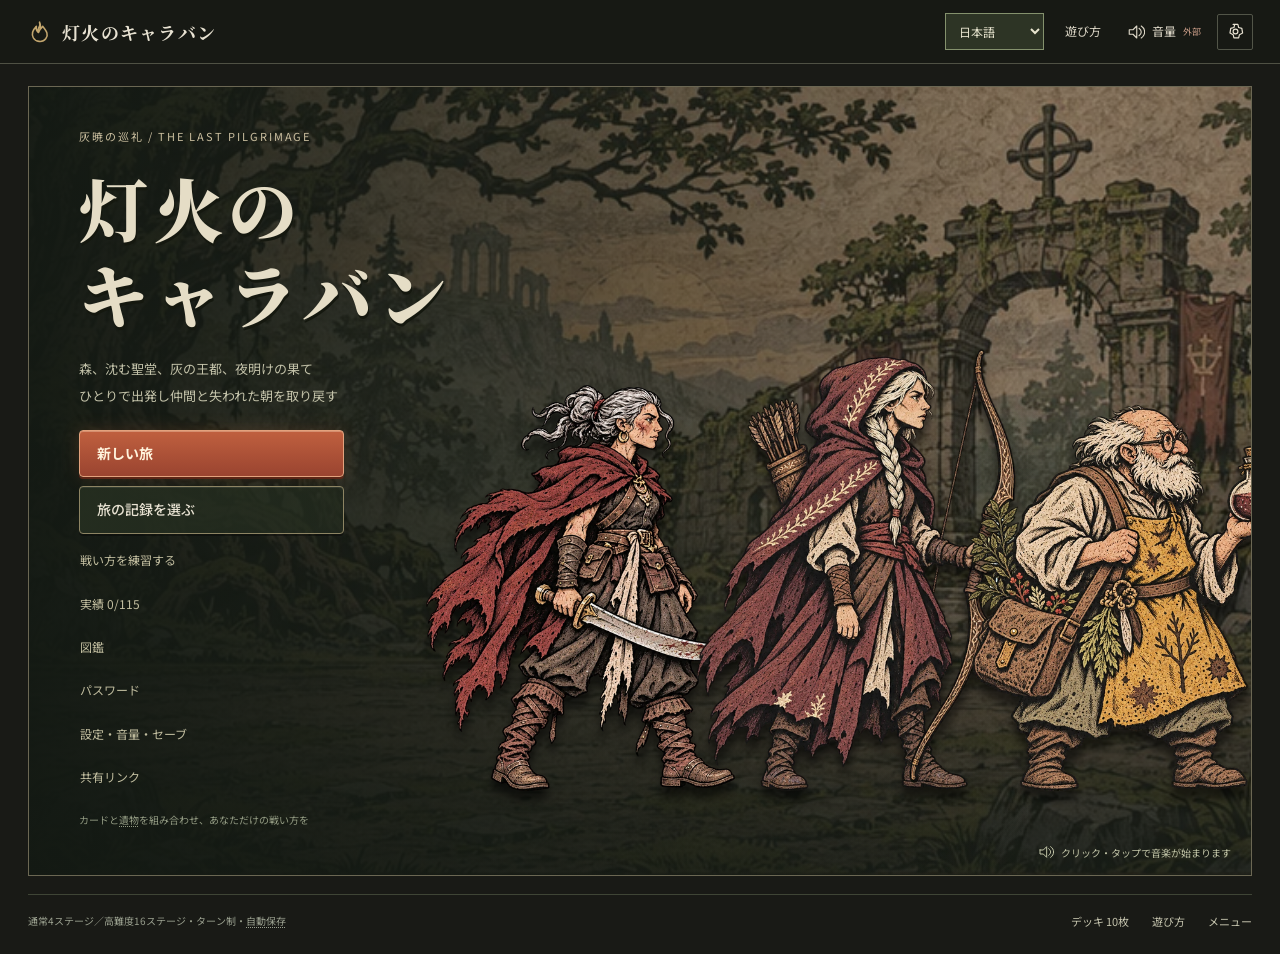
<file: game/index.html>
<!doctype html>
<html lang="ja"><head><meta charset="UTF-8"><meta name="viewport" content="width=device-width,initial-scale=1,viewport-fit=cover"><meta name="theme-color" content="#191a16"><meta name="description" content="夜に沈んだ世界へ最後の灯を運ぶ。敵の意図を読み、3人の旅人と進む戦略型ローグライク。"><title>灯火のキャラバン — 灰暁の巡礼</title><link rel="stylesheet" href="style.css?v=53"><link id="mobile-layout-style" rel="stylesheet" href="mobile-current.css?v=53"><link rel="stylesheet" href="boss-combat.css?v=53"><link rel="stylesheet" href="encyclopedia.css?v=53"><link rel="stylesheet" href="polish.css?v=53"></head><body><div id="app"></div><div id="modal-root"></div><div id="toast" role="status"></div><div id="announcer" class="sr-only" aria-live="polite"></div><script type="module" src="game-loader.js?v=53"></script></body></html>
</file>
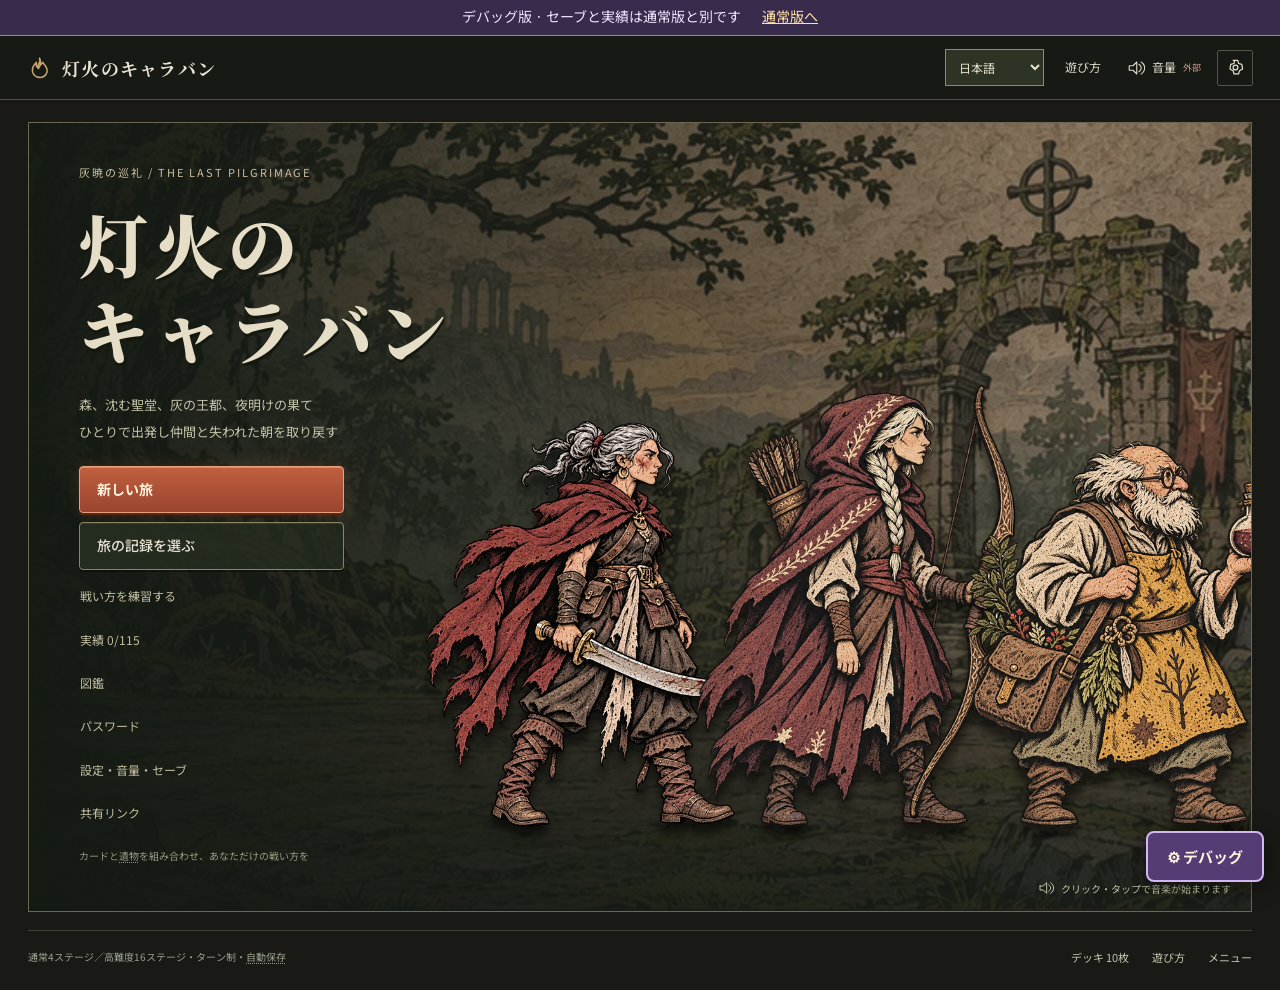
<file: game/debug/index.html>
<!doctype html>
<html lang="ja"><head><meta charset="UTF-8"><base href="../"><meta name="robots" content="noindex,nofollow"><meta name="viewport" content="width=device-width,initial-scale=1,viewport-fit=cover"><meta name="theme-color" content="#191a16"><meta name="description" content="夜に沈んだ世界へ最後の灯を運ぶ。敵の意図を読み、3人の旅人と進む戦略型ローグライク。"><title>灯火のキャラバン — デバッグ版</title><link rel="stylesheet" href="style.css?v=53"><link id="mobile-layout-style" rel="stylesheet" href="mobile-current.css?v=53"><link rel="stylesheet" href="boss-combat.css?v=53"><link rel="stylesheet" href="encyclopedia.css?v=53"><link rel="stylesheet" href="polish.css?v=53"></head><body><div id="app"></div><div id="modal-root"></div><div id="toast" role="status"></div><div id="announcer" class="sr-only" aria-live="polite"></div><script type="module" src="game-loader.js?v=53"></script></body></html>
</file>
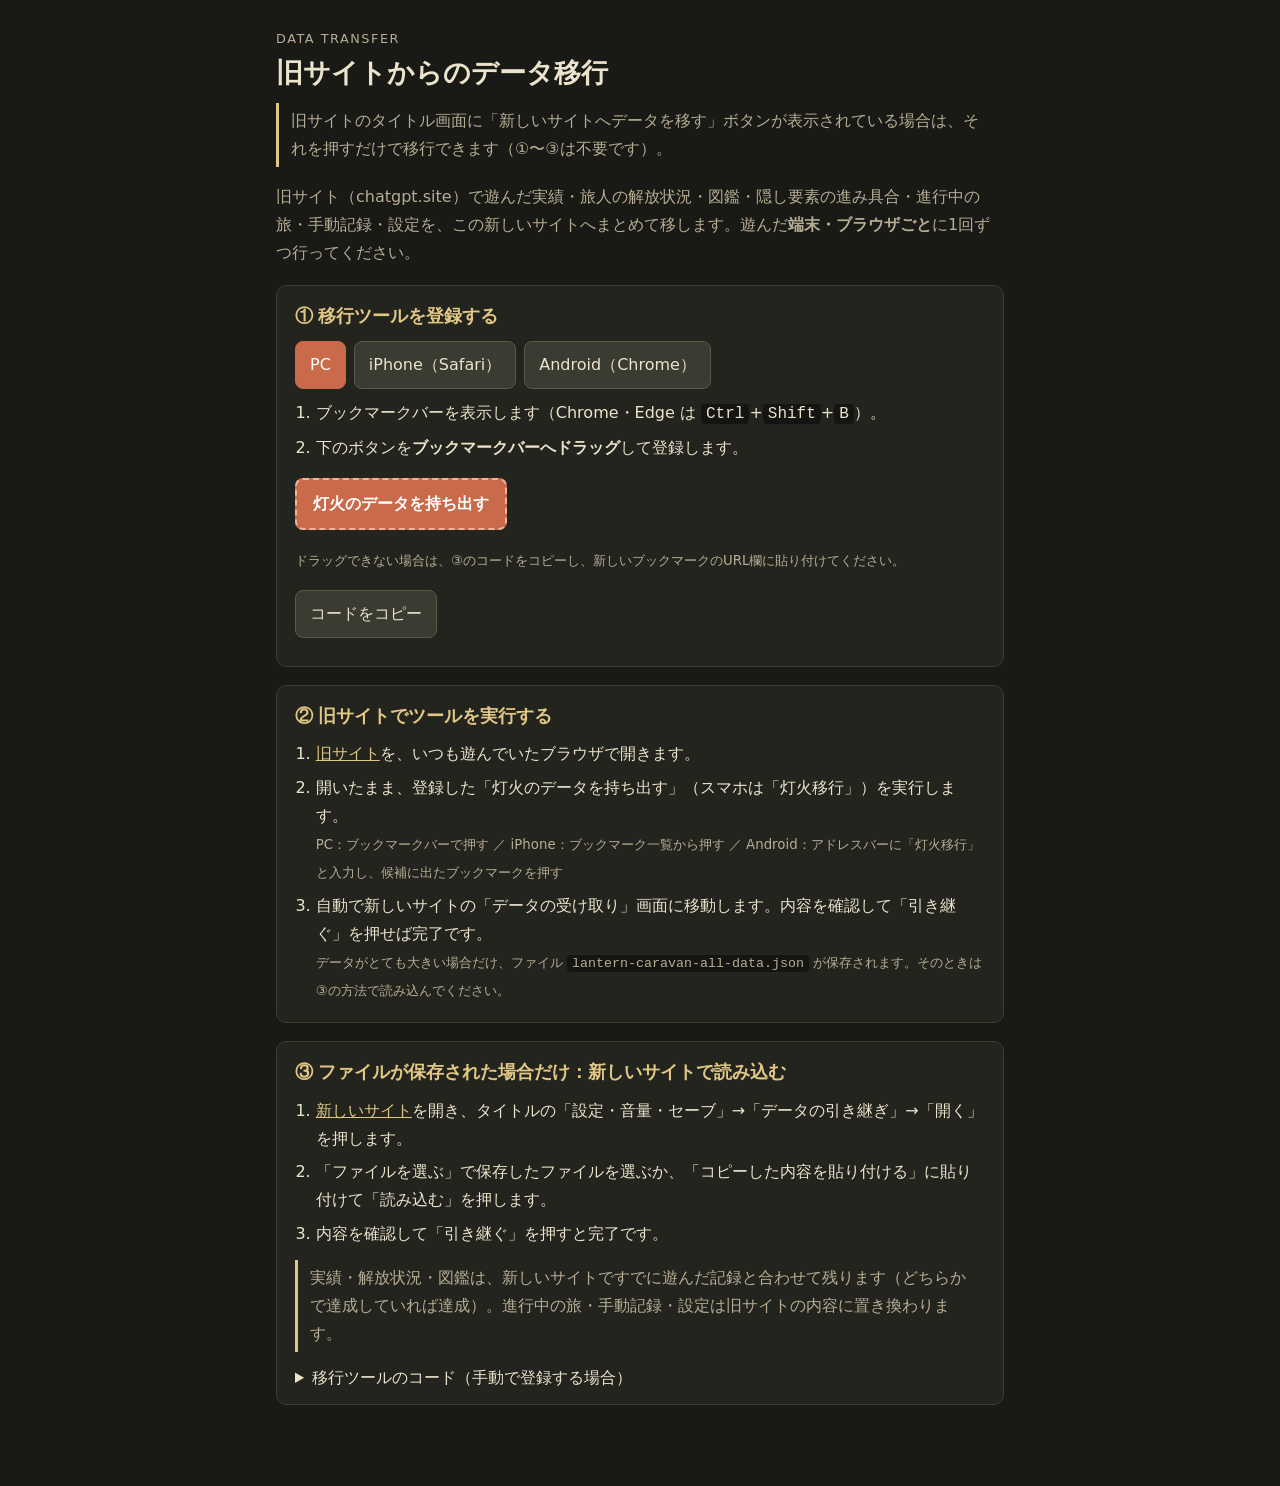
<file: game/migrate.html>
<!doctype html>
<html lang="ja"><head><meta charset="UTF-8"><meta name="viewport" content="width=device-width,initial-scale=1,viewport-fit=cover"><meta name="theme-color" content="#191a16"><title>データ移行ガイド — 灯火のキャラバン</title>
<style>
:root{--bg:#191a16;--panel:#23241e;--line:#3d3d31;--ink:#ece3cc;--muted:#b7ad94;--accent:#c96a4a;--gold:#e1c785}
*{box-sizing:border-box}body{margin:0;background:var(--bg);color:var(--ink);font:16px/1.75 "Noto Sans JP",system-ui,sans-serif}
main{max-width:760px;margin:0 auto;padding:28px 16px 64px}h1{font:700 1.7rem/1.3 "Noto Serif JP",serif;margin:.2em 0 .4em}h2{font:700 1.15rem/1.4 "Noto Serif JP",serif;color:var(--gold);margin:0 0 .6em}
.eyebrow{color:var(--muted);font-size:.8rem;letter-spacing:.12em}.lead{color:var(--muted)}
section{background:var(--panel);border:1px solid var(--line);border-radius:10px;padding:18px 18px 12px;margin:18px 0}
ol{padding-left:1.3em;margin:.4em 0}li{margin:.35em 0}small{color:var(--muted)}
.tool{display:inline-block;background:var(--accent);color:#fff;font-weight:700;padding:10px 16px;border-radius:8px;text-decoration:none;cursor:grab;border:2px dashed #f1b49d}
button{font:inherit;background:#3a3b31;color:var(--ink);border:1px solid #5a5a48;border-radius:8px;padding:9px 14px;cursor:pointer}button:hover{background:#45463a}
textarea{width:100%;min-height:84px;background:#141510;color:var(--muted);border:1px solid var(--line);border-radius:8px;padding:8px;font:12px/1.5 ui-monospace,monospace;word-break:break-all}
.tabs{display:flex;gap:8px;flex-wrap:wrap;margin:10px 0}.tabs button[aria-selected="true"]{background:var(--accent);border-color:var(--accent);color:#fff}
.note{border-left:3px solid var(--gold);padding:4px 12px;color:var(--muted);margin:12px 0}a{color:var(--gold)}code{background:#141510;padding:1px 5px;border-radius:4px}
[hidden]{display:none!important}
</style></head><body><main>
<div class="eyebrow">DATA TRANSFER</div>
<h1>旧サイトからのデータ移行</h1>
<p class="note">旧サイトのタイトル画面に「新しいサイトへデータを移す」ボタンが表示されている場合は、それを押すだけで移行できます（①〜③は不要です）。</p>
<p class="lead">旧サイト（chatgpt.site）で遊んだ実績・旅人の解放状況・図鑑・隠し要素の進み具合・進行中の旅・手動記録・設定を、この新しいサイトへまとめて移します。遊んだ<b>端末・ブラウザごと</b>に1回ずつ行ってください。</p>

<section>
<h2>① 移行ツールを登録する</h2>
<div class="tabs" role="tablist"><button role="tab" data-tab="pc" aria-selected="true">PC</button><button role="tab" data-tab="iphone" aria-selected="false">iPhone（Safari）</button><button role="tab" data-tab="android" aria-selected="false">Android（Chrome）</button></div>
<div data-panel="pc"><ol><li>ブックマークバーを表示します（Chrome・Edge は <code>Ctrl</code>+<code>Shift</code>+<code>B</code>）。</li><li>下のボタンを<b>ブックマークバーへドラッグ</b>して登録します。</li></ol><p><a class="tool" id="tool-link" href="#">灯火のデータを持ち出す</a></p><small>ドラッグできない場合は、③のコードをコピーし、新しいブックマークのURL欄に貼り付けてください。</small></div>
<div data-panel="iphone" hidden><ol><li>下の「コードをコピー」を押します。</li><li>このページを共有ボタン →「ブックマークを追加」で保存します。名前は「灯火移行」にします。</li><li>ブックマーク一覧で「灯火移行」を長押し →「編集」を開き、<b>URL欄を全部消してコピーしたコードを貼り付け</b>て保存します。</li></ol></div>
<div data-panel="android" hidden><ol><li>下の「コードをコピー」を押します。</li><li>メニュー（︙）→ ☆ でこのページをブックマークし、「編集」を押します。</li><li>名前を「灯火移行」に変え、<b>URL欄を全部消してコピーしたコードを貼り付け</b>て保存します。</li></ol></div>
<p><button id="copy-code">コードをコピー</button> <small id="copy-status"></small></p>
</section>

<section>
<h2>② 旧サイトでツールを実行する</h2>
<ol><li><a href="https://lantern-caravan-yoru.fernycarat8.chatgpt.site/" target="_blank" rel="noopener">旧サイト</a>を、いつも遊んでいたブラウザで開きます。</li>
<li>開いたまま、登録した「灯火のデータを持ち出す」（スマホは「灯火移行」）を実行します。<br><small>PC：ブックマークバーで押す ／ iPhone：ブックマーク一覧から押す ／ Android：アドレスバーに「灯火移行」と入力し、候補に出たブックマークを押す</small></li>
<li>自動で新しいサイトの「データの受け取り」画面に移動します。内容を確認して「引き継ぐ」を押せば完了です。<br><small>データがとても大きい場合だけ、ファイル <code>lantern-caravan-all-data.json</code> が保存されます。そのときは③の方法で読み込んでください。</small></li></ol>
</section>

<section>
<h2>③ ファイルが保存された場合だけ：新しいサイトで読み込む</h2>
<ol><li><a href="./">新しいサイト</a>を開き、タイトルの「設定・音量・セーブ」→「データの引き継ぎ」→「開く」を押します。</li>
<li>「ファイルを選ぶ」で保存したファイルを選ぶか、「コピーした内容を貼り付ける」に貼り付けて「読み込む」を押します。</li>
<li>内容を確認して「引き継ぐ」を押すと完了です。</li></ol>
<div class="note">実績・解放状況・図鑑は、新しいサイトですでに遊んだ記録と合わせて残ります（どちらかで達成していれば達成）。進行中の旅・手動記録・設定は旧サイトの内容に置き換わります。</div>
<details><summary>移行ツールのコード（手動で登録する場合）</summary><textarea id="code" readonly></textarea></details>
</section>
</main>
<script>
const CODE="javascript:(async()=>{try{const d={};for(let i=0;i<localStorage.length;i++){const k=localStorage.key(i);if(k&&k.startsWith('lantern')&&k!=='lantern:balance-draft')d[k]=localStorage.getItem(k)}const n=Object.keys(d).length;if(!n){alert('このページには灯火のキャラバンのデータがありません。旧サイトを開いた状態で実行してください。');return}const j=JSON.stringify({format:'lantern-backup',version:1,exportedAt:Date.now(),origin:location.origin,data:d});const U='https://minn0315.github.io/lantern-caravan/';let p='j.'+encodeURIComponent(j);if(window.CompressionStream){const b=new Uint8Array(await new Response(new Blob([j]).stream().pipeThrough(new CompressionStream('gzip'))).arrayBuffer());let s='';for(let i=0;i<b.length;i+=32768)s+=String.fromCharCode.apply(null,b.subarray(i,i+32768));p='g.'+btoa(s).replace(/\\+/g,'-').replace(/\\//g,'_').replace(/=+$/,'')}if(p.length<=1500000){location.href=U+'receive.html#data='+p;return}const a=document.createElement('a');a.href=URL.createObjectURL(new Blob([j],{type:'application/json'}));a.download='lantern-caravan-all-data.json';document.body.appendChild(a);a.click();a.remove();alert('データが大きいためファイル（lantern-caravan-all-data.json）に保存しました。新しいサイトの「データの引き継ぎ」で読み込んでください。')}catch(e){alert('書き出しに失敗しました：'+e.message)}})()";
document.getElementById('tool-link').href=CODE;
document.getElementById('tool-link').addEventListener('click',e=>{e.preventDefault();alert('このボタンはブックマークバーへドラッグして登録してください。旧サイトを開いた状態で実行します。')});
document.getElementById('code').value=CODE;
document.getElementById('copy-code').addEventListener('click',async()=>{const s=document.getElementById('copy-status');try{await navigator.clipboard.writeText(CODE);s.textContent='コピーしました'}catch{const t=document.getElementById('code');t.closest('details').open=true;t.select();s.textContent='下の欄を長押しして全選択→コピーしてください'}});
for(const tab of document.querySelectorAll('[data-tab]'))tab.addEventListener('click',()=>{for(const t of document.querySelectorAll('[data-tab]'))t.setAttribute('aria-selected',String(t===tab));for(const p of document.querySelectorAll('[data-panel]'))p.hidden=p.dataset.panel!==tab.dataset.tab});
if(/iPhone|iPad/.test(navigator.userAgent))document.querySelector('[data-tab="iphone"]').click();else if(/Android/.test(navigator.userAgent))document.querySelector('[data-tab="android"]').click();
</script>
</body></html>
</file>
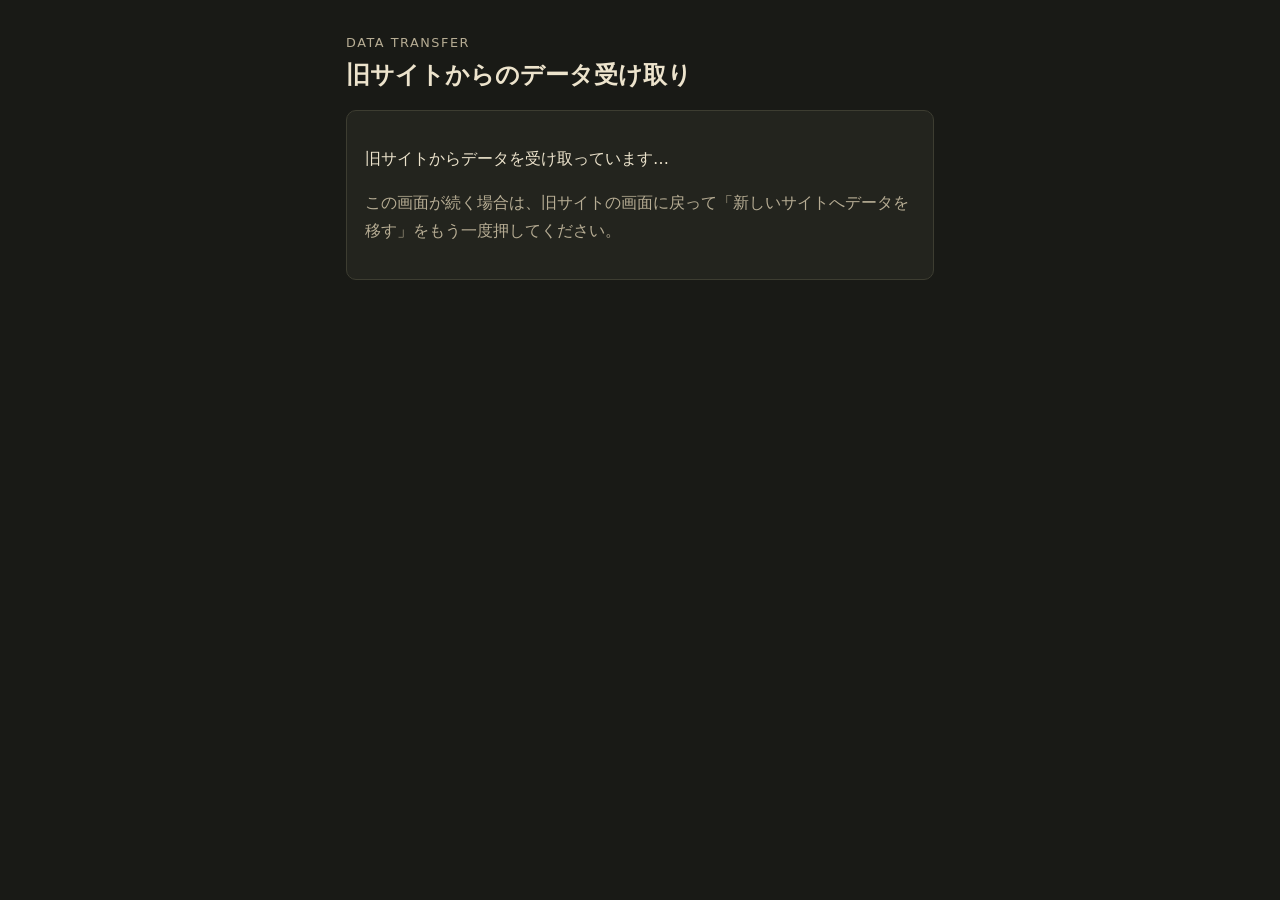
<file: game/receive.html>
<!doctype html>
<html lang="ja"><head><meta charset="UTF-8"><meta name="viewport" content="width=device-width,initial-scale=1,viewport-fit=cover"><meta name="theme-color" content="#191a16"><meta name="robots" content="noindex"><title>データの受け取り — 灯火のキャラバン</title>
<style>
:root{--bg:#191a16;--panel:#23241e;--line:#3d3d31;--ink:#ece3cc;--muted:#b7ad94;--accent:#c96a4a;--gold:#e1c785}
*{box-sizing:border-box}body{margin:0;background:var(--bg);color:var(--ink);font:16px/1.75 "Noto Sans JP",system-ui,sans-serif}
main{max-width:620px;margin:0 auto;padding:32px 16px 64px}h1{font:700 1.5rem/1.35 "Noto Serif JP",serif;margin:.2em 0 .5em}.eyebrow{color:var(--muted);font-size:.8rem;letter-spacing:.12em}
section{background:var(--panel);border:1px solid var(--line);border-radius:10px;padding:18px;margin:18px 0}ul{padding-left:1.2em;margin:.4em 0}li{margin:.25em 0}
.actions{display:flex;gap:10px;flex-wrap:wrap;margin-top:14px}button,a.btn{font:inherit;border-radius:8px;padding:11px 18px;cursor:pointer;text-decoration:none;display:inline-block}
.primary{background:var(--accent);color:#fff;border:1px solid var(--accent);font-weight:700}.ghost{background:#3a3b31;color:var(--ink);border:1px solid #5a5a48}
.muted{color:var(--muted)}.error{color:#f0a08a}[hidden]{display:none!important}
</style></head><body><main>
<div class="eyebrow">DATA TRANSFER</div>
<h1>旧サイトからのデータ受け取り</h1>
<section id="waiting"><p>旧サイトからデータを受け取っています…</p><p class="muted">この画面が続く場合は、旧サイトの画面に戻って「新しいサイトへデータを移す」をもう一度押してください。</p></section>
<section id="confirm" hidden><p><b>この内容を引き継ぎますか？</b></p><ul id="summary"></ul><p class="muted">実績・解放状況・図鑑は、このサイトの記録と合わせて残ります（どちらかで達成していれば達成）。進行中の旅・手動記録・設定は旧サイトの内容に置き換わります。</p><div class="actions"><button class="primary" id="apply">引き継ぐ</button><a class="btn ghost go-game" href="./">引き継がずにゲームへ</a></div></section>
<section id="done" hidden><p><b>引き継ぎが完了しました。</b></p><p class="muted">まもなくゲームを開きます。</p><div class="actions"><a class="btn primary go-game" href="./">ゲームを開く</a></div></section>
<section id="failed" hidden><p class="error" id="error"></p><div class="actions"><a class="btn ghost" href="migrate.html">手動で移行する方法</a><a class="btn ghost go-game" href="./">ゲームへ</a></div></section>
</main>
<script type="module">
import {parseBackup,summarizeBackup,applyBackup} from './data-transfer.js?v=53';
const OLD_ORIGINS=['https://lantern-caravan-yoru.fernycarat8.chatgpt.site'];
if(location.hostname==='localhost')OLD_ORIGINS.push('http://localhost:8765'); // ローカル検証用
const BUILD='v=53';
// 配信側に古い版が残っていても必ず最新版を開く：version.json を毎回別URLで確かめ、版番号つきURLへ移動する
async function latestBuild(){try{const r=await fetch('version.json?t='+Date.now(),{cache:'no-store',signal:AbortSignal.timeout(5000)});if(r.ok)return (await r.json()).build||''}catch{}return ''}
async function gameUrl(){const b=await latestBuild();return './?build='+(b?b.replace('v=',''):'latest')+'&t='+Date.now().toString(36)}
async function openGame(){location.replace(await gameUrl())}
document.addEventListener('click',ev=>{const a=ev.target.closest?.('a.go-game');if(!a)return;ev.preventDefault();openGame()});
const $=id=>document.getElementById(id),show=id=>{for(const s of ['waiting','confirm','done','failed'])$(s).hidden=s!==id};
let backup=null,received=false;
function receive(text){if(received)return;received=true;try{backup=parseBackup(text);const s=summarizeBackup(backup);$('summary').innerHTML=[`実績：${s.achievements}個`,`迎えた旅人：${s.travelers}人 ／ 通算勝利：${s.wins}`,`進行中の旅：${s.run?`第${s.run.chapter}ステージ・${s.run.step}地点目`:'なし'}`,`手動記録：${s.manualSlots}件 ／ 設定：${s.settings?'あり':'なし'} ／ デバッグ版：${s.debug?'あり':'なし'}`].map(t=>`<li>${t}</li>`).join('');show('confirm')}catch(e){$('error').textContent=e.message;show('failed')}}
$('apply').addEventListener('click',()=>{try{applyBackup(backup,localStorage);show('done');setTimeout(openGame,1500)}catch(e){$('error').textContent='引き継ぎに失敗しました：'+e.message;show('failed')}});
// ① 旧サイトから別タブで開かれた場合：postMessage で受け取る（データ量の制限なし）
addEventListener('message',ev=>{if(!OLD_ORIGINS.includes(ev.origin)||ev.data?.type!=='lantern-backup'||typeof ev.data.payload!=='string')return;ev.source?.postMessage?.({type:'lantern-migrate-received'},ev.origin);receive(ev.data.payload)});
if(window.opener){const ping=()=>{if(received)return;for(const origin of OLD_ORIGINS){try{window.opener.postMessage({type:'lantern-migrate-ready'},origin)}catch{}}};ping();const timer=setInterval(()=>{if(received)clearInterval(timer);else ping()},400)}
// ② 同じタブで移動してきた場合：URLの # 以降で受け取る（サーバーには送信されません）
const self=await latestBuild();
if(self&&self!==BUILD&&!new URLSearchParams(location.search).has('r')){location.replace('receive.html?r='+self.replace('v=','')+'-'+Date.now().toString(36)+location.hash);await new Promise(()=>{})}
const hash=location.hash.startsWith('#data=')?location.hash.slice(6):'';
async function unpack(packed){
 if(packed.startsWith('j.'))return decodeURIComponent(packed.slice(2));
 if(!packed.startsWith('g.'))return decodeURIComponent(packed);
 const b64=packed.slice(2).replace(/-/g,'+').replace(/_/g,'/'),bin=atob(b64+'==='.slice((b64.length+3)%4)),bytes=Uint8Array.from(bin,c=>c.charCodeAt(0));
 return await new Response(new Blob([bytes]).stream().pipeThrough(new DecompressionStream('gzip'))).text();
}
if(hash){history.replaceState(null,'',location.pathname);unpack(hash).then(receive).catch(()=>{$('error').textContent='データを読み取れませんでした。お手数ですが手動で移行してください。';show('failed')})}
else if(!window.opener)setTimeout(()=>{if(!received){$('error').textContent='旧サイトからのデータが届きませんでした。';show('failed')}},1500);
</script>
</body></html>
</file>
<file: game/style.css>
@import url('https://fonts.googleapis.com/css2?family=Noto+Sans+JP:wght@400;500;600;700&family=Noto+Serif+JP:wght@500;600;700;900&display=swap');
:root{color-scheme:dark;--bg:#191a16;--panel:#23251f;--line:#494b40;--text:#e8e2d2;--muted:#b7b6a7;--paper:#ded4bc;--ink:#292a22;--red:#bd644d;--green:#91a477;--gold:#d3bb80;--lilac:#b6a5b7;--serif:'Noto Serif JP',serif;--sans:'Noto Sans JP',sans-serif}*{box-sizing:border-box}body{margin:0;background:var(--bg);color:var(--text);font:15px/1.7 var(--sans);min-width:320px}button,input,select{font:inherit}button{color:inherit;background:none;border:0;cursor:pointer;touch-action:manipulation}button:disabled{cursor:not-allowed;opacity:.45}button:focus-visible,summary:focus-visible,input:focus-visible{outline:3px solid #d4bd8b;outline-offset:4px}svg{vertical-align:middle;flex-shrink:0}h1,h2,h3,p{margin:0}h1,h2{font-family:var(--serif);font-weight:700}a{color:var(--gold)}.sr-only{position:absolute;width:1px;height:1px;overflow:hidden;clip:rect(0,0,0,0);white-space:nowrap}.ink-sprite,.ink-portrait{width:100%;height:100%;display:block}.world-art{width:100%;height:100%;object-fit:cover;display:block;user-select:none}.btn{display:inline-flex;justify-content:center;align-items:center;gap:10px;min-height:44px;padding:10px 18px;border:1px solid #6e7060;background:#303329;color:var(--text);font-size:13px;font-weight:500;border-radius:2px}.btn:hover:not(:disabled){background:#404438;border-color:#b6b298}.btn.primary{background:#a64f3a;color:#fff3dc;border:1px solid #cb886b;font-weight:700}.btn.primary:hover:not(:disabled){background:#bd6148}.btn.large{font-size:15px;min-height:49px;padding:12px 25px}.btn.full{width:100%}.text-button{font-size:12px;color:#d8c89d;padding:5px 0;text-decoration:underline;text-underline-offset:4px}.icon-btn{height:36px;width:36px;display:grid;place-items:center;border:1px solid #525548;border-radius:2px}.header-button{display:flex;gap:7px;align-items:center;min-height:38px;padding:5px 10px;font-size:12px;color:#ded8c8}.header-button:hover{background:#383b30}.header-button i{font-style:normal;font-size:9px;color:#c79b86}.app-header{height:64px;display:flex;align-items:center;justify-content:space-between;gap:22px;padding:0 27px;background:#171914;border-bottom:1px solid #4f5144}.brand{display:flex;align-items:center;gap:10px;padding:0;white-space:nowrap}.brand>svg{color:#c3a66e}.brand strong{font:700 18px var(--serif);letter-spacing:.07em}.hud-resources{display:flex;gap:26px;align-items:center}.hud-item{display:flex;align-items:center;gap:7px;font-size:12px;padding:4px 0;color:#c8bea4;white-space:nowrap}.hud-item>span{display:flex;align-items:baseline;gap:8px}.hud-item b{font:600 22px Georgia,serif;color:#e9e0c9}.hud-item small{font-size:10px;color:#a7aa98;margin-left:-4px}.header-actions{display:flex;gap:6px;align-items:center}.save-label{font-size:10px;color:#a4aa95;margin-right:8px;white-space:nowrap}.shell{max-width:1510px;margin:auto;padding:22px 28px 18px}.journey-heading{display:flex;justify-content:space-between;align-items:center;gap:20px;margin:1px 0 20px}.eyebrow{display:block;font-size:10px;letter-spacing:.14em;color:#c1b38f;margin-bottom:5px}.journey-heading h1{font-size:26px;letter-spacing:.08em}.chapter-track{display:flex;gap:6px;align-items:center}.chapter-chip{height:26px;width:26px;border:1px solid #646754;display:grid;place-items:center;color:#9fa18d;font:13px Georgia}.chapter-chip.active{border-color:#c3b389;color:#e1cfa5;background:#63523a55}.chapter-chip.done{color:#b0c294}.chapter-distance{font-size:11px;color:#b1b39f;margin-left:12px}.layout{display:grid;grid-template-columns:minmax(0,1fr) 246px;gap:24px}.combat-layout,.title-layout{display:block}.main-content{min-width:0}.panel{border:1px solid var(--line);background:#23261f;border-radius:2px}.section-title{display:flex;justify-content:space-between;align-items:center;border-bottom:1px solid #454b3c;padding:13px 0}.section-title h2{font:600 14px var(--sans);letter-spacing:.07em}.section-title>small{font-size:10px;color:var(--muted)}.side{display:flex;flex-direction:column;gap:20px;border-left:1px solid #464c3b;padding-left:20px}.party-panel>.btn{font-size:12px;margin-top:8px}.party-panel>.btn>span{margin-left:auto;font-size:10px;color:#b8bea8}.hero-row{display:flex;align-items:center;gap:11px;padding:14px 0;border-bottom:1px solid #3d4334}.portrait{width:46px;height:57px;flex-shrink:0;display:block;background:#bfb399;overflow:hidden;border:1px solid #797b63}.hero-info{flex:1;min-width:0}.hero-info h3{font:600 14px var(--sans);display:flex;align-items:center;gap:9px}.hero-info h3 span{font:9px var(--sans);color:#a8b097}.hp-caption{display:flex;align-items:center;justify-content:space-between;font-size:9px;color:#b0b69f;margin:6px 0 4px}.hp-caption b{font-size:11px;color:#e1e0cf;font-weight:500}.hp-bar{height:8px;background:#141a11;border:1px solid #585e47;position:relative;overflow:hidden;display:block;border-radius:0}.hp-bar>i{display:block;height:100%;background:#8f9d70;transition:width .25s ease-out}.hp-bar>em{height:100%;position:absolute;top:0;background:repeating-linear-gradient(125deg,#cb8f72,#cb8f72 3px,#8f5541 3px,#8f5541 6px)}.relics{display:grid;gap:3px;padding-top:8px}.relic{display:flex;align-items:center;gap:9px;font-size:11px;padding:9px 0;text-align:left;color:#c9b988}.relic:hover{color:#efe5c6}.deck-button{display:flex;gap:13px;align-items:center;text-align:left;padding:16px 0;border-top:1px solid #4b5140;border-bottom:1px solid #4b5140;color:#d6ceaf}.deck-button>span{flex:1}.deck-button strong{display:block;font-size:13px}.deck-button small{display:block;font-size:10px;color:#aeb29c;margin-top:4px}.footer{display:flex;align-items:center;justify-content:space-between;gap:20px;font-size:10px;color:#999f8e;margin-top:23px;padding:12px 0 0;border-top:1px solid #3f4536}.footer nav{display:flex;gap:23px}.footer button{font-size:11px;color:#c5c4ae;padding:5px 0}.footer button:hover{color:#eee0b4}.title-screen{min-height:635px;position:relative;overflow:hidden;border:1px solid #6b6753;background:#26281f;isolation:isolate}.title-backdrop{position:absolute;inset:0;z-index:-2}.title-backdrop>.world-art{opacity:.6}.title-backdrop:after{content:'';position:absolute;inset:0;background:linear-gradient(90deg,#131913f5,transparent 83%),linear-gradient(0deg,#131913b8,transparent 60%)}.title-copy{position:relative;z-index:3;padding:45px 50px;max-width:470px}.title-kicker{font-size:11px;color:#c9bd9e;letter-spacing:.18em}.title-copy h1{font:900 76px/1.25 var(--serif);letter-spacing:.08em;margin:17px 0 18px;color:#e5ddc6;text-shadow:1px 3px #15180f}.title-copy p{color:#c3c2a9;font-size:13px;line-height:2.1}.title-menu{display:grid;gap:10px;margin-top:27px;max-width:265px}.title-menu .btn{justify-content:space-between;font-size:14px;min-height:45px;text-align:left;padding:11px 17px}.title-menu>.btn:not(.primary){background:#252e20df;border-color:#81876d}.title-settings{font-size:12px;color:#c1bd9f;text-align:left;padding:7px 1px}.title-settings:hover{color:#eee3c3}.title-copy>small{display:block;font-size:10px;color:#939b83;margin-top:15px}.title-company{position:absolute;right:10px;bottom:40px;width:67%;height:480px;display:flex;align-items:end;pointer-events:none;z-index:1}.title-company>span{height:100%;width:40%;margin-left:-7%;flex-shrink:0}.title-company>span:first-child{margin-left:0}.title-company .ink-sprite{filter:drop-shadow(0 10px 4px #0008)}.title-sound{position:absolute;right:20px;bottom:14px;font-size:10px;color:#c1c4a6;display:flex;gap:7px;align-items:center;z-index:4}.expedition-map{display:grid;grid-template-columns:1fr 1.05fr;gap:22px}.map-sheet{background:#d0c4a8;color:#35372a;border:1px solid #9b9279;position:relative}.map-sheet-heading{display:flex;justify-content:space-between;align-items:center;padding:16px 18px;border-bottom:1px solid #90856b}.map-sheet-heading h2{font:700 18px var(--serif);letter-spacing:.1em}.map-sheet-heading>span{font-size:10px;display:flex;gap:5px;align-items:center}.route-scroll{height:543px;overflow:auto;scrollbar-width:thin;scrollbar-color:#756b55 #cabda2;background-image:radial-gradient(#74695015 .7px,transparent .7px);background-size:7px 8px}.route-svg{display:block;width:100%;max-width:390px;margin:auto}.map-node.available{cursor:pointer}.map-node.available:hover>circle{fill:#fbf0d9;stroke:#462b22}.map-node:focus{outline:none}.map-node:focus>circle{stroke:#111;stroke-width:4}.map-legend{display:flex;flex-wrap:wrap;gap:10px 16px;border-top:1px solid #968971;padding:12px 16px;font-size:10px}.map-legend>span{display:flex;gap:4px;align-items:center}.route-planner{min-width:0}.journey-illustration{height:185px;position:relative;border:1px solid #5a614b;overflow:hidden}.journey-illustration>.world-art{opacity:.65}.travelers{position:absolute;left:25%;right:4%;height:150px;bottom:0;display:flex;align-items:end}.travelers>span{width:40%;height:100%;margin-left:-5%;filter:drop-shadow(0 3px 2px #0009)}.section-heading{display:flex;align-items:center;justify-content:space-between;margin:21px 0 13px;gap:10px}.section-heading h2{font-size:19px}.section-heading>span{display:flex;gap:5px;align-items:center;font-size:10px;color:#c3b18b}.destination-list{display:grid;gap:11px}.destination{display:flex;gap:14px;align-items:center;text-align:left;border:1px solid #555d48;background:#252b20;padding:16px 14px;min-height:124px;position:relative}.destination:hover{border-color:#c1b482;background:#343c2c}.destination>span:nth-child(2){flex:1}.destination-icon{width:34px;flex-shrink:0;color:#c8ba90}.destination small{display:block;font-size:9px;color:#a3ad92;margin-bottom:4px}.destination strong{font:600 15px var(--serif);color:#e5ddc3}.destination p{font-size:11px;line-height:1.8;color:#c0c6ad;margin-top:5px}.destination em{font-size:10px;color:#b4c191;display:block;font-style:normal;margin-top:6px}.destination.elite,.destination.boss{border-left:3px solid #b56a4d}.destination.camp{border-left:3px solid #91a477}.destination>svg:last-child{color:#adb695;flex-shrink:0}.route-note{font-size:10px;color:#a4af96;line-height:1.9;margin:14px 0 0}
/* Flat, readable combat interface. */
.battle-panel{border:1px solid #666c56;background:#1c2118}.battle-titlebar{display:flex;align-items:center;justify-content:space-between;gap:15px;padding:13px 20px;background:#20251c;border-bottom:1px solid #666c56;font-size:12px;color:#bbc2a6}.battle-titlebar>strong{font-size:13px;color:#e4dbbd;font-weight:600}.battle-titlebar>button{font-size:10px;display:flex;align-items:center;gap:5px;color:#b7c19e}.battle-stage{position:relative;isolation:isolate;height:343px;background:#1e241a}.battle-backdrop{position:absolute;inset:0;z-index:-2;overflow:hidden}.battle-backdrop .world-art{opacity:.43;object-position:center 62%}.battle-backdrop:after{content:'';position:absolute;inset:0;background:linear-gradient(0deg,#10190bd9,transparent 65%)}.battlefield{height:100%;display:grid;grid-template-columns:1fr 44px 1fr;gap:15px;align-items:end;padding:20px 36px 30px}.hero-team,.enemy-team{display:flex;align-items:end;justify-content:space-around;gap:20px;min-width:0}.hero-team{flex-direction:row-reverse}.unit{width:170px;max-width:32%;padding:0;display:flex;align-items:center;flex-direction:column;position:relative;border:0;text-align:center;z-index:2;border-radius:0}.unit:disabled{opacity:1;cursor:default}.unit:not(.targetable):not(:disabled){cursor:help}.unit-art{position:relative;display:block;width:100%;height:189px;transform-origin:50% 90%}.unit-art>.ink-sprite{filter:drop-shadow(0 4px 2px #0008);animation:idle-breath 5s ease-in-out infinite}.unit:nth-child(2) .ink-sprite{animation-delay:-2s}.unit:nth-child(3) .ink-sprite{animation-delay:-3.2s}.unit-label{display:flex;align-items:center;justify-content:center;gap:8px;width:100%;min-height:24px;margin-top:5px;text-shadow:0 1px 3px #000}.unit-label>b{font-size:12px;line-height:1.5;font-weight:600}.hero-unit .unit-label>b{font-size:14px}.shield-value{font-size:12px;display:inline-flex;align-items:center;gap:3px;color:#cad6bd}.unit>.hp-bar{width:100%;height:9px;margin-top:6px;border-color:#788264}.enemy-unit>.hp-bar{border-color:#987059;background:#34231d}.enemy-unit>.hp-bar>i{background:#bc7658}.unit-hp{font-size:11px;color:#d8d8c4;margin-top:3px;font-variant-numeric:tabular-nums;text-shadow:0 1px #000}.hero-threat{font-size:10px;line-height:1.7;white-space:nowrap;min-height:25px;padding:3px 7px;color:#b2bfa0;background:#1c2717cc;border:1px solid #5d705044}.hero-threat.danger{color:#f2c5af;background:#592e22d9;border-color:#ac745b}.hero-threat.protected{color:#d1e3bc;border-color:#a2bc83}.intent{display:flex;align-items:center;justify-content:center;gap:10px;background:#e0d4b8;color:#372a20;min-height:35px;min-width:96px;border:2px solid #3b3424;padding:4px 10px;box-shadow:1px 2px #10180b;text-shadow:none;white-space:nowrap;position:relative;margin-bottom:-2px;z-index:3}.intent>span{display:flex;gap:5px;align-items:center}.intent b{font:700 21px/1 Georgia,serif;color:#9d422e}.intent em{font:600 12px var(--sans);font-style:normal}.intent.defensive{background:#c4d0ae;color:#2b3a24}.intent.defensive b{color:#394b2b}.battle-divider{align-self:center;text-align:center;color:#a6af8a;font:30px var(--serif);opacity:.4}.statuses{position:absolute;bottom:-22px;min-height:17px;left:0;right:0;display:flex;gap:6px;justify-content:center;font-size:10px}.statuses>span{color:#d0dfaf;background:#26351ccc;padding:0 6px;border:1px solid #889b68}.statuses>span+span{background:#553b24cc;color:#e1bd89;border-color:#9d784f}.boss-unit{width:235px;max-width:75%}.boss-unit .unit-art{height:220px}.unit.fallen .unit-art{opacity:.25;filter:grayscale(1);transform:translateY(8px) rotate(-6deg)}.unit.fallen .ink-sprite{animation:none}.unit.fallen .intent{visibility:hidden}.unit.fallen .unit-label,.unit.fallen>.hp-bar,.unit.fallen .hero-threat{opacity:.5}.unit.targetable{outline:2px solid #b0c78d;outline-offset:7px;background:#92b06b10;cursor:crosshair!important}.enemy-unit.targetable{outline-color:#e2a184;background:#c15a3b0c}.unit.targetable:hover{outline-width:3px;outline-color:#fff0c5}.target-tag{display:flex;align-items:center;justify-content:center;gap:7px;position:absolute;left:50%;top:42%;transform:translateX(-50%);padding:6px 9px;background:#d5dfbf;color:#273020;border:2px solid #4d6738;font-size:12px;white-space:nowrap;pointer-events:none;z-index:8;box-shadow:0 2px #1118}.target-tag.enemy-target{background:#e7d2b8;color:#733b29;border-color:#a35c40;flex-direction:column;gap:1px;font-size:13px}.target-tag small{font-size:10px;color:#654b37}.target-tag>b{font-weight:700}.battle-command{display:flex;align-items:center;justify-content:space-between;gap:20px;padding:14px 24px;background:#232b1e;border-top:1px solid #687154}.energy{display:flex;align-items:center;gap:12px;min-width:170px}.energy-value{width:47px;height:47px;display:grid;place-items:center;background:#d6c7a5;border:2px solid #8d856a;color:#2c3024;font:700 29px Georgia}.energy>span>b{font-size:14px;display:block;font-weight:600}.energy small{font-size:10px;color:#a8b697;display:block;margin-top:3px}.link-meter{display:flex;align-items:center;gap:20px;text-align:left}.link-meter b{display:block;font-size:12px;font-weight:500}.link-meter small{display:block;font-size:10px;color:#adb99b;margin-top:4px}.link-members{display:flex;gap:5px}.link-members>i{font-style:normal;font-size:10px;display:grid;place-items:center;min-width:36px;height:31px;border:1px solid #69735c;background:#323b29;color:#a4af91}.link-members>i.on{background:#d1d8b7;border-color:#edf0cf;color:#344027}.link-meter.linked b{color:#e2d3a2}.end-turn{min-width:180px;display:grid;grid-template-columns:1fr auto;gap:1px 14px;min-height:49px;font-size:14px;text-align:left;padding:10px 16px}.end-turn>small{grid-column:1/-1;font-size:9px;font-weight:400;opacity:.8}.end-turn.recommended:not(:disabled){outline:1px solid #d1b88c;outline-offset:3px}.hand-area{margin-top:19px}.hand-heading{display:flex;align-items:center;gap:15px;justify-content:space-between;padding-bottom:11px}.hand-heading h2{font:600 15px var(--sans)}.hand-heading h2>span{font-size:11px;margin-left:7px;font-weight:400;color:#a7b294}.hand-instruction{font-size:10px;color:#a1ad8e}.hand-heading>div{display:flex;align-items:center;gap:9px;margin-left:auto}.hand-heading button{font-size:11px;color:#c3ccb1;display:flex;align-items:center;gap:5px;padding:4px 5px}.hand-heading button:hover{background:#343e2b}.selection-tray{font-size:12px;padding:9px 13px;border-left:3px solid #717d5c;background:#242d1d;color:#bac5a7;margin-bottom:12px;min-height:40px;display:flex;align-items:center;justify-content:space-between;gap:15px}.selection-tray.active{background:#3b3526;border-color:#c09368;color:#e3d5b5}.selection-tray b{font-size:13px;color:#e9dbbb}.selection-tray small{display:inline;margin-left:15px;font-size:11px;color:#c4c2a8}.selection-tray>div{display:flex;gap:15px;align-items:center}.selection-tray .btn{font-size:12px;min-height:34px;padding:7px 14px}.selection-tray .text-button{font-size:11px;white-space:nowrap}.hand{display:flex;gap:13px;overflow-x:auto;overflow-y:hidden;scrollbar-width:thin;scrollbar-color:#8e9074 #20281b;padding:7px 3px 16px}.card{--owner:#5e7250;position:relative;flex:1 0 166px;max-width:216px;height:255px;padding:12px 12px 0;display:flex;align-items:stretch;flex-direction:column;text-align:left;background-color:var(--paper);background-image:radial-gradient(#8b795014 .7px,transparent .7px);background-size:5px 6px;color:var(--ink);border:2px solid #796d53;border-radius:3px;box-shadow:2px 4px #090d07a8;transition:transform .13s,border-color .13s;cursor:pointer;overflow:hidden}.card.actor1{--owner:#6f5e71}.card.actor2{--owner:#94723c}.card:hover:not(:disabled){transform:translateY(-5px);border-color:#f3e5be}.card.selected{transform:translateY(-5px);border-color:#d18b68;outline:2px solid #9c5038;outline-offset:0}.card.recommended{outline:2px solid #bbae79;outline-offset:1px}.card.unavailable{opacity:.58;filter:grayscale(.6)}.card-cost{position:absolute;top:7px;left:7px;display:grid;place-items:center;height:34px;width:32px;border:1px solid #080a06;background:#262b20;color:#f4e6bf;font:700 25px Georgia,serif;z-index:2}.card-owner{display:flex;align-items:center;justify-content:space-between;margin:-12px -12px 0;padding:7px 9px 7px 44px;background:var(--owner);color:#f2e9d3;font-size:10px;min-height:34px;white-space:nowrap;gap:4px}.card-owner small{font-size:8px;font-weight:400;color:#e4dcc3}.card-name{display:block;text-align:center;font:700 14px/1.5 var(--serif);margin:12px -2px 3px;white-space:nowrap;color:#24291e;min-height:23px}.card-art{height:65px;display:block;flex-shrink:0;border-bottom:1px solid #8c7e5e66;margin-bottom:9px}.card-art>svg{width:100%;height:100%;display:block}.card-description{display:flex;flex:1;flex-direction:column;gap:5px;font-size:11px;line-height:1.65;color:#4e513f}.card-description>span{display:block}.card-description>.main-effect{font-size:12px;color:#262c1e;font-weight:500}.card-description b{font-size:14px;color:#24271c;font-weight:700}.card-description>.main-effect b{font:700 20px Georgia,serif;margin:0 1px}.card-bottom{display:flex;align-items:center;justify-content:space-between;gap:7px;margin:9px -12px 0;padding:6px 10px;border-top:1px solid #9e917588;background:#c6bca1;color:#4a4b39;min-height:27px;font-size:9px}.card-bottom kbd{font:10px var(--sans)}.empty-hand{width:100%;min-height:170px;display:grid;place-items:center;border:1px dashed #64704f;font-size:13px;color:#b1be9b}.combat-log{border-top:1px solid #49563b;margin-top:7px}.combat-log summary{font-size:11px;padding:12px 0;display:flex;align-items:center;gap:15px;cursor:pointer;list-style:none}.combat-log summary:after{content:'＋';margin-left:auto;font-size:14px}.combat-log[open] summary:after{content:'−'}.combat-log summary>span{font-size:10px;color:#aab497;overflow:hidden;white-space:nowrap;text-overflow:ellipsis;max-width:70%}.combat-log>div{max-height:220px;overflow:auto;padding-bottom:15px}.combat-log p{padding:7px 0;border-bottom:1px solid #3c482f;font-size:12px;color:#b9c4a7}.tutorial-bar{display:flex;align-items:center;gap:15px;padding:15px 18px;border:1px solid #807557;border-left:4px solid #ba6a4d;background:#2e3023;margin-bottom:16px}.guide-avatar{width:47px;height:58px;overflow:hidden;flex-shrink:0;background:#c2b69a;border:1px solid #8e8d6b}.guide-avatar>svg{width:100%;height:100%}.guide-copy{flex:1}.guide-label{font-size:9px;color:#c2b98f;display:flex;align-items:center;gap:13px;margin-bottom:5px}.guide-label>span{font-size:10px;color:#c6c69f}.guide-copy h2{font:600 14px var(--sans);line-height:1.7}.guide-copy p{font-size:11px;line-height:1.9;color:#b8c0a4;margin-top:6px}.guide-actions{display:flex;flex-direction:column;align-items:end;gap:7px}.guide-actions .btn{font-size:10px;max-width:210px;padding:9px 12px}.guide-actions .text-button{font-size:10px}.practice-toolbar{font-size:11px;display:flex;align-items:center;justify-content:space-between;padding:10px 15px;background:#3c3828;border:1px solid #847657;margin-bottom:17px;gap:12px;color:#d1c6a2}.practice-toolbar .text-button{font-size:11px}.battle-banner{position:absolute;left:0;right:0;top:29%;padding:20px 12px;background:#171d13ef;border-block:2px solid #c0b58e;z-index:8;display:flex;align-items:center;flex-direction:column;gap:7px;pointer-events:none;animation:stamp .25s ease-out}.battle-banner strong{font:900 28px var(--serif);letter-spacing:.12em;color:#e3d4b0}.battle-banner>span{font-size:12px;color:#c1c8ab}.battle-banner.link-banner{background:#38261cec;border-color:#b87051}.link-banner strong{color:#edd1ac}.cast-name{position:absolute;left:50%;top:8px;transform:translateX(-50%);z-index:6;background:#22291bf2;border:1px solid #afad85;padding:7px 15px;display:flex;gap:8px;align-items:center;color:#e8d8b3;font:600 14px var(--serif);pointer-events:none;white-space:nowrap}.floating-number{position:absolute;z-index:10;left:50%;top:calc(16% + var(--number-index)*15px);font:900 34px Georgia;color:#f3ddbc;white-space:nowrap;text-shadow:2px 2px #19200e,-1px -1px #19200e;display:flex;align-items:center;gap:4px;animation:float-number .9s ease-out both;pointer-events:none}.floating-number.shield{font:700 21px var(--sans);color:#d6e6bd}.floating-number.heal{color:#cee7a0;font-size:26px}.floating-number.poison{color:#d3d29b;font:700 20px var(--sans)}.hero-unit.is-attacking .unit-art{animation:hero-attack .45s ease-out}.enemy-unit.is-attacking .unit-art{animation:enemy-attack .45s ease-out}.unit.is-hit .unit-art{animation:hit .35s ease-out}.unit.is-hit .unit-art:before{content:'';position:absolute;top:40%;left:5%;width:90%;height:4px;background:#eadab9;transform:rotate(-35deg);z-index:4;animation:slash .35s ease-out}.unit.is-shielded .unit-art:after,.unit.is-healed .unit-art:after{content:'';position:absolute;inset:15% 1% 0;border:2px solid #b6c88a;animation:defend .6s ease-out;pointer-events:none}.unit.is-healed .unit-art:after{border-style:dashed;border-color:#c6d7a1}.resolving .ink-sprite{animation-play-state:paused}.dealing .card{animation:deal .35s ease-out both}.dealing .card:nth-child(2){animation-delay:.04s}.dealing .card:nth-child(3){animation-delay:.08s}.dealing .card:nth-child(4){animation-delay:.12s}.dealing .card:nth-child(5){animation-delay:.16s}.dealing .card:nth-child(6){animation-delay:.2s}
/* Paper menus, rewards and inventory. */
.content-panel{min-height:570px;background:#d2c6a9;color:#292f20;border:1px solid #8c876d;padding:31px 27px 37px;border-radius:1px;background-image:radial-gradient(#88744b12 .6px,transparent .6px);background-size:5px 7px}.content-panel>h2{font-size:28px;text-align:center;letter-spacing:.06em}.content-panel>.eyebrow{color:#75603f;text-align:center;font-size:10px;margin-bottom:8px}.result-crest{height:78px;width:78px;margin:0 auto 18px;display:grid;place-items:center;border:2px solid #625d43;color:#514c34}.result-crest svg{width:43px;height:43px}.intro{font-size:13px;line-height:2;color:#555b42;text-align:center;margin:15px auto 23px;max-width:580px}.intro b{color:#7b3e2e}.option-list{display:grid;gap:12px;max-width:600px;margin:24px auto 0}.option{display:flex;align-items:center;gap:18px;padding:18px 20px;min-height:85px;border:1px solid #77765b;background:#bdb79a;color:#252d1e;text-align:left}.option:hover:not(:disabled){background:#c9c2a6;border-color:#7e3f2c}.option>span:not(.portrait){flex:1}.option>svg:last-child{margin-left:auto}.option strong{font-size:14px;font-weight:700;display:block}.option small{display:block;font-size:12px;color:#4f583f;line-height:1.9;margin-top:5px}.option-number{font:23px Georgia;flex:0 0 29px!important}.content-panel .btn{background:#4e593d;color:#f0e8ce;border-color:#65704f}.content-panel .btn.primary{background:#98513a;border-color:#b77a59}.content-panel .hint{color:#62654a}.hint{font-size:11px;line-height:1.95;color:#a9b097;margin-top:18px}.center{text-align:center}.reward-gold{font-size:13px;display:flex;justify-content:center;align-items:center;gap:7px;color:#75603a;margin:0 0 20px;font-weight:600}.reward-cards{display:flex;justify-content:center;gap:21px;margin:28px 0 23px}.reward-cards>div{max-width:215px;flex:1;min-width:0;text-align:center}.reward-cards .card{width:100%;max-width:none;height:270px;background-color:#e4dac1}.reward-pick-label{font-size:11px;color:#5b6345;display:block;margin-top:13px}.reward-actions{display:flex;justify-content:center;gap:12px;margin-top:22px}.reward-relic{max-width:560px;padding:14px 18px;margin:18px auto;background:#b6b397;border:1px solid #7a795a;display:flex;align-items:center;gap:13px;color:#353f28}.reward-relic>span:first-of-type{flex:1}.reward-relic strong{display:block;font-size:13px}.reward-relic small{display:block;color:#4b583b;font-size:11px;margin-top:4px}.reward-relic>span:last-child{font-size:10px}.shop-grid{display:grid;grid-template-columns:repeat(3,1fr);gap:18px;max-width:640px;margin:27px auto 0}.shop-grid .card{width:100%;max-width:none;height:260px}.shop-grid .btn{margin-top:13px;min-height:41px;font-size:12px;padding:10px}.shop-supplies{display:flex;justify-content:center;flex-wrap:wrap;gap:11px;margin:25px 0}.shop-supplies .btn{font-size:12px;padding:10px 13px;gap:7px}.shop-supplies b{font-weight:600;color:#f1dcb0;margin-left:3px}.stats{display:grid;grid-template-columns:repeat(3,1fr);max-width:580px;margin:28px auto;gap:15px}.stats>div{padding:18px 13px;border:1px solid #90876b;background:#c0b89a;text-align:center;font-size:11px;color:#5b6046}.stats strong{display:block;font:29px Georgia;color:#414a31;margin-bottom:6px}.modal-backdrop{position:fixed;z-index:40;inset:0;background:#0b1009df;display:flex;align-items:center;justify-content:center;padding:25px}.modal{width:670px;max-width:100%;max-height:91dvh;overflow:auto;position:relative;background:#d7cdb4;color:#293020;border:2px solid #67694e;border-radius:2px;padding:30px;scrollbar-width:thin;scrollbar-color:#777b5c #c5bda4;box-shadow:5px 8px #060b04a8}.modal.wide{width:980px}.modal-close{position:absolute;right:12px;top:12px;width:31px;height:32px;color:#53583c;border-color:#8b8b69}.modal h2{font-size:25px;letter-spacing:.03em;margin:4px 26px 16px 0;display:flex;align-items:center;gap:11px;line-height:1.7}.modal p{font-size:13px;color:#515a3e;line-height:2}.modal p b{font-weight:700;color:#37452c}.modal .eyebrow{color:#786746;font-size:10px}.modal .hint{font-size:11px;color:#68704e}.modal .actions{display:flex;justify-content:flex-end;gap:12px;margin-top:25px}.modal .btn{border-color:#687052;color:#eae7d0;background:#465137}.modal .btn:hover:not(:disabled){background:#5a6748}.modal .btn.primary{color:#fff0d5;background:#9b513b;border-color:#aa7053}.modal .text-button{color:#754e31}.modal .portrait{background:#9da283;border-color:#747954}.modal .option{background:#c0bca0;border-color:#8b8d6d}.modal .option:hover:not(:disabled){background:#d6d0b1;border-color:#914e34}.modal-label{font-size:13px;font-weight:600;margin:23px 0 12px;color:#525e3e}.doctrines{display:grid;grid-template-columns:repeat(3,1fr);gap:12px}.choice{display:flex;align-items:flex-start;flex-direction:column;gap:11px;padding:17px 14px;border:1px solid #8f9170;background:#c5c3a4;color:#39472d;text-align:left}.choice.active{border:2px solid #9b513b;padding:16px 13px;background:#e0d8b9}.choice strong{font-size:12px;line-height:1.8}.choice small{font-size:11px;color:#5e6949;line-height:1.9}.choice em{font-size:9px;color:#995137;font-style:normal}.toggle-line{display:flex;align-items:center;gap:11px;font-size:12px;margin-top:22px;color:#4d5a3c}.toggle-line input{height:18px;width:18px;accent-color:#9b513b;flex-shrink:0}.toggle-line small{display:block;font-size:10px;color:#6f7757;margin-top:4px}.toggle-line b{font-size:12px;font-weight:600}.warning{border-left:3px solid #ad6c47;background:#b79d7126;padding:10px 14px;margin-top:20px;font-size:11px!important;color:#81513b!important}.help-flow{display:grid;grid-template-columns:repeat(3,1fr);gap:16px;margin-top:24px}.help-flow>div{border:1px solid #8e9170;background:#c9c6a8;padding:22px 18px;position:relative}.help-flow>div>span{position:absolute;right:13px;top:10px;font:32px Georgia;color:#919876}.help-flow>div>svg{color:#65704b;margin-bottom:17px}.help-flow h3{font:700 17px var(--serif);color:#3c4a30;margin-bottom:12px}.help-flow p{font-size:12px;line-height:2}.help-combo{display:flex;gap:16px;align-items:center;background:#bbc09e;border:1px solid #7d8a62;padding:18px 20px;margin-top:20px;color:#465835}.help-combo h3{font-size:14px;font-weight:600;margin-bottom:5px}.help-combo p{font-size:12px}.help-links{display:flex;gap:10px;flex-wrap:wrap;margin-top:18px}.help-links .btn{font-size:11px;padding:10px 14px}.glossary-list{display:grid;gap:15px;margin-top:20px}.glossary-list article{padding:17px 19px;border-left:3px solid #819466;background:#c7c5a8}.glossary-list h3{font-size:14px;color:#3a4c2c;margin-bottom:8px;font-weight:600}.glossary-list p{font-size:12px;line-height:2;margin-top:4px}.role-cards{display:grid;grid-template-columns:repeat(3,1fr);gap:16px;margin-top:8px}.role-card{padding:16px 16px 20px;border:1px solid #8e9271;background:#c6c6a8;text-align:center}.role-card>div{height:205px}.role-card h3{font:700 20px var(--serif);color:#35462b}.role-card h3 small{display:block;font:10px var(--sans);margin-top:5px;color:#6a7551}.role-card p{font-size:12px;line-height:1.95;margin-top:14px;text-align:left}.settings-row{display:flex;align-items:center;justify-content:space-between;gap:19px;padding:18px 0;border-bottom:1px solid #a2a581}.settings-row b{font-size:13px;font-weight:600}.settings-row small{font-size:10px;display:block;line-height:1.9;color:#687753;margin-top:4px}.settings-row .btn{font-size:12px;min-width:91px;padding:9px 12px}.deck-grid{display:grid;grid-template-columns:repeat(auto-fill,minmax(174px,1fr));gap:18px;margin-top:23px}.deck-grid .card{width:100%;max-width:none;height:260px}.card-detail-art{height:130px;border:1px solid #9b9e7d;margin-bottom:20px;background:#c6c5a4}.card-detail-art>svg{height:100%;width:100%}.card-detail-lines p{display:flex;align-items:center;gap:8px;margin-top:9px;font-size:13px}.card-detail-lines svg{color:#657b49}.audio-sliders{display:grid;gap:24px;margin:27px 0}.audio-slider{display:block}.audio-slider>span{display:flex;align-items:center;justify-content:space-between;gap:12px}.audio-slider strong{font-size:14px;color:#3e4b30;font-weight:700}.audio-slider output{font:600 17px Georgia;color:#7e402d;min-width:45px;text-align:right}.audio-slider input{display:block;width:100%;margin:7px 0 3px;height:34px;background:transparent;accent-color:#9b513b;cursor:pointer}.audio-slider input::-webkit-slider-runnable-track{height:6px;background:#949675;border:1px solid #777e5d}.audio-slider input::-webkit-slider-thumb{-webkit-appearance:none;height:21px;width:17px;background:#9b513b;margin-top:-8px;border:2px solid #553925;border-radius:0}.audio-slider input{-webkit-appearance:none;appearance:none}.audio-slider input::-moz-range-track{height:6px;background:#949675;border:1px solid #777e5d}.audio-slider input::-moz-range-thumb{height:19px;width:15px;border:2px solid #553925;background:#9b513b;border-radius:0}.audio-slider small{font-size:10px;color:#707b58}.audio-buttons{display:flex;flex-wrap:wrap;gap:10px}.audio-buttons .btn{font-size:11px;flex:1 1 auto;padding:10px 13px}#audio-status{padding:10px 13px;border-left:3px solid #7c8b5b;background:#c3c4a3;font-size:12px}.audio-buttons .btn[aria-pressed="true"]{outline:2px solid #8e4c35;outline-offset:2px}#toast{position:fixed;z-index:70;left:50%;bottom:22px;transform:translate(-50%,10px);opacity:0;pointer-events:none;transition:.16s;background:#ddd3b8;color:#313d24;border:2px solid #6a7851;padding:11px 20px;font-size:12px;max-width:92vw;width:max-content;text-align:center;box-shadow:2px 4px #0006}#toast.show{opacity:1;transform:translate(-50%,0)}
@keyframes idle-breath{0%,100%{transform:translateY(0)}50%{transform:translateY(-2px)}}@keyframes hero-attack{0%,100%{transform:translateX(0)}30%{transform:translateX(-8px)}60%{transform:translateX(30px) rotate(5deg)}}@keyframes enemy-attack{0%,100%{transform:translateX(0)}30%{transform:translateX(8px)}60%{transform:translateX(-30px) rotate(-5deg)}}@keyframes hit{0%,100%{transform:translateX(0)}20%,60%{transform:translateX(-6px)}40%,80%{transform:translateX(6px)}}@keyframes slash{from{opacity:1;transform:rotate(-35deg) scaleX(.2)}to{opacity:0;transform:rotate(-35deg) scaleX(1.1)}}@keyframes defend{from{opacity:1;transform:scale(.9)}to{opacity:0;transform:scale(1.08)}}@keyframes float-number{0%{opacity:0;transform:translate(-50%,12px)}15%{opacity:1;transform:translate(-50%,-5px) scale(1.1)}50%{opacity:1}100%{opacity:0;transform:translate(-50%,-45px)}}@keyframes stamp{from{opacity:0;transform:scale(1.1)}to{opacity:1;transform:scale(1)}}@keyframes deal{from{opacity:0;transform:translate(15px,25px) rotate(4deg)}to{opacity:1;transform:translate(0,0)}}
@media(min-width:1450px){.battle-stage{height:375px}.unit{width:185px}.unit-art{height:215px}.boss-unit .unit-art{height:245px}.unit-label>b{font-size:13px}.hero-unit .unit-label>b{font-size:15px}.card{height:268px;flex-basis:177px}.card-name{font-size:15px}.card-art{height:72px}.card-description{font-size:12px}.card-description>.main-effect{font-size:13px}.title-screen{min-height:665px}.title-copy h1{font-size:83px}.title-company{height:510px}}
@media(max-width:1200px){.app-header{padding:0 22px;gap:18px}.brand strong{font-size:16px}.hud-resources{gap:17px}.hud-item{font-size:11px}.hud-item b{font-size:21px}.save-label{display:none}.shell{padding:21px 23px 18px}.layout{grid-template-columns:minmax(0,1fr) 220px;gap:20px}.side{padding-left:17px}.hero-info h3{font-size:13px;gap:7px}.hero-info h3 span{font-size:8px}.portrait{width:41px;height:54px}.hero-row{gap:9px}.expedition-map{gap:17px;grid-template-columns:.95fr 1.05fr}.destination{padding:14px 11px;gap:10px;min-height:124px}.destination-icon{width:28px}.destination-icon>svg{width:25px;height:25px}.destination strong{font-size:14px}.destination p{font-size:10px}.destination em{font-size:9px}.map-sheet-heading{padding:15px 13px}.map-sheet-heading h2{font-size:16px}.map-sheet-heading>span{font-size:9px}.map-legend{padding:12px;gap:10px 12px;font-size:9px}.title-copy{padding:44px 40px}.title-copy h1{font-size:69px}.title-company{width:66%;height:415px;right:-10px;bottom:60px}.unit-art{height:170px}.battlefield{padding:18px 26px 30px;gap:10px;grid-template-columns:1fr 30px 1fr}.hero-team,.enemy-team{gap:16px}.intent{padding:4px 8px;gap:7px;min-width:91px}.unit-label>b{font-size:11px}.hero-unit .unit-label>b{font-size:13px}.unit-hp{font-size:10px}.hero-threat{font-size:9px}.battle-stage{height:318px}.battle-command{gap:16px;padding:13px 20px}.link-meter{gap:14px}.energy{min-width:150px}.link-members>i{min-width:32px;font-size:9px}.end-turn{min-width:175px}.card{flex-basis:163px;max-width:200px}.card-name{font-size:13px}.card-description>.main-effect{font-size:12px}.guide-actions .btn{max-width:180px;font-size:10px}.guide-copy h2{font-size:13px}.guide-copy p{font-size:10px}.title-screen{min-height:610px}.title-copy>p{font-size:12px}}
@media(max-width:950px){.app-header{height:62px;padding:0 18px;gap:14px}.brand strong{font-size:15px}.brand>svg{height:22px;width:22px}.hud-resources{gap:13px}.hud-item{font-size:10px;gap:5px}.hud-item>svg{height:17px;width:17px}.hud-item>span{gap:6px}.hud-item b{font-size:20px}.hud-item small{font-size:8px}.header-button{font-size:11px;padding:5px 8px;gap:5px}.header-actions{gap:4px}.header-actions>.icon-btn{height:33px;width:32px}.header-actions>.icon-btn>svg{width:17px}.layout{display:block}.side{display:grid;grid-template-columns:1.15fr 1fr;border-left:0;padding-left:0;gap:18px;margin-top:25px}.party-panel{grid-row:span 2}.hero-row{gap:13px;padding:12px 0}.portrait{width:48px;height:58px}.hero-info h3{font-size:14px}.hero-info h3 span{font-size:10px}.hp-caption{font-size:10px}.hp-caption b{font-size:12px}.deck-button{align-self:start;padding:17px 0}.expedition-map{grid-template-columns:1fr 1.1fr;gap:22px}.destination{padding:15px 14px;gap:13px;min-height:127px}.destination strong{font-size:15px}.destination p{font-size:11px}.destination em{font-size:10px}.map-sheet-heading{padding:16px}.map-sheet-heading h2{font-size:17px}.map-sheet-heading>span{font-size:10px}.journey-illustration{height:185px}.route-scroll{height:558px}.title-copy{padding:40px 32px}.title-copy h1{font-size:67px}.title-company{width:68%;height:350px;bottom:90px;right:-30px}.title-copy>p{font-size:12px}.title-menu{max-width:230px}.title-menu>.btn{font-size:13px}.battle-stage{height:302px}.battlefield{padding:16px 19px 28px;grid-template-columns:1fr 15px 1fr;gap:8px}.hero-team,.enemy-team{gap:15px}.unit-art{height:155px}.hero-threat{font-size:8px;min-height:24px;padding:3px 5px}.intent{min-width:83px;gap:5px;padding:4px 6px;min-height:33px}.intent b{font-size:20px}.intent em{font-size:10px}.intent svg{width:13px}.unit-label>b{font-size:10px}.hero-unit .unit-label>b{font-size:12px}.unit-label{gap:5px}.shield-value{font-size:10px}.unit-hp{font-size:9px}.unit>.hp-bar{height:8px}.boss-unit .unit-art{height:185px}.battle-titlebar{padding:12px 16px;font-size:10px;gap:12px}.battle-titlebar>strong{font-size:12px}.battle-titlebar>button{font-size:9px}.battle-command{gap:13px;padding:12px 16px}.energy{min-width:135px;gap:9px}.energy-value{height:43px;width:43px;font-size:27px}.energy>span>b{font-size:12px}.energy small{font-size:8px}.link-meter{gap:10px}.link-meter b{font-size:11px}.link-meter small{font-size:8px;max-width:135px}.link-members{gap:4px}.link-members>i{min-width:29px;height:29px;font-size:8px}.end-turn{min-width:155px;font-size:12px;padding:10px 13px;gap:1px 10px}.end-turn small{font-size:8px}.end-turn svg{width:17px}.guide-avatar{height:53px;width:41px}.tutorial-bar{padding:13px 15px;gap:12px}.guide-copy h2{font-size:12px}.guide-copy p{font-size:10px}.guide-actions .btn{max-width:160px;padding:9px 11px;font-size:9px}.guide-actions .text-button{font-size:9px}.card{flex:0 0 170px;max-width:none}.hand{margin-right:-7px;padding-right:15px}.hand-instruction{font-size:9px}.hand-heading button{font-size:10px}.hand-heading h2{font-size:14px}.selection-tray{font-size:11px}.selection-tray small{font-size:10px}.selection-tray b{font-size:12px}.target-tag{font-size:11px}.target-tag.enemy-target{font-size:12px}.target-tag small{font-size:9px}.content-panel{min-height:550px}.title-sound{font-size:9px}}
@media(max-width:700px){body{font-size:14px}.app-header{height:auto;min-height:103px;flex-wrap:wrap;padding:11px 15px 10px;gap:11px}.brand{order:1;gap:8px}.brand strong{font-size:16px}.brand>svg{width:22px;height:22px}.header-actions{order:2;margin-left:auto;gap:4px}.header-button{font-size:10px;min-height:32px;padding:5px 7px;gap:5px}.header-button>svg{width:15px}.header-actions>.icon-btn{width:29px;height:31px}.hud-resources{order:3;width:100%;justify-content:space-between;border-top:1px solid #3e4832;padding:9px 2px 0;gap:15px}.hud-item{font-size:11px;gap:6px}.hud-item>span{gap:7px}.hud-item b{font-size:20px}.hud-item small{font-size:9px}.hud-item>svg{width:17px;height:17px}.shell{padding:17px 14px 22px}.journey-heading{margin-bottom:17px;gap:15px}.journey-heading h1{font-size:22px}.journey-heading .eyebrow{font-size:9px}.chapter-track{gap:4px}.chapter-chip{width:22px;height:22px;font-size:11px}.chapter-distance{font-size:9px;margin-left:7px}.expedition-map{display:flex;flex-direction:column;gap:22px}.route-planner{order:1}.map-sheet{order:2}.route-scroll{height:330px}.map-sheet-heading{padding:14px 17px}.map-sheet-heading h2{font-size:17px}.map-sheet-heading>span{font-size:10px}.map-legend{font-size:11px;gap:12px 17px;padding:14px 17px}.journey-illustration{height:172px}.travelers{height:145px;left:27%;right:4%}.section-heading{margin:21px 0 14px}.section-heading h2{font-size:20px}.section-heading>span{font-size:11px}.destination{min-height:117px;padding:16px 17px;gap:15px}.destination strong{font-size:16px}.destination small{font-size:10px;margin-bottom:4px}.destination p{font-size:12px;margin-top:6px;line-height:1.9}.destination em{font-size:11px;margin-top:6px}.destination-icon{width:34px}.destination-icon>svg{width:28px;height:28px}.destination-list{gap:13px}.route-note{font-size:11px;line-height:1.9;margin-top:15px}.side{grid-template-columns:1.1fr 1fr;gap:15px;margin-top:25px}.hero-row{gap:10px;padding:12px 0}.portrait{width:40px;height:51px}.hero-info h3{font-size:13px;display:block}.hero-info h3 span{display:block;font-size:9px;margin-top:3px}.hp-caption{font-size:9px;margin:5px 0 4px}.hp-caption b{font-size:10px}.section-title{padding:12px 0}.section-title h2{font-size:12px}.section-title .text-button{font-size:10px}.party-panel>.btn{font-size:11px;gap:7px;flex-wrap:wrap;padding:9px 10px;margin-top:10px}.party-panel>.btn>span{font-size:9px;margin-left:0}.relic{font-size:10px;gap:7px;padding:10px 0}.relic>svg{width:18px;height:18px}.relics{padding-top:7px}.deck-button{gap:10px;padding:16px 0;flex-wrap:wrap}.deck-button>svg{width:21px;height:21px}.deck-button strong{font-size:12px}.deck-button small{font-size:10px}.deck-button>svg:last-child{width:16px}.title-screen{min-height:745px}.title-copy{padding:30px 25px;max-width:none}.title-kicker{font-size:10px}.title-copy h1{font-size:59px;line-height:1.22;letter-spacing:.07em;margin-top:15px;margin-bottom:15px}.title-copy p{font-size:12px;line-height:2}.title-company{width:100%;left:4%;right:auto;top:242px;bottom:auto;height:220px}.title-company>span{width:39%;margin-left:-5%}.title-menu{margin-top:208px;max-width:none;gap:11px}.title-menu .btn{font-size:14px;min-height:47px;padding:12px 18px}.title-settings{font-size:12px;padding:8px 1px}.title-copy>small{font-size:10px;margin-top:13px}.title-backdrop>.world-art{object-position:65% center;opacity:.5}.title-backdrop:after{background:linear-gradient(180deg,#11190fe6,transparent 65%,#11190fef)}.title-sound{left:25px;right:25px;bottom:15px;font-size:9px;line-height:1.8}.title-sound>svg{width:15px}.battle-titlebar{padding:11px 13px;flex-wrap:wrap;gap:7px 12px}.battle-titlebar>span{font-size:10px;order:1}.battle-titlebar>strong{font-size:12px;order:3;width:100%;border-top:1px solid #4a553a;padding-top:7px}.battle-titlebar>button{margin-left:auto;order:2;font-size:9px}.battle-stage{height:411px}.battlefield{grid-template-columns:1fr;padding:13px 24px 25px;gap:20px;align-items:end}.enemy-team{order:1}.hero-team{order:2}.battle-divider{display:none}.unit{width:130px;max-width:31%;flex:1}.hero-team,.enemy-team{gap:20px}.unit-art{height:105px}.enemy-unit .unit-art{height:101px}.unit-label{min-height:22px;margin-top:2px;gap:6px}.unit-label>b{font-size:12px;line-height:1.5;white-space:nowrap}.hero-unit .unit-label>b{font-size:14px}.unit-hp{font-size:10px;margin-top:3px}.unit>.hp-bar{height:8px;margin-top:5px}.shield-value{font-size:11px;gap:3px}.shield-value>svg{width:13px}.hero-threat{font-size:10px;padding:2px 6px;min-height:23px;height:23px;line-height:1.7}.intent{min-width:90px;min-height:33px;padding:4px 7px;gap:7px;border-width:1px}.intent b{font-size:21px}.intent em{font-size:11px}.intent>span{gap:4px}.intent svg{width:13px;height:13px}.statuses{font-size:9px;bottom:-21px;gap:5px;min-height:17px}.statuses>span{padding:0 5px}.boss-unit{max-width:75%;width:180px}.boss-unit .unit-art{height:120px}.battle-backdrop>.world-art{object-position:55% center;opacity:.37}.battle-command{display:grid;grid-template-columns:1fr 1.6fr;gap:12px;padding:13px 16px}.energy{min-width:0;gap:10px}.energy-value{height:43px;width:43px;font-size:27px}.energy>span>b{font-size:12px}.energy small{font-size:8px;line-height:1.7}.link-meter{gap:10px;justify-content:flex-end}.link-meter b{font-size:11px}.link-meter small{font-size:8px;max-width:125px;line-height:1.7;margin-top:3px}.link-members{gap:4px}.link-members>i{min-width:29px;height:29px;font-size:8px}.end-turn{grid-column:1/-1;min-height:43px;display:flex;align-items:center;justify-content:center;gap:12px;font-size:13px;padding:10px 14px}.end-turn>small{font-size:9px}.end-turn>svg{width:17px}.hand-area{margin-top:18px}.hand-heading{padding-bottom:11px;gap:9px}.hand-heading h2{font-size:13px}.hand-heading h2>span{font-size:10px;margin-left:4px}.hand-instruction{display:none}.hand-heading>div{gap:6px}.hand-heading button{font-size:10px;padding:4px;gap:4px}.selection-tray{font-size:11px;padding:10px 12px;margin-bottom:10px;min-height:42px}.selection-tray.active{position:fixed;bottom:max(12px,env(safe-area-inset-bottom));left:12px;right:12px;z-index:25;box-shadow:0 3px 20px #0009;border:2px solid #bb8b61;margin:0;padding:11px 13px;background:#393625}.selection-tray b{font-size:12px;display:block}.selection-tray small{font-size:10px;display:block;margin:3px 0 0;max-width:210px}.selection-tray>div{gap:14px;flex-shrink:0}.selection-tray .text-button{font-size:10px}.selection-tray .btn{font-size:11px;min-height:37px;padding:8px 13px}.hand{gap:13px;margin:0 -14px 0 -2px;padding:7px 15px 17px 4px}.card{flex:0 0 176px;max-width:none;height:264px;padding:12px 12px 0}.card-name{font-size:15px;margin:13px 0 4px;min-height:25px}.card-owner{font-size:11px;min-height:35px}.card-owner small{font-size:9px}.card-cost{height:35px;width:32px;font-size:25px}.card-art{height:66px;margin-bottom:11px}.card-description{font-size:12px;gap:5px}.card-description>.main-effect{font-size:13px}.card-description b{font-size:15px}.card-description>.main-effect b{font-size:21px}.card-bottom{font-size:10px;min-height:29px;padding:7px 10px}.card-bottom kbd{display:none}.combat-log{margin-top:6px}.combat-log summary{font-size:10px;padding:12px 0;gap:12px}.combat-log summary>span{font-size:9px;max-width:60%}.unit.targetable{outline-offset:5px}.target-tag{top:36%;font-size:12px;padding:5px 8px;gap:5px}.target-tag.enemy-target{font-size:12px;padding:5px 8px}.target-tag small{font-size:10px}.battle-banner{top:31%;padding:17px 12px}.battle-banner strong{font-size:24px}.battle-banner>span{font-size:11px}.cast-name{top:43%;font-size:13px;max-width:94%;white-space:normal;text-align:center;justify-content:center;padding:7px 12px}.floating-number{font-size:30px}.floating-number.shield{font-size:17px}.floating-number.heal{font-size:23px}.floating-number.poison{font-size:17px}.tutorial-bar{padding:13px 14px;gap:11px;align-items:flex-start;flex-wrap:wrap;margin-bottom:15px}.guide-avatar{height:44px;width:34px;margin-top:3px}.guide-copy{flex:1 1 calc(100% - 50px)}.guide-copy h2{font-size:13px;line-height:1.7}.guide-copy p{font-size:11px;line-height:1.9;margin-top:6px}.guide-label{font-size:9px;gap:10px}.guide-label>span{font-size:9px}.guide-actions{width:100%;flex-direction:row;justify-content:flex-end;align-items:center;gap:14px}.guide-actions .btn{max-width:none;font-size:11px;min-height:38px;padding:9px 12px}.guide-actions .text-button{font-size:10px}.practice-toolbar{font-size:10px;flex-wrap:wrap;padding:10px 13px;gap:6px;margin-bottom:15px}.practice-toolbar .text-button{font-size:10px;margin-left:auto}.footer{font-size:10px;gap:14px;margin-top:22px;flex-wrap:wrap}.footer nav{gap:19px}.footer button{font-size:10px;min-height:34px}.content-panel{padding:27px 20px 32px;min-height:510px}.content-panel>h2{font-size:24px}.result-crest{height:73px;width:73px;margin-bottom:18px}.result-crest svg{width:39px;height:39px}.intro{font-size:12px;line-height:2;margin:15px auto 24px}.option-list{gap:12px;margin-top:22px}.option{padding:17px 17px;gap:14px;min-height:82px}.option strong{font-size:14px}.option small{font-size:11px;line-height:1.9}.option>svg:first-child{width:25px;height:25px}.option>svg:last-child{width:17px;height:17px}.reward-cards{gap:12px;margin:25px 0}.reward-cards .card{height:268px;padding:12px 10px 0}.reward-cards .card-owner{margin:-12px -10px 0;font-size:10px;padding-left:38px;min-height:33px}.reward-cards .card-owner small{font-size:8px}.reward-cards .card-name{font-size:13px;white-space:normal;min-height:25px;line-height:1.7;margin:12px 0 5px}.reward-cards .card-art{height:63px}.reward-cards .card-description{font-size:11px}.reward-cards .card-description>.main-effect{font-size:11px}.reward-cards .card-description b{font-size:13px}.reward-cards .card-description>.main-effect b{font-size:18px}.reward-cards .card-cost{height:32px;width:29px;font-size:23px;left:6px;top:7px}.reward-cards .card-bottom{margin-left:-10px;margin-right:-10px;font-size:9px;padding:7px 8px}.reward-pick-label{font-size:10px;margin-top:12px}.reward-relic{padding:13px 14px;gap:11px}.reward-relic>span:last-child{display:none}.reward-relic strong{font-size:12px}.reward-relic small{font-size:10px}.shop-grid{gap:12px;margin-top:24px}.shop-grid .card{height:266px;padding:12px 10px 0}.shop-grid .card-owner{margin:-12px -10px 0;font-size:10px;padding-left:38px;min-height:33px}.shop-grid .card-owner small{font-size:8px}.shop-grid .card-name{font-size:13px;white-space:normal;min-height:25px;line-height:1.7;margin:12px 0 5px}.shop-grid .card-art{height:63px}.shop-grid .card-description{font-size:11px}.shop-grid .card-description>.main-effect{font-size:11px}.shop-grid .card-description b{font-size:13px}.shop-grid .card-description>.main-effect b{font-size:18px}.shop-grid .card-cost{height:32px;width:29px;font-size:23px;left:6px;top:7px}.shop-grid .card-bottom{margin-left:-10px;margin-right:-10px;font-size:9px;padding:7px 8px}.shop-grid .btn{font-size:11px;padding:9px 7px;gap:5px}.shop-grid .btn>svg{width:14px}.shop-supplies{gap:10px;margin:22px 0}.shop-supplies .btn{flex:1 1 40%;font-size:11px;padding:10px 12px;gap:7px}.stats{gap:11px;margin:24px auto}.stats>div{font-size:10px;padding:16px 10px}.stats strong{font-size:27px}.modal-backdrop{padding:15px}.modal{padding:27px 22px;max-height:92dvh}.modal h2{font-size:23px;line-height:1.7;margin-bottom:15px}.modal p{font-size:12px;line-height:2}.modal .eyebrow{font-size:9px}.modal .hint{font-size:11px}.modal-close{right:10px;top:10px;height:29px;width:29px}.modal .actions{gap:10px;margin-top:24px}.modal .actions .btn{font-size:12px;padding:10px 14px;min-height:43px}.doctrines{gap:10px}.choice{padding:15px 12px;gap:10px}.choice.active{padding:14px 11px}.choice strong{font-size:11px}.choice small{font-size:10px}.choice em{font-size:9px}.choice>svg{width:25px;height:25px}.modal-label{font-size:12px;margin-top:21px}.toggle-line{font-size:12px;margin-top:19px;gap:10px}.toggle-line b{font-size:11px}.toggle-line small{font-size:10px}.help-flow{gap:12px;margin-top:21px}.help-flow>div{padding:20px 14px 18px}.help-flow h3{font-size:15px}.help-flow p{font-size:11px;line-height:2}.help-flow>div>svg{width:26px;height:26px;margin-bottom:15px}.help-combo{padding:16px;gap:13px}.help-combo h3{font-size:13px;line-height:1.9}.help-combo p{font-size:11px}.help-links{gap:9px;margin-top:17px}.help-links .btn{flex:1 1 30%;font-size:11px;padding:9px 12px}.glossary-list{gap:13px;margin-top:18px}.glossary-list article{padding:15px 17px}.glossary-list h3{font-size:14px}.glossary-list p{font-size:12px;line-height:1.95}.role-cards{gap:12px}.role-card{padding:14px 12px 18px}.role-card>div{height:165px}.role-card h3{font-size:18px}.role-card h3 small{font-size:9px}.role-card p{font-size:11px;line-height:1.9;margin-top:13px}.settings-row{padding:17px 0;gap:15px}.settings-row b{font-size:12px}.settings-row small{font-size:10px;max-width:270px}.settings-row .btn{min-width:83px;font-size:11px;min-height:40px}.deck-grid{grid-template-columns:repeat(auto-fill,minmax(155px,1fr));gap:15px;margin-top:22px}.deck-grid .card{height:264px;max-width:none}.deck-grid .card-name{font-size:14px}.deck-grid .card-description{font-size:11px}.deck-grid .card-description>.main-effect{font-size:12px}.audio-sliders{gap:25px;margin:25px 0}.audio-slider strong{font-size:14px}.audio-slider output{font-size:18px}.audio-slider small{font-size:11px}.audio-slider input{height:38px}.audio-buttons{gap:10px}.audio-buttons .btn{font-size:11px;min-height:43px;flex:1 1 40%}#audio-status{font-size:12px}.card-detail-art{height:120px}.card-detail-lines p{font-size:12px}#toast{font-size:11px;padding:11px 16px}}
@media(max-width:480px){.app-header{padding:11px 13px 10px;gap:10px}.brand strong{font-size:15px}.brand{gap:7px}.brand>svg{height:21px;width:21px}.header-button{font-size:10px;padding:5px 6px;gap:4px}.header-actions{gap:3px}.header-actions>.icon-btn{width:28px;height:30px}.hud-resources{gap:11px;padding-top:9px}.hud-item{font-size:10px;gap:5px}.hud-item>span{gap:6px}.hud-item b{font-size:20px}.hud-item small{font-size:8px}.shell{padding:16px 12px 20px}.journey-heading h1{font-size:20px}.journey-heading .eyebrow{font-size:8px}.chapter-chip{height:20px;width:20px;font-size:10px}.chapter-track{gap:3px}.chapter-distance{font-size:8px;margin-left:5px}.expedition-map{gap:20px}.journey-illustration{height:165px}.section-heading h2{font-size:19px}.section-heading>span{font-size:10px}.destination{padding:15px 14px;gap:13px;min-height:118px}.destination strong{font-size:15px}.destination p{font-size:11px}.destination small{font-size:10px}.destination em{font-size:10px}.destination-icon{width:29px}.destination-icon>svg{width:26px;height:26px}.route-note{font-size:10px}.map-legend{gap:11px 15px;font-size:10px;padding:13px 15px}.map-sheet-heading{padding:13px 15px}.map-sheet-heading h2{font-size:16px}.map-sheet-heading>span{font-size:10px}.side{gap:13px}.hero-row{gap:8px;padding:11px 0}.portrait{height:45px;width:34px}.hero-info h3{font-size:12px}.hero-info h3 span{font-size:9px}.hp-caption{font-size:8px}.hp-caption b{font-size:10px}.section-title h2{font-size:12px}.section-title .text-button{font-size:10px}.relic{font-size:10px;gap:6px}.relic>svg{width:17px;height:17px}.deck-button>span{min-width:93px}.deck-button strong{font-size:11px}.deck-button small{font-size:10px}.deck-button>svg:last-child{display:none}.deck-button{gap:9px}.party-panel>.btn{font-size:10px;padding:9px 7px;gap:6px}.party-panel>.btn>svg{width:14px}.title-copy{padding:29px 22px}.title-copy h1{font-size:56px}.title-company{height:215px;top:240px;left:2%;width:103%}.title-menu{margin-top:203px}.title-screen{min-height:730px}.title-sound{left:22px;right:22px;font-size:9px;line-height:1.9}.title-copy>small{font-size:10px}.battle-stage{height:421px}.battlefield{padding:12px 17px 25px;gap:19px}.hero-team,.enemy-team{gap:16px}.unit-art{height:104px}.enemy-unit .unit-art{height:102px}.hero-threat{font-size:9px;min-height:22px;height:22px;padding:2px 4px}.hero-threat.danger{font-size:10px}.unit-label>b{font-size:11px;line-height:1.5}.hero-unit .unit-label>b{font-size:13px}.unit-label{gap:5px;min-height:22px}.unit-hp{font-size:10px}.shield-value{font-size:10px}.shield-value>svg{width:12px;height:12px}.intent{flex-direction:column;gap:0;padding:3px 7px;min-width:65px;min-height:45px;margin-bottom:-3px}.intent b{font-size:20px}.intent em{font-size:11px;line-height:1.5}.intent svg{width:13px}.intent>span{gap:4px}.statuses{font-size:9px;gap:4px;bottom:-20px}.statuses>span{padding:0 4px}.battle-titlebar{padding:10px 12px;font-size:10px;gap:7px 9px}.battle-titlebar>span{font-size:10px}.battle-titlebar>strong{font-size:12px}.battle-titlebar>button{font-size:9px}.battle-titlebar>button>svg{width:12px}.battle-command{padding:12px 13px;gap:11px;grid-template-columns:1fr 1.65fr}.energy{gap:8px}.energy-value{height:40px;width:40px;font-size:26px}.energy>span>b{font-size:12px}.energy small{font-size:8px;max-width:90px;line-height:1.7}.link-meter{gap:8px}.link-meter b{font-size:11px}.link-meter small{font-size:8px;max-width:104px}.link-members{gap:3px}.link-members>i{min-width:26px;height:27px;font-size:8px}.end-turn{font-size:12px;padding:10px 12px;gap:10px;min-height:44px}.end-turn>small{font-size:9px}.end-turn>svg{width:16px}.hand-heading h2{font-size:13px}.hand-heading h2>span{font-size:10px}.hand-heading>div{gap:4px}.hand-heading button{font-size:10px;padding:4px 3px;gap:3px}.selection-tray{font-size:11px;padding:10px 11px}.selection-tray.active{left:9px;right:9px;padding:11px 12px}.selection-tray b{font-size:12px}.selection-tray small{font-size:10px;max-width:175px}.selection-tray .btn{font-size:11px;min-height:37px;padding:8px 11px;gap:6px}.selection-tray .text-button{font-size:10px}.selection-tray>div{gap:10px}.hand{margin-right:-12px;gap:13px}.card{flex-basis:174px;height:267px}.card-name{font-size:15px}.card-description{font-size:12px}.card-description>.main-effect{font-size:13px}.guide-copy h2{font-size:12px}.guide-copy p{font-size:11px}.guide-label{font-size:9px}.guide-avatar{width:31px;height:40px}.tutorial-bar{padding:13px 12px;gap:10px}.guide-actions .btn{font-size:10px;min-height:38px;padding:9px 12px}.guide-actions .text-button{font-size:10px}.practice-toolbar{font-size:10px;gap:6px;padding:10px 12px}.practice-toolbar .text-button{font-size:10px}.target-tag{font-size:11px;padding:5px 7px;gap:4px}.target-tag.enemy-target{font-size:12px}.target-tag small{font-size:10px}.floating-number{font-size:28px}.floating-number.shield{font-size:17px}.cast-name{font-size:12px;padding:7px 11px;top:43%}.battle-banner strong{font-size:23px}.battle-banner>span{font-size:11px}.content-panel{padding:27px 17px 32px}.content-panel>h2{font-size:23px}.intro{font-size:12px}.option{padding:16px 14px;gap:13px}.option strong{font-size:14px}.option small{font-size:11px}.option>svg:first-child{width:23px;height:23px}.option>svg:last-child{width:16px}.result-crest{height:69px;width:69px}.reward-cards{overflow-x:auto;justify-content:flex-start;margin:23px -17px;padding:5px 17px 13px;gap:17px;scrollbar-width:thin;scrollbar-color:#8c8566 transparent}.reward-cards>div{flex:0 0 176px;max-width:none;min-width:176px}.reward-cards .card{height:270px;padding:12px 12px 0}.reward-cards .card-name{font-size:15px;min-height:25px;white-space:nowrap}.reward-cards .card-owner{font-size:11px;margin-left:-12px;margin-right:-12px;min-height:35px;padding-left:44px}.reward-cards .card-owner small{font-size:9px}.reward-cards .card-art{height:66px}.reward-cards .card-description{font-size:12px}.reward-cards .card-description>.main-effect{font-size:13px}.reward-cards .card-description>.main-effect b{font-size:21px}.reward-cards .card-description b{font-size:15px}.reward-cards .card-cost{height:35px;width:32px;font-size:25px;left:7px}.reward-cards .card-bottom{margin-left:-12px;margin-right:-12px;font-size:10px;padding:7px 10px}.reward-pick-label{font-size:11px}.reward-gold{font-size:12px}.reward-relic{padding:13px 12px;gap:10px}.reward-relic>svg{width:23px;height:23px}.reward-relic strong{font-size:12px}.reward-relic small{font-size:11px}.reward-actions .btn{font-size:12px;min-height:44px;padding:10px 15px}.shop-grid{grid-template-columns:none;grid-auto-flow:column;grid-auto-columns:176px;overflow-x:auto;margin:23px -17px 0;gap:17px;padding:5px 17px 13px;scrollbar-width:thin;scrollbar-color:#8c8566 transparent}.shop-grid .card{height:270px;padding:12px 12px 0}.shop-grid .card-name{font-size:15px;min-height:25px;white-space:nowrap}.shop-grid .card-owner{font-size:11px;margin-left:-12px;margin-right:-12px;min-height:35px;padding-left:44px}.shop-grid .card-owner small{font-size:9px}.shop-grid .card-art{height:66px}.shop-grid .card-description{font-size:12px}.shop-grid .card-description>.main-effect{font-size:13px}.shop-grid .card-description>.main-effect b{font-size:21px}.shop-grid .card-description b{font-size:15px}.shop-grid .card-cost{height:35px;width:32px;font-size:25px;left:7px}.shop-grid .card-bottom{margin-left:-12px;margin-right:-12px;font-size:10px;padding:7px 10px}.shop-grid .btn{font-size:12px;min-height:43px}.shop-supplies .btn{font-size:11px;padding:10px 11px}.shop-supplies .btn b{font-size:11px}.modal-backdrop{padding:11px}.modal{padding:26px 19px}.modal h2{font-size:22px;line-height:1.7;margin-right:25px}.modal p{font-size:12px}.modal .hint{font-size:11px}.modal .actions{gap:10px;flex-wrap:wrap}.modal .actions .btn{font-size:12px;min-height:44px;padding:10px 13px;flex:1 1 auto}.doctrines{gap:9px}.choice{padding:14px 10px;gap:10px}.choice.active{padding:13px 9px}.choice strong{font-size:11px}.choice small{font-size:10px;line-height:1.9}.choice em{font-size:9px}.choice>svg{height:24px;width:24px}.help-flow{grid-template-columns:1fr;gap:13px}.help-flow>div{display:grid;grid-template-columns:32px 1fr;gap:0 15px;padding:18px 17px}.help-flow>div>svg{grid-row:1/3;margin:3px 0 0;width:25px;height:25px}.help-flow h3{font-size:17px;margin-bottom:8px}.help-flow p{font-size:12px;line-height:1.9}.help-flow p br{display:none}.help-combo{padding:15px 14px;gap:11px;align-items:flex-start}.help-combo>svg{width:24px;margin-top:3px}.help-combo h3{font-size:13px}.help-combo p{font-size:11px}.help-links{gap:9px}.help-links .btn{flex:1 1 40%;font-size:11px;min-height:43px}.glossary-list article{padding:15px 14px}.glossary-list h3{font-size:14px}.glossary-list p{font-size:12px}.role-cards{grid-template-columns:1fr;gap:13px}.role-card{display:grid;grid-template-columns:94px 1fr;gap:0 15px;padding:16px;text-align:left;align-items:center}.role-card>div{height:132px;grid-row:1/3}.role-card h3{font-size:20px}.role-card h3 small{font-size:10px}.role-card p{font-size:12px;margin-top:10px}.settings-row b{font-size:12px}.settings-row small{font-size:10px;max-width:190px}.settings-row .btn{font-size:11px;min-width:79px;padding:9px 11px}.deck-grid{grid-template-columns:repeat(2,minmax(0,1fr));gap:13px}.deck-grid .card{height:270px;padding:12px 10px 0}.deck-grid .card-name{font-size:13px;min-height:25px;white-space:normal;line-height:1.7}.deck-grid .card-owner{font-size:10px;margin-left:-10px;margin-right:-10px;padding-left:39px}.deck-grid .card-owner small{font-size:8px}.deck-grid .card-cost{width:29px;height:34px;left:6px;font-size:24px}.deck-grid .card-art{height:64px}.deck-grid .card-description{font-size:11px}.deck-grid .card-description>.main-effect{font-size:12px}.deck-grid .card-description>.main-effect b{font-size:19px}.deck-grid .card-description b{font-size:14px}.deck-grid .card-bottom{font-size:10px;margin-left:-10px;margin-right:-10px;padding:7px 9px}.audio-slider strong{font-size:14px}.audio-slider output{font-size:18px}.audio-slider small{font-size:11px}.audio-slider input{height:39px}.audio-buttons .btn{font-size:11px;min-height:44px}.footer{font-size:10px}.footer nav{gap:17px}.footer button{font-size:10px}}
@media(max-width:360px){.app-header{padding-left:11px;padding-right:11px;gap:9px}.brand strong{font-size:14px}.brand>svg{height:20px;width:20px}.brand{gap:6px}.header-button{font-size:9px;padding:5px 5px}.header-actions{gap:3px}.header-actions>.icon-btn{width:26px}.header-button>svg{width:14px}.hud-item{font-size:10px}.hud-item>span{gap:5px}.hud-item>svg{width:16px}.hud-item b{font-size:19px}.chapter-distance{display:none}.journey-heading h1{font-size:20px}.title-copy h1{font-size:53px}.title-company{width:105%;left:0}.title-menu{margin-top:204px}.unit-art{height:100px}.enemy-unit .unit-art{height:99px}.battlefield{padding-left:14px;padding-right:14px}.hero-team,.enemy-team{gap:13px}.unit-label>b{font-size:10px}.hero-unit .unit-label>b{font-size:12px}.hero-threat{font-size:9px}.hero-threat.danger{font-size:9px}.hero-threat.protected{font-size:9px}.unit-hp{font-size:9px}.intent{min-width:62px;padding:3px 6px}.intent b{font-size:19px}.intent em{font-size:10px}.energy-value{height:38px;width:38px;font-size:25px}.energy{gap:7px}.energy small{font-size:8px}.link-meter{gap:7px}.link-members>i{min-width:24px;height:26px;font-size:8px}.link-meter small{font-size:8px;max-width:92px}.link-meter b{font-size:10px}.end-turn>small{font-size:8px}.hand-heading>div{gap:3px}.hand-heading button{font-size:10px;padding:4px 2px}.selection-tray small{max-width:145px;font-size:10px}.selection-tray>div{gap:9px}.selection-tray .btn{font-size:10px;padding:8px 10px}.selection-tray .text-button{font-size:10px}.choice strong{font-size:10px}.choice small{font-size:9px}.choice em{font-size:9px}.doctrines{gap:8px}.choice{padding:13px 9px}.choice.active{padding:12px 8px}.deck-grid{gap:11px}.deck-grid .card-name{font-size:12px}.deck-grid .card-description>.main-effect{font-size:11px}.deck-grid .card-description{font-size:11px}.deck-grid .card-owner{font-size:9px}.deck-grid .card-owner small{font-size:8px}}
.card{--owner:#4f623e}.card.actor2{--owner:#775932}
@media(prefers-reduced-motion:reduce){*,*:before,*:after{animation:none!important;transition:none!important;scroll-behavior:auto!important}}
html[data-motion="off"] *,html[data-motion="off"] *:before,html[data-motion="off"] *:after{animation:none!important;transition:none!important;scroll-behavior:auto!important}html[data-motion="off"] .floating-number{transform:translateX(-50%)}
/* 灰暁の巡礼：拡張コンテンツ、比較と記録の画面 */
.is-title .hud-resources,.is-title .save-label{display:none}.expanded-title{min-height:730px}.expanded-title .title-copy{padding-top:35px;max-width:500px}.expanded-title .title-copy h1{font-size:69px}.expanded-title .title-menu{gap:9px;margin-top:20px}.expanded-title .title-menu .btn{min-height:43px}.expanded-title .title-company{bottom:80px;height:480px}.continue-meta{font-size:11px;line-height:1.9;color:#c8c5a8;border-left:2px solid #b48156;padding-left:11px;margin:0 0 7px}.save-error{color:#e5a383!important;border-left:3px solid #a7553a;padding:9px 12px;background:#6c2c2522;font-size:11px!important;line-height:1.9!important}.expanded-title .title-copy>small{line-height:2;font-size:10px}.story-strip{border-left:3px solid #a78858;padding:13px 15px;margin-top:17px;background:#a8884f0c}.story-strip>span{font-size:9px;letter-spacing:.16em;color:#b6a075}.story-strip>p{font:13px/2.1 var(--serif);color:#d9d2b9;margin-top:7px}.story-strip .text-button{font-size:10px;margin-top:8px}.chapter-paper-1{background-color:#c2cbcc}.chapter-paper-2{background-color:#cdb397}.chapter-paper-3{background-color:#bfb6c9}.map-sheet .map-legend{font-size:9px;gap:10px 13px}.map-sheet .route-scroll{height:660px}.boss-scout{display:flex;gap:15px;align-items:center;width:100%;border:1px solid #8c654a;background:#39271e99;margin-top:19px;padding:14px 16px;text-align:left}.boss-scout>span:first-child{height:95px;width:90px;flex-shrink:0}.boss-scout>span:last-child{flex:1}.boss-scout small{font-size:9px;letter-spacing:.12em;color:#b89a79;display:block}.boss-scout strong{display:block;font:600 16px var(--serif);margin:6px 0;color:#e0c7a1}.boss-scout em{font-size:10px;line-height:1.9;font-style:normal;display:block;color:#c7b496}.boss-scout:hover{border-color:#d2ac7a}.risk{display:block;font-size:10px;font-style:normal;color:#d19378;margin-top:7px;line-height:1.8}.option .risk{color:#925439;font-size:10px}.relic-choice-grid{display:grid;grid-template-columns:repeat(3,minmax(0,1fr));gap:18px;max-width:900px;margin:25px auto}.relic-choice{display:flex;align-items:stretch;flex-direction:column;text-align:left;border:2px solid #7e825e;background:#c5c2a3;padding:18px 19px 0;position:relative;min-height:300px;color:#36472b}.relic-choice.boss{border-color:#986848;background:#c9b58f}.relic-choice:hover{border-color:#9b4f34;transform:translateY(-4px)}.relic-art{width:75px;height:75px;display:grid;place-items:center;border:1px solid #8c8e68;margin:0 auto 17px;background:#e4ddbf}.relic-choice.boss .relic-art{background:#d9bf94;border-color:#8f6543;color:#724628}.relic-choice>small{font-size:9px;color:#77805c;margin-bottom:7px}.relic-choice.boss>small{color:#87563b}.relic-choice>strong{font:700 17px var(--serif);color:#354c29;line-height:1.8}.relic-choice.boss>strong{color:#75482d}.relic-choice>p{font-size:12px;line-height:2;margin:13px 0 17px;flex:1;color:#596345}.drawback{font-size:11px;line-height:1.9;padding:10px 12px;background:#9e513721;border-left:3px solid #9d5035;color:#773c2a;margin-bottom:18px}.relic-select{display:flex;align-items:center;justify-content:space-between;gap:10px;margin:0 -19px;padding:12px 17px;border-top:1px solid #8a8b64;background:#b4b394;font-size:12px;font-weight:600;color:#3f522f}.relic-choice.boss .relic-select{background:#bba07b;border-color:#8d6846;color:#623e28}.victory-screen:has(.eyebrow:first-child){}.incident-result{max-width:500px;text-align:center;padding:22px 18px;border:2px solid #8d8966;background:#c1bea1;margin:27px auto;color:#475b33;font-size:17px;font-weight:600;animation:result-land .4s ease-out}.scene-banner{height:125px;margin:-31px -27px 26px;opacity:.85;overflow:hidden}.scene-banner>.world-art{height:100%;width:100%;display:block}.shop-heading{display:flex;align-items:center;gap:18px;border-bottom:1px solid #918766;padding-bottom:24px;margin-bottom:25px}.shop-heading .result-crest{width:65px;height:65px;flex-shrink:0;margin:0}.shop-heading>div{flex:1}.shop-heading h2{font-size:25px;color:#34432a}.shop-heading p{font-size:12px;line-height:1.9;color:#65704e;margin-top:9px}.shop-wallet{display:flex;gap:7px;align-items:center;font:700 23px Georgia;color:#805634;white-space:nowrap}.shop-section-title{font:600 15px var(--sans);color:#56643d;border-bottom:1px solid #a29a78;padding:0 0 12px;margin:23px 0 15px}.shop-screen .shop-grid{max-width:none;grid-template-columns:repeat(auto-fit,minmax(150px,1fr));margin:18px 0 24px}.shop-relic-grid{display:grid;grid-template-columns:repeat(2,minmax(0,1fr));gap:16px}.shop-relic-grid>article{display:flex;flex-direction:column;border:1px solid #858969;padding:17px;background:#bfc0a0}.shop-relic-grid>article>div{display:flex;gap:11px;align-items:center;color:#52633d}.shop-relic-grid strong{font-size:13px;font-weight:700}.shop-relic-grid p{font-size:12px;line-height:1.9;color:#5f6b48;flex:1;margin:12px 0 16px}.shop-relic-grid .btn{font-size:12px}.shop-screen .shop-supplies .btn{flex:1 1 38%}.upgrade-comparison{display:grid;grid-template-columns:1fr 40px 1fr;gap:20px;max-width:800px;margin:24px auto}.upgrade-comparison>section{padding:17px 19px;border:1px solid #969d75;background:#c6caaa}.upgrade-comparison>section:last-child{background:#c8c6a3;border-color:#99734c}.upgrade-comparison h3{font:600 15px var(--serif);color:#435638;text-align:center;margin-bottom:17px}.upgrade-comparison .card{width:190px;max-width:100%;height:300px;margin:0 auto;pointer-events:none}.upgrade-comparison ul{padding-left:18px;margin:17px 0 11px;color:#50613d;font-size:12px;line-height:1.9}.upgrade-comparison li{padding:4px 0;border-bottom:1px dotted #97a177}.upgrade-comparison>section>b{display:block;color:#7e4c31;border:1px solid #9e8862;background:#d6ccb0;padding:9px 12px;text-align:center;font-size:13px;margin-top:15px}.upgrade-arrow{align-self:center;text-align:center;font:32px var(--serif);color:#7e603e}.save-slots{display:grid;grid-template-columns:repeat(2,minmax(0,1fr));gap:17px;margin-top:24px}.save-slots article{border:1px solid #8d9871;background:#c2c6a4;padding:17px 18px;display:flex;flex-direction:column}.save-slots header{display:flex;gap:8px;justify-content:space-between;align-items:center;border-bottom:1px solid #949e77;padding-bottom:11px}.save-slots header>strong{font-size:14px;color:#4d6137}.save-slots header>span{font-size:9px;color:#77835b}.save-slots h3{font:600 16px var(--serif);color:#445735;margin:13px 0 8px}.save-slots p{font-size:11px;line-height:2;color:#687551;margin-top:10px;flex:1}.save-slots article>div{flex:1}.save-slots footer{display:flex;gap:9px;margin-top:17px}.save-slots .btn{font-size:11px;flex:1;padding:9px 11px}.journal-pages{display:grid;gap:14px;margin-top:22px}.journal-pages>article{display:flex;gap:18px;align-items:start;padding:18px;border-bottom:1px solid #a2a782}.journal-pages span{font:20px Georgia;color:#8d7651}.journal-pages p{font:14px/2.1 var(--serif);color:#4e613a}.recruit-grid{display:grid;grid-template-columns:repeat(3,minmax(0,1fr));gap:18px;margin:25px auto}.recruit-grid article{display:flex;flex-direction:column;border:1px solid #929b70;background:#c5c9a8;padding:15px 17px 18px;text-align:center}.recruit-grid article>div{height:190px;margin-bottom:12px;background:#26281e}.recruit-grid h3{font:600 20px var(--serif);color:#465937}.recruit-grid h3 small{display:block;font:11px var(--sans);color:#778260;margin-top:6px}.recruit-grid p{font-size:12px;line-height:1.9;color:#62754a;flex:1;margin:15px 0}.recruit-comparison{font-size:11px;color:#7b6747;line-height:1.9;padding:10px;border:1px solid #a1a47c;margin-bottom:17px}.enemy-detail-art{height:220px;max-width:300px;margin:10px auto 24px;border-bottom:1px solid #8e9b70;background:#2b2e21}.enemy-detail-art>.ink-sprite{width:100%;height:100%}.hero-statuses{min-height:18px;position:absolute;bottom:-22px;left:-5px;right:-5px;text-align:center;font-size:9px;color:#b7c998}.intent{max-width:210px;min-width:115px;padding:5px 9px;display:flex;flex-direction:column;gap:3px}.intent-type{font-size:9px!important;font-weight:700;color:#8f4e33}.intent em{font-size:10px;line-height:1.6;white-space:normal}.intent.defensive .intent-type{color:#546537}.intent.defensive em{color:#3d4f2c}.unit-label>b{white-space:normal}.statuses{flex-wrap:wrap}.boss-unit .statuses>span:last-child{background:#754028;color:#eed3a8;border-color:#aa7753}.reserve-sprite{mix-blend-mode:lighten}.card{height:290px}.card-art{height:54px}.card-description{gap:4px;font-size:11px;line-height:1.65}.card-description>.main-effect{font-size:12px}.card-name{font-size:13px;white-space:normal;min-height:22px;line-height:1.7}.upgrade-marks{font-size:8px;letter-spacing:1px;color:#8c5b36;margin-left:auto}.card-bottom kbd{margin-left:7px}.deck-grid .card,.shop-grid .card,.reward-cards .card{height:295px}.settings-row{flex-wrap:wrap}.screen-arrival .main-content{animation:screen-warm-in .4s ease-out}.modal{animation:paper-open .2s ease-out}.destination:hover{transform:translateX(3px);transition:transform .13s}.destination:active,.btn:active:not(:disabled),.relic-choice:active{transform:translateY(2px)}.map-node.available>circle{animation:map-choice 3s ease-in-out infinite}.current-node>circle:last-of-type{stroke-dasharray:3 4;animation:map-current 12s linear infinite;transform-box:fill-box;transform-origin:center}.chapter-1 .battle-stage:before{content:'';position:absolute;inset:0;background:linear-gradient(110deg,transparent,#b5c6c60c,transparent);pointer-events:none;animation:fog-cross 15s ease-in-out infinite;z-index:0}.chapter-2 .battle-stage:before{content:'';position:absolute;inset:0;background-image:radial-gradient(#da987366 .8px,transparent 1.4px);background-size:95px 70px;pointer-events:none;opacity:.2;animation:ash-drift 20s linear infinite}.chapter-3 .battle-backdrop{filter:saturate(.7)}.chapter-3 .battle-stage:before{content:'';position:absolute;inset:0;background-image:radial-gradient(#e4d5f0aa .6px,transparent 1px);background-size:113px 89px;opacity:.13;pointer-events:none;animation:ash-drift 35s linear infinite}.title-copy .save-error{max-width:340px}.is-title .footer{margin-top:18px}.relic-panel .relics{max-height:330px;overflow:auto;scrollbar-width:thin}html[data-text="large"] .card-description{font-size:13px}html[data-text="large"] .card-description>.main-effect{font-size:14px}html[data-text="large"] .modal p,html[data-text="large"] .intro{font-size:15px}html[data-text="large"] .card{height:325px}html[data-text="large"] .destination p,html[data-text="large"] .guide-copy p{font-size:13px}
@keyframes screen-warm-in{from{opacity:.35;transform:translateY(8px)}to{opacity:1;transform:translateY(0)}}@keyframes paper-open{from{opacity:.4;transform:translateY(10px) scale(.985)}to{opacity:1;transform:translateY(0) scale(1)}}@keyframes result-land{from{opacity:.2;transform:scale(1.08)}to{opacity:1;transform:scale(1)}}@keyframes map-choice{0%,100%{stroke-opacity:.65}50%{stroke-opacity:1}}@keyframes map-current{to{transform:rotate(360deg)}}@keyframes fog-cross{0%,100%{transform:translateX(-5%);opacity:.3}50%{transform:translateX(5%);opacity:.7}}@keyframes ash-drift{to{background-position:30px -140px}}
@media(max-width:1100px){.relic-choice-grid{gap:13px}.relic-choice{padding:17px 15px 0}.relic-choice>strong{font-size:15px}.relic-choice>p{font-size:11px}.relic-select{margin:0 -15px;padding:11px 14px;font-size:11px}.upgrade-comparison{gap:15px;grid-template-columns:1fr 30px 1fr}.upgrade-comparison>section{padding:16px 15px}.intent{min-width:95px;max-width:160px}.intent em{font-size:9px}.shop-screen .shop-grid{grid-template-columns:repeat(auto-fit,minmax(140px,1fr))}.shop-heading h2{font-size:23px}.shop-wallet{font-size:21px}}
@media(max-width:700px){.expanded-title{min-height:935px}.expanded-title .title-copy{padding:28px 24px}.expanded-title .title-copy h1{font-size:58px}.expanded-title .title-menu{margin-top:225px;gap:9px;max-width:none}.expanded-title .title-company{top:245px;bottom:auto;height:215px}.expanded-title .title-copy>small{font-size:10px;line-height:2}.continue-meta{font-size:11px;margin-top:0}.expanded-title .title-sound{left:24px;right:24px;bottom:15px;font-size:10px}.map-sheet .route-scroll{height:370px}.map-sheet .map-legend{font-size:10px;gap:11px 14px}.story-strip{padding:13px 14px;margin-top:15px}.story-strip>p{font-size:13px;line-height:2}.story-strip>span{font-size:9px}.boss-scout{padding:13px 14px;gap:13px}.boss-scout>span:first-child{height:88px;width:85px}.boss-scout strong{font-size:16px}.boss-scout em{font-size:11px}.relic-choice-grid{grid-template-columns:1fr;max-width:450px;gap:15px;margin:24px auto}.relic-choice{min-height:0;padding:17px 18px 0;display:grid;grid-template-columns:60px 1fr;gap:0 15px;align-items:start}.relic-art{grid-column:1;grid-row:1/4;height:58px;width:58px;margin:0}.relic-art>svg{width:32px;height:32px}.relic-choice>small{grid-column:2;font-size:10px;margin-bottom:5px}.relic-choice>strong{grid-column:2;font-size:17px;line-height:1.8}.relic-choice>p{grid-column:2;font-size:12px;margin:10px 0 16px}.relic-choice .drawback{grid-column:1/-1;font-size:12px;margin-bottom:16px}.relic-select{grid-column:1/-1;margin:0 -18px;padding:12px 17px;font-size:12px}.upgrade-comparison{grid-template-columns:1fr 20px 1fr;gap:10px;margin:20px auto}.upgrade-comparison>section{padding:14px 11px;min-width:0}.upgrade-comparison h3{font-size:13px;margin-bottom:14px}.upgrade-comparison .card{width:100%;height:295px;padding:12px 9px 0}.upgrade-comparison .card-owner{margin-left:-9px;margin-right:-9px;padding-left:35px;font-size:9px}.upgrade-comparison .card-owner small{font-size:8px}.upgrade-comparison .card-name{font-size:12px;white-space:normal;min-height:39px;margin-top:10px}.upgrade-comparison .card-cost{width:26px;height:31px;left:5px;top:7px;font-size:22px}.upgrade-comparison .card-description{font-size:10px;line-height:1.8}.upgrade-comparison .card-description>.main-effect{font-size:11px}.upgrade-comparison .card-description b{font-size:12px}.upgrade-comparison .card-description>.main-effect b{font-size:17px}.upgrade-comparison .card-art{height:50px}.upgrade-comparison .card-bottom{font-size:9px;margin-left:-9px;margin-right:-9px;padding:7px}.upgrade-comparison ul{font-size:11px;padding-left:14px;line-height:1.9}.upgrade-comparison li{padding:5px 0}.upgrade-comparison>section>b{font-size:12px;padding:9px 7px}.upgrade-arrow{font-size:23px}.save-slots{grid-template-columns:1fr;gap:15px;margin-top:21px}.save-slots article{padding:16px 17px}.save-slots header>strong{font-size:14px}.save-slots header>span{font-size:10px}.save-slots h3{font-size:17px}.save-slots p{font-size:12px}.save-slots .btn{font-size:12px;min-height:43px}.shop-heading{gap:13px;padding-bottom:20px;flex-wrap:wrap}.shop-heading .result-crest{height:54px;width:54px}.shop-heading .result-crest>svg{height:34px;width:34px}.shop-heading h2{font-size:21px}.shop-heading p{font-size:11px}.shop-wallet{font-size:21px;margin-left:auto}.shop-section-title{font-size:14px;margin-top:23px}.shop-screen .shop-grid{display:grid;grid-template-columns:none;grid-auto-flow:column;grid-auto-columns:176px;gap:17px;overflow:auto;margin:15px -20px 23px;padding:6px 20px 16px;scrollbar-width:thin}.shop-relic-grid{gap:13px}.shop-relic-grid article{padding:15px 14px}.shop-relic-grid>article>div{gap:10px;align-items:start}.shop-relic-grid strong{font-size:12px;line-height:1.8}.shop-relic-grid>article>div>svg{height:25px;width:25px;margin-top:3px}.shop-relic-grid p{font-size:11px;line-height:1.9;margin:11px 0 15px}.shop-relic-grid .btn{font-size:11px;min-height:43px;padding:9px 10px}.recruit-grid{grid-template-columns:1fr;gap:15px;max-width:430px;margin:24px auto}.recruit-grid article{display:grid;grid-template-columns:90px 1fr;gap:0 15px;padding:16px;text-align:left;align-items:start}.recruit-grid article>div{height:125px;grid-column:1;grid-row:1/4;margin:0}.recruit-grid h3{font-size:19px;grid-column:2}.recruit-grid h3 small{font-size:10px}.recruit-grid p{font-size:12px;grid-column:2;margin:12px 0}.recruit-comparison{grid-column:1/-1;font-size:12px;margin:15px 0}.recruit-grid .btn{grid-column:1/-1;font-size:12px}.journal-pages article{gap:14px;padding:16px 10px}.journal-pages p{font-size:14px;line-height:2.1}.enemy-detail-art{height:200px}.hero-statuses{font-size:9px;bottom:-21px}.intent{min-width:85px;max-width:120px;padding:4px 7px;gap:1px;min-height:44px}.intent-type{font-size:9px!important}.intent em{font-size:10px;line-height:1.5;white-space:normal}.card{height:305px}.card-art{height:55px}.card-name{font-size:14px}.card-description{font-size:12px;line-height:1.65;gap:4px}.card-description>.main-effect{font-size:13px}.deck-grid .card,.reward-cards .card,.shop-grid .card{height:305px}.scene-banner{margin:-27px -20px 24px;height:115px}.incident-result{font-size:16px;padding:21px 15px}.settings-row{gap:12px}.settings-row>.btn{flex:0 0 auto}.expanded-title .save-error{font-size:11px!important}.title-copy .save-error{max-width:none}.relic-panel .relics{max-height:330px}.upgrade-marks{font-size:8px;letter-spacing:.8px}.boss-unit .unit-art{height:130px}.battle-stage{height:435px}}
@media(max-width:480px){.expanded-title .title-copy{padding:27px 21px}.expanded-title .title-copy h1{font-size:54px}.expanded-title .title-company{top:241px;height:212px}.expanded-title .title-menu{margin-top:225px}.expanded-title .title-copy>small{font-size:10px}.expanded-title .title-sound{left:21px;right:21px;font-size:9px}.continue-meta{font-size:10px}.story-strip>p{font-size:12px;line-height:2.1}.map-sheet .map-legend{font-size:9px;gap:10px 13px}.boss-scout>span:first-child{height:80px;width:76px}.boss-scout strong{font-size:15px}.boss-scout em{font-size:10px}.shop-relic-grid{grid-template-columns:1fr;gap:14px}.shop-relic-grid article{padding:16px}.shop-relic-grid strong{font-size:14px}.shop-relic-grid p{font-size:12px}.shop-relic-grid .btn{font-size:12px}.shop-screen .shop-grid{margin-left:-17px;margin-right:-17px;padding-left:17px;padding-right:17px}.shop-heading h2{font-size:20px}.shop-wallet{font-size:19px}.upgrade-comparison{grid-template-columns:1fr;gap:15px}.upgrade-arrow{transform:rotate(90deg);font-size:25px;justify-self:center}.upgrade-comparison>section{padding:17px;display:grid;grid-template-columns:145px 1fr;gap:0 13px;align-items:start}.upgrade-comparison h3{grid-column:1/-1;margin-bottom:17px;font-size:14px}.upgrade-comparison .card{grid-column:1;grid-row:2/4;height:295px;max-width:145px}.upgrade-comparison ul{grid-column:2;font-size:11px;line-height:1.9;margin-top:0;padding-left:14px}.upgrade-comparison>section>b{grid-column:1/-1;margin-top:17px;font-size:13px}.upgrade-comparison .card-name{font-size:12px}.save-slots header{gap:10px}.save-slots header>span{font-size:9px}.save-slots h3{font-size:16px}.save-slots p{font-size:11px}.save-slots footer{gap:9px}.save-slots .btn{font-size:11px;padding:10px}.relic-choice{gap:0 13px;padding:16px 16px 0}.relic-select{margin-left:-16px;margin-right:-16px}.relic-choice>strong{font-size:16px}.relic-choice>p{font-size:12px}.relic-choice .drawback{font-size:11px}.recruit-grid article{grid-template-columns:80px 1fr;padding:15px;gap:0 13px}.recruit-grid article>div{height:115px}.recruit-grid h3{font-size:18px}.recruit-grid p{font-size:11px}.recruit-comparison{font-size:11px}.intent{min-width:72px;max-width:100px;min-height:43px;padding:4px 5px}.intent em{font-size:9px}.intent-type{font-size:9px!important}.unit-label>b{font-size:11px}.battle-stage{height:440px}.hero-statuses{font-size:8px;bottom:-20px}.scene-banner{margin-left:-17px;margin-right:-17px}.card,.deck-grid .card,.reward-cards .card,.shop-grid .card{height:310px}.upgrade-comparison .card{height:295px}.selection-tray>div{gap:11px}.selection-tray .text-button{font-size:10px}.selection-tray small{max-width:155px}.scene-banner>.world-art{height:100%}}

/* Card gestures: the normal button remains the tap/keyboard control. */
.hand [data-action="card"]{touch-action:none;-webkit-user-select:none;user-select:none;-webkit-touch-callout:none;cursor:grab}
.hand [data-action="card"] svg,.hand [data-action="card"] img{-webkit-user-drag:none;pointer-events:none}
.hand [data-action="card"]:disabled{cursor:not-allowed}
.card-dragging,.card-dragging *{cursor:grabbing!important}
.card-drag-source{opacity:.24!important;transform:translateY(8px)!important;box-shadow:none!important}
.card-drag-ghost{position:fixed;top:0;left:0;width:134px;height:190px;z-index:1600;pointer-events:none;will-change:transform;filter:drop-shadow(0 16px 15px #0009);contain:layout style}
.card-drag-ghost .card{width:184px!important;height:260px!important;min-width:184px!important;margin:0!important;transform:scale(.728)!important;transform-origin:top left;animation:none!important;opacity:.93;box-shadow:0 0 0 2px #e1c082!important}
.card-drag-ghost .card kbd{display:none}
.card-drag-ghost.can-drop .card{box-shadow:0 0 0 4px #d8e9b7,0 0 28px #b7e5a277!important;opacity:1}
.card-drop-ready.unit{outline:2px dashed #e4c58e;outline-offset:4px}
.card-drop-hover.unit{outline:4px solid #f4df9c;outline-offset:5px;filter:drop-shadow(0 0 12px #ffe7aa88);background:#ecd59622;border-radius:20px}
.card-drop-ready.battle-stage:after{content:'戦場に離して発動';position:absolute;inset:8px;border:2px dashed #d5c293;border-radius:12px;z-index:5;pointer-events:none;color:#fff0c6;font-size:13px;font-weight:700;text-align:center;padding-top:8px;background:linear-gradient(#171d1655,transparent 25%)}
.card-drop-hover.battle-stage:after{border:3px solid #efdc9b;background:linear-gradient(#8c9a5344,transparent 60%)}
.card-drag-hint{position:fixed;left:50%;transform:translateX(-50%);z-index:1650;pointer-events:none;max-width:calc(100vw - 24px);width:max-content;border:1px solid #a49c7a;border-radius:7px;background:#20261af5;color:#f2e6c8;box-shadow:0 8px 28px #0008;padding:10px 16px;font-size:13px;text-align:center;line-height:1.6}
.card-drag-hint.can-drop{border-color:#e9d592;color:#fff5cb;background:#3c4624f5}
@media(max-width:700px){.hand-instruction{font-size:10px!important}.card-drag-hint{font-size:12px;padding:8px 12px}.card-drop-ready.unit{outline-offset:1px}.card-drop-hover.unit{outline-offset:2px}.card-drag-ghost{filter:drop-shadow(0 8px 8px #0008)}}
.hand [data-action="card"]:disabled{touch-action:pan-x}

/* V5: a field journal, portrait-led choices, tactile controls, distinct combat motion. */
:root{--amber:#dfb76a;--paper-ink:#3d3529}
.inspection-bar{display:flex;align-items:center;justify-content:center;gap:8px;padding:8px 20px;background:linear-gradient(#373b2d,#292f22);border-bottom:1px solid #777958;box-shadow:0 5px 13px #0003;position:relative;z-index:10}
.inspection-bar>span{font:11px var(--serif);letter-spacing:.13em;color:#d5c598;margin-right:10px;white-space:nowrap}
.inspection-bar button{display:flex;align-items:center;gap:6px;border:1px solid #71765a;border-radius:4px;padding:7px 12px;font-size:12px;white-space:nowrap;color:#ece2bf;background:#161e1766;box-shadow:inset 0 1px #fff1;transition:background .15s,transform .15s}
.inspection-bar button:hover,.inspection-bar button:focus-visible{background:#657044;color:#fff5d8;border-color:#d0c389;transform:translateY(-1px)}
.starter-grid{display:grid;grid-template-columns:repeat(3,1fr);gap:14px;margin:20px 0 26px}
.starter-choice{position:relative;border:2px solid #858568;border-radius:9px 9px 4px 4px;background:linear-gradient(135deg,#f1e5c7,#c7c4a5);padding:12px 12px 20px;color:#39382b;text-align:left;box-shadow:0 6px 0 #5b624c44,0 10px 20px #0002;transition:transform .18s,border-color .18s}
.starter-choice>span{display:block;height:235px;margin:-2px -8px 7px;background:radial-gradient(ellipse at 50% 65%,#fff1c088,transparent 70%);overflow:hidden}
.starter-choice strong{display:block;font:700 25px var(--serif);border-top:1px solid #74754e66;padding-top:12px}
.starter-choice strong small{display:block;font:11px var(--sans);margin:5px 0 10px}
.starter-choice>b{position:absolute;top:14px;left:12px;background:#39422d;color:#f8ebcb;border:1px solid #c5b77f;border-radius:30px;padding:5px 9px;font-size:11px}
.starter-choice p{font-size:12px;line-height:1.8;min-height:42px;margin:9px 0}
.starter-choice em{font-size:11px;font-style:normal;color:#625333}
.starter-choice.active{border-color:#a84e2d;box-shadow:0 6px 0 #773b2888,0 0 0 3px #bba46555;transform:translateY(-3px)}
.starter-choice.active:after{content:'同行する';position:absolute;right:10px;top:13px;padding:5px 10px;background:#8b452d;color:#fff1c5;border-radius:2px;font-size:11px}
.starter-choice:hover{transform:translateY(-4px)}
.individual-unit{object-fit:contain;object-position:center bottom}
.individual-portrait{position:relative;display:block;width:100%;height:100%;overflow:hidden}
.individual-portrait img{position:absolute;width:285%;max-width:none;height:auto;left:-108%;top:-22%;pointer-events:none}
.role-card .passive-label{display:block;margin-bottom:7px;color:#76502b;border-bottom:1px solid #7a7b5355;padding-bottom:5px}
.role-card p>span{display:block;margin-top:10px;color:#59613f}.role-card .text-button{display:block;margin-top:8px;text-decoration:underline}
.owned-relics{display:grid;grid-template-columns:1fr 1fr;gap:12px;margin-top:18px}
.owned-relic{display:flex;align-items:flex-start;gap:14px;padding:18px;background:#c7c5a6;border:1px solid #8e9271;border-radius:4px;color:#3d472f}
.owned-relic>svg{flex-shrink:0;margin-top:8px}.owned-relic h3{font:700 19px var(--serif);margin:4px 0 7px}.owned-relic p{font-size:12px;line-height:1.8}.owned-relic small{font-size:9px;letter-spacing:.1em}.owned-relic.boss{border-color:#a8784d;background:#d4c5a3}
.glossary-search{display:flex;align-items:center;gap:9px;background:#e7e1c6;border:1px solid #8a8c69;border-radius:5px;padding:10px 13px;margin:18px 0 10px;color:#4b573a}
.glossary-search input{background:transparent;border:0;outline:0;width:100%;min-height:28px;color:#303b29;font-size:15px}.glossary-search:focus-within{outline:2px solid #886338}.glossary-list article>small{font-size:10px;letter-spacing:.1em;color:#67764a}
.map-inspection{max-width:500px;margin:0 auto}.map-inspection .route-scroll{height:min(65vh,660px)}.map-pawn{filter:drop-shadow(0 3px 2px #3d2a1966);pointer-events:none}.map-pawn:not(.moving)>circle{animation:pawn-lantern 2.6s ease-in-out infinite}.map-pawn.moving>ellipse{animation:pawn-footfall .25s linear infinite}
@keyframes pawn-lantern{50%{fill:#e0a04c;filter:drop-shadow(0 0 4px #fbe097)}}@keyframes pawn-footfall{50%{opacity:.15;rx:9}}
.unit-art>.ink-sprite{animation:traveler-idle 4.2s ease-in-out infinite;transform-origin:50% 94%}
.hero-unit.sena-motion .ink-sprite,.hero-unit.rika-motion .ink-sprite{animation:archer-idle 4.8s ease-in-out infinite}
.hero-unit.nico-motion .ink-sprite,.hero-unit.towa-motion .ink-sprite{animation:alchemist-idle 3.8s ease-in-out infinite}
.floating-enemy .unit-art>.ink-sprite{animation:monster-float 3.1s ease-in-out infinite;transform-origin:center}
.grounded-enemy .unit-art>.ink-sprite{animation:monster-prowl 3.7s ease-in-out infinite}
.boss-unit .unit-art>.ink-sprite{animation:boss-heave 4.5s ease-in-out infinite;filter:drop-shadow(0 4px 3px #0009)}
.unit:nth-child(2) .ink-sprite{animation-delay:-1.7s}.unit:nth-child(3) .ink-sprite{animation-delay:-2.8s}
.hero-unit.is-attacking .unit-art{animation:traveler-strike .58s cubic-bezier(.3,0,.1,1)}
.enemy-unit.is-attacking .unit-art{animation:monster-strike .48s ease-in-out}
.hero-unit.is-attacking .ink-sprite,.enemy-unit.is-attacking .ink-sprite,.unit.fallen .ink-sprite{animation:none}
@keyframes traveler-idle{0%,100%{transform:translateY(0) rotate(-.35deg) scaleY(1)}50%{transform:translateY(-3px) rotate(.35deg) scaleY(1.012)}}
@keyframes archer-idle{0%,100%{transform:rotate(-1deg)}50%{transform:translateY(-4px) rotate(.7deg)}}
@keyframes alchemist-idle{0%,100%{transform:translateY(0) rotate(.65deg)}50%{transform:translateY(-2px) rotate(-.65deg)}}
@keyframes monster-float{0%,100%{transform:translateY(3px) rotate(-1.5deg)}50%{transform:translateY(-7px) rotate(1.2deg)}}
@keyframes monster-prowl{0%,100%{transform:scaleY(1) rotate(-.5deg)}50%{transform:scaleY(1.025) translateX(-2px) rotate(.5deg)}}
@keyframes boss-heave{0%,100%{transform:scale(1)}50%{transform:scale(1.035) translateY(-4px)}}
@keyframes traveler-strike{0%{transform:translateX(0) rotate(0)}24%{transform:translateX(-9px) rotate(-5deg)}48%{transform:translateX(34px) rotate(7deg) scale(1.06)}75%{transform:translateX(10px)}100%{transform:none}}
@keyframes monster-strike{0%,100%{transform:none}20%{transform:translateX(8px) rotate(4deg)}52%{transform:translateX(-29px) rotate(-7deg) scale(1.06)}}
.cast-vfx{--effect:#f6d394;position:absolute;inset:0;z-index:5;overflow:hidden;pointer-events:none;isolation:isolate}
.cast-vfx.venom{--effect:#b1df75}.cast-vfx.heal{--effect:#b9edc5}.cast-vfx.ward{--effect:#a7d7ed}.cast-vfx.rune{--effect:#d5bcff}.cast-vfx.nova{--effect:#ffbe6b}.cast-vfx.arrow{--effect:#e8e0b8}
.cast-ring{position:absolute;width:140px;height:140px;border:2px solid var(--effect);border-radius:50%;top:40%;left:68%;transform:translate(-50%,-50%);opacity:0;animation:spell-ring .65s ease-out forwards;box-shadow:0 0 16px color-mix(in srgb,var(--effect),transparent 40%)}
.cast-ring.second{animation-delay:.13s;border-style:dashed}.cast-vfx.heal .cast-ring,.cast-vfx.ward .cast-ring{left:28%}.cast-vfx.rune .cast-ring,.cast-vfx.nova .cast-ring{left:50%}
.cast-vfx i{position:absolute;left:68%;top:45%;height:5px;width:5px;border-radius:1px;background:var(--effect);box-shadow:0 0 10px var(--effect);animation:spell-particle .65s var(--delay) ease-out both;transform:rotate(var(--angle))}
.cast-vfx.heal i,.cast-vfx.ward i{left:28%}.cast-vfx.nova i,.cast-vfx.rune i{left:50%}
.cast-streak{position:absolute;left:55%;top:37%;width:31%;height:4px;background:linear-gradient(90deg,transparent,var(--effect),white,transparent);box-shadow:0 0 16px var(--effect);animation:blade-flash .5s ease-out both}
.cast-vfx.heal .cast-streak,.cast-vfx.ward .cast-streak,.cast-vfx.venom .cast-streak,.cast-vfx.rune .cast-streak{display:none}
.cast-vfx.arrow .cast-streak{animation:arrow-streak .45s ease-out both;transform:rotate(-8deg)}
.cast-vfx.major .cast-ring{width:210px;height:210px;border-width:3px}.cast-vfx.major i{height:7px;width:7px}
.cast-vfx.ultimate{background:radial-gradient(ellipse at center,#efc17126,transparent 65%);animation:ultimate-light .9s ease-out both}
.cast-vfx.ultimate .cast-ring{width:310px;height:310px;border-width:4px;animation-duration:.95s}.cast-vfx.ultimate .cast-ring.second{width:250px;height:250px;border-style:dotted}
.cast-vfx.ultimate i{height:9px;width:9px;animation-duration:.95s}.cast-vfx.ultimate .cast-streak{height:10px;animation-duration:.7s}
.ultimate-seal{position:absolute;left:50%;top:45%;font-size:150px;color:var(--effect);transform:translate(-50%,-50%);animation:ultimate-seal .85s ease-out both;text-shadow:0 0 35px #f4dfb0}
.cast-name{z-index:7}.battle-banner{z-index:8}
@keyframes spell-ring{0%{opacity:0;transform:translate(-50%,-50%) scale(.12) rotate(-30deg)}20%{opacity:.9}100%{opacity:0;transform:translate(-50%,-50%) scale(1.35) rotate(35deg)}}
@keyframes spell-particle{0%{opacity:0;transform:rotate(var(--angle)) translateX(0) scale(.4)}20%{opacity:1}100%{opacity:0;transform:rotate(var(--angle)) translateX(var(--radius)) scale(.1)}}
@keyframes blade-flash{0%{opacity:0;transform:scaleX(.1) rotate(-35deg)}35%{opacity:1;transform:scaleX(1.1) rotate(-35deg)}100%{opacity:0;transform:scaleX(1.4) rotate(-35deg)}}
@keyframes arrow-streak{0%{opacity:0;translate:-180px 0}35%{opacity:1}100%{opacity:0;translate:60px 0}}
@keyframes ultimate-light{0%,100%{opacity:0}20%,70%{opacity:1}}@keyframes ultimate-seal{0%{opacity:0;scale:.2;rotate:-40deg}30%{opacity:.8}100%{opacity:0;scale:1.2;rotate:25deg}}
@media(max-width:900px){.inspection-bar{justify-content:flex-start;overflow-x:auto;padding:8px 14px;scrollbar-width:thin}.inspection-bar>span{display:none}.inspection-bar button{font-size:11px;padding:7px 10px}.starter-choice>span{height:200px}}
@media(max-width:600px){.starter-grid{gap:8px}.starter-choice{padding:8px 8px 15px}.starter-choice>span{height:155px;margin-top:22px}.starter-choice strong{font-size:23px}.starter-choice strong small{font-size:9px;min-height:26px}.starter-choice p{font-size:10px;min-height:57px}.starter-choice em{font-size:9px;line-height:1.6;display:block}.starter-choice>b{font-size:9px;left:6px;top:8px;padding:3px 6px}.starter-choice.active:after{right:5px;top:8px;font-size:9px;padding:3px 5px}.owned-relics{grid-template-columns:1fr}.owned-relic{padding:14px}.inspection-bar{gap:6px}.inspection-bar button{min-height:35px}.cast-vfx.ultimate .cast-ring{width:190px;height:190px}.ultimate-seal{font-size:95px}.card-drag-hint{top:6px}.map-inspection .route-scroll{height:60vh}.individual-portrait img{top:-15%}}
@media(prefers-reduced-motion:reduce){.unit-art,.unit-art>.ink-sprite,.map-pawn>circle,.map-pawn>ellipse,.cast-vfx,.cast-vfx *{animation:none!important}.cast-vfx{display:none}}
[data-motion="off"] .unit-art,[data-motion="off"] .unit-art>.ink-sprite,[data-motion="off"] .map-pawn>circle,[data-motion="off"] .map-pawn>ellipse,[data-motion="off"] .cast-vfx *{animation:none!important}[data-motion="off"] .cast-vfx{display:none}
.cast-vfx.enemy-cast .cast-ring,.cast-vfx.enemy-cast i{left:28%}.cast-vfx.enemy-cast.ward .cast-ring,.cast-vfx.enemy-cast.heal .cast-ring{left:70%}.cast-vfx.enemy-cast .cast-streak{left:13%}
.enemy-unit.boss-unit{width:min(225px,100%)}
.biome-motes{position:absolute;inset:0;overflow:hidden;pointer-events:none}.biome-motes i{position:absolute;top:100%;width:4px;height:4px;border-radius:50%;background:#d0c28c;opacity:0;animation:mote-drift 12s linear infinite}.biome-0 i{border-radius:90% 0;background:#a6b274;rotate:25deg}.biome-1 i{width:6px;height:6px;background:transparent;border:1px solid #adcad7;animation-duration:16s}.biome-2 i{background:#df985b;box-shadow:0 0 8px #d57637;animation-duration:9s}.biome-3 i{background:#e1d0f2;box-shadow:0 0 7px #a587d7;animation-duration:13s}
@keyframes mote-drift{0%{opacity:0;translate:0 0}15%,70%{opacity:.5}100%{opacity:0;translate:35px -450px;rotate:160deg}}
[data-motion="off"] .biome-motes{display:none}@media(prefers-reduced-motion:reduce){.biome-motes{display:none}}@media(max-width:600px){.enemy-unit.boss-unit{width:140px}}
.relic-benefit,.relic-penalty{margin:16px 0;padding:16px 18px;border:1px solid #919773;border-radius:5px;background:#c8c9a9}.relic-benefit h3,.relic-penalty h3{font:700 16px var(--serif);margin:0 0 9px}.relic-penalty{border:2px solid #aa6b4d;background:#dbc4aa;color:#703d2b}.relic-penalty h3{display:flex;align-items:center;gap:8px;color:#8c3627}.relic-penalty p{font-weight:700;line-height:1.9}.relic-warning{display:block;font-size:9px;color:#f0b18b;margin-top:2px}.relic.has-penalty{border-color:#ab7557}.owned-relic .text-button{font-size:11px;margin-top:10px;text-decoration:underline}.drawback>b{display:block;font-size:11px}
.blessing-screen{position:relative;isolation:isolate;overflow:hidden;padding-top:35px}.blessing-backdrop{position:absolute;inset:0 0 auto;height:240px;z-index:-1;opacity:.2;mask-image:linear-gradient(#000,transparent)}.blessing-seal{display:block;width:90px;height:90px;margin:0 auto 18px;border:1px solid #a69360;border-radius:50%;padding:14px;color:#8f6037;background:radial-gradient(#fbebbf,#d6c99b);box-shadow:0 0 0 7px #c9b77a44,0 8px 18px #45452c22}.blessing-screen h2,.blessing-screen>.eyebrow{text-align:center}.blessing-options{display:grid;grid-template-columns:1fr 1fr;gap:14px;margin:27px 0}.blessing-choice{display:flex;align-items:flex-start;gap:14px;padding:22px 18px;text-align:left;border:1px solid #929574;border-radius:5px;background:linear-gradient(135deg,#e7dfbd,#c4c9a7);box-shadow:0 5px 0 #7f886039;transition:transform .18s,border-color .18s}.blessing-choice>svg{flex-shrink:0;margin-top:5px;color:#606e40}.blessing-choice strong{display:block;font:700 21px var(--serif);color:#3d492d}.blessing-choice em{display:block;font-size:13px;font-weight:700;color:#7f4c2e;font-style:normal;margin:8px 0 12px}.blessing-choice small{font-size:11px;line-height:1.9;color:#596346;display:block}.blessing-choice:hover:not(:disabled),.blessing-choice:focus-visible{transform:translateY(-3px);border-color:#976338;background:#efe4bd}.blessing-choice:disabled{opacity:.5;cursor:not-allowed}.safe-upgrade-note{border:1px solid #8d9d65;padding:14px 18px;background:#c7d2a7;color:#3e512e;line-height:1.8;margin-top:20px}.blessing-node>circle{stroke:#ae7737;stroke-width:2.5px}.blessing-node.available>circle{fill:#fff0bd;filter:drop-shadow(0 0 5px #c99a49)}@media(max-width:600px){.blessing-options{grid-template-columns:1fr;gap:12px}.blessing-choice{padding:18px 15px}.blessing-choice strong{font-size:20px}.blessing-choice em{margin:6px 0 9px}.blessing-seal{width:76px;height:76px;padding:9px}.blessing-choice>svg{width:28px;height:28px}}

/* V8 — a handmade atlas and a small paper theatre. */
.map-sheet{position:relative;background-color:#dfd1ac;background-image:linear-gradient(90deg,#79613b19,transparent 8%,#fff8 47%,#6c583822 50%,#fff4 53%,transparent 90%,#735c3622),url('assets/story/parchment.webp');background-size:100% 100%;background-position:center;border:1px solid #84704b;box-shadow:inset 0 0 35px #775d3433,0 9px 0 #171c1544,0 18px 32px #0005;border-radius:7px 3px 6px 4px;overflow:hidden}
.map-sheet:before,.map-sheet:after{content:'';position:absolute;width:17px;height:17px;border-radius:50%;top:13px;background:radial-gradient(circle at 35% 30%,#d7bb79,#79603a 60%,#4a3c26);box-shadow:0 2px 2px #0005;z-index:2;pointer-events:none}.map-sheet:before{left:14px}.map-sheet:after{right:14px}
.map-sheet-heading{padding:27px 35px 13px;border-bottom:1px solid #8b754344;background:transparent;align-items:center;gap:12px}.map-sheet-heading h2{font:700 27px var(--serif);letter-spacing:.08em;color:#443c29}.map-kicker{font:8px var(--sans);letter-spacing:.17em;color:#71603c;display:block;margin-bottom:5px}.map-sheet-heading>span{font-size:10px;white-space:nowrap;color:#725235;border:1px solid #a28d60;padding:5px 8px;border-radius:2px}
.map-position{display:flex;align-items:center;gap:7px;padding:11px 24px;color:#745039;font-size:11px;background:#ede1ba66;border-bottom:1px solid #9b855242}.map-mini-pawn{font-size:20px;color:#974d31;line-height:1}.map-position button{display:flex;align-items:center;gap:4px;margin-left:auto;font-size:10px;text-decoration:underline;color:#655d3c;min-height:26px}
.route-scroll{background:transparent;scrollbar-width:thin;scrollbar-color:#8f8058 #ded0ac}.route-svg{display:block;width:100%;height:auto;min-height:930px;overflow:hidden}.map-inner-frame{fill:none;stroke:#9b865c;stroke-width:.6;opacity:.55}.map-terrain{opacity:.25}.map-road{fill:none;stroke-linecap:round;stroke-linejoin:round}.map-road.unwalked{stroke:#776d4e;stroke-width:1.6;stroke-dasharray:2 5;opacity:.55}.map-road.walked{stroke:#a0442e;stroke-width:3;filter:drop-shadow(0 1px 0 #fff6)}.map-road.next-road{stroke:#b47c36;stroke-width:2.5;stroke-dasharray:4 4;opacity:.9}.map-mile{font:8px var(--sans);fill:#786b49;opacity:.7}.map-cartouche text{font:11px var(--serif);fill:#5d4c31;letter-spacing:.12em}.map-boss-caption,.map-origin{font:11px var(--serif);fill:#614e32;letter-spacing:.14em}.map-origin{font-size:10px}.node-seal{filter:drop-shadow(0 2px 1px #77552b55)}.map-node.available .node-seal{filter:drop-shadow(0 0 5px #ffedb677)}.map-node.available:hover .node-seal,.map-node.available:focus-visible .node-seal{fill:#fff7d4;stroke:#8e3227;stroke-width:3.5}.map-node.node-boss .node-seal{fill:#6d4932;stroke:#352d25}.map-node.node-boss>g{color:#e9d29a!important}.map-node.visited-node .node-seal{opacity:.85}.map-node .node-glow{animation:atlas-node-glow 2.6s ease-in-out infinite}.map-legend{padding:15px 22px 23px;border-top:1px solid #8b754355;background:#b8a8781c;gap:9px}.map-legend>span{font-size:10px;color:#5b583c;padding:3px 0}.chapter-paper-1{background-color:#d4d7c4}.chapter-paper-2{background-color:#e0c4a2}.chapter-paper-3{background-color:#d0c8ce}
.unknown-gate{display:flex;align-items:center;gap:18px;margin-top:20px;padding:23px;background:linear-gradient(100deg,#262c22,#414334);border:1px solid #727659;color:#c5c4a1;box-shadow:inset 0 0 25px #10181044}.unknown-gate>span{display:grid;place-items:center;width:68px;height:68px;flex-shrink:0;border:1px dashed #8d8b61;border-radius:50%;color:#b3aa7c;background:radial-gradient(#a79b6144,transparent)}.unknown-gate small{display:block;font-size:10px;letter-spacing:.1em;color:#a1aa86}.unknown-gate strong{display:block;font:700 20px var(--serif);margin:7px 0;color:#e3d8b8}.unknown-gate p{font-size:11px;color:#a8b094;line-height:1.8}
@keyframes atlas-node-glow{50%{opacity:.2;stroke-width:3}}
.layout.story-layout{display:block}.story-view{max-width:1180px;margin:0 auto;color:#eee1c4}.story-topline{display:flex;align-items:center;justify-content:space-between;margin:0 0 13px;font-size:11px;color:#b6bda0;letter-spacing:.1em}.story-topline button{display:flex;align-items:center;gap:8px;min-height:38px;font-size:11px;padding:8px 12px;border:1px solid #6f7657;border-radius:3px}.story-topline button:hover{background:#4d5834}.story-page{position:relative;min-height:600px;aspect-ratio:16/10;border:7px solid #292a20;outline:1px solid #7d7c59;background:#151a13;box-shadow:0 18px 55px #0008,inset 0 0 0 2px #baad7b;isolation:isolate;overflow:hidden;animation:story-page-turn .7s cubic-bezier(.2,.7,.2,1) both;transform-origin:10% 50%}.story-page:after{content:'';position:absolute;inset:12px;border:1px solid #e0c58b55;pointer-events:none;z-index:4}.story-art{position:absolute;inset:0;overflow:hidden;z-index:-1}.story-art:after{content:'';position:absolute;inset:0;background:linear-gradient(0deg,#11180ff5 0%,#11180fd9 15%,transparent 65%),linear-gradient(90deg,#191b1477,transparent 60%);z-index:2;pointer-events:none}.story-art>.story-illustration,.story-art>.world-art{width:100%;height:100%;object-fit:cover;display:block;animation:story-camera 16s ease-out both}.story-grain{position:absolute;inset:0;background:repeating-linear-gradient(0deg,#b3a77c05 0 1px,transparent 1px 4px);z-index:3;pointer-events:none;box-shadow:inset 0 0 100px #080e0b88}.story-caption{position:absolute;left:7%;right:7%;bottom:8%;max-width:760px;z-index:3}.story-caption>span{display:inline-block;color:#dfbd78;font-size:11px;letter-spacing:.16em;border-left:3px solid #ca9a4b;padding-left:12px;margin-bottom:19px}.story-caption h1{font:700 clamp(28px,3.6vw,46px)/1.5 var(--serif);color:#f2e6c6;letter-spacing:.05em;margin-bottom:18px;text-shadow:0 3px 10px #000}.story-caption p{font:15px/2.4 var(--serif);max-width:670px;color:#e2dec4;text-shadow:0 2px 7px #000;animation:story-words .65s .2s ease-out both}.story-traveler{position:absolute;width:34%;height:79%;right:5%;bottom:10%;filter:drop-shadow(0 9px 12px #0009);animation:story-figure 1s ease-out both;opacity:.8}.story-boss{position:absolute;right:10%;top:12%;height:55%;width:35%;filter:drop-shadow(0 0 30px #000);opacity:.45}.unknown-story-boss{display:grid;place-items:center;color:#c8bb88}.story-company{position:absolute;display:flex;align-items:flex-end;justify-content:center;right:5%;left:45%;bottom:8%;height:64%;opacity:.7}.story-company>span{display:block;flex:1;height:100%;margin-left:-18px;filter:drop-shadow(0 5px 4px #0008)}.story-controls{display:flex;align-items:center;justify-content:space-between;gap:15px;margin-top:24px}.story-controls>.btn{min-width:132px;min-height:46px}.story-dots{display:flex;gap:9px}.story-dots i{width:8px;height:8px;border:1px solid #afb384;rotate:45deg}.story-dots i.on{background:#dcba75;border-color:#dcba75;box-shadow:0 0 8px #cda56155}.story-key-hint{text-align:center;color:#939e7f;font-size:10px;line-height:1.8;margin-top:18px}
@keyframes story-page-turn{0%{opacity:0;transform:translateX(30px) rotate(.7deg);filter:brightness(.5)}100%{opacity:1;transform:none;filter:brightness(1)}}@keyframes story-camera{from{transform:scale(1.055) translateX(-1%)}to{transform:scale(1.12) translateX(.7%)}}@keyframes story-words{from{opacity:0;translate:0 9px}to{opacity:1;translate:0 0}}@keyframes story-figure{from{opacity:0;translate:22px 0}to{opacity:.8;translate:0 0}}
.scene-entrance{position:fixed;inset:0;z-index:1400;isolation:isolate;display:grid;place-items:center;overflow:hidden;background:#10190b88;animation:entrance-background .9s ease-in-out both}.entrance-shutter{position:absolute;top:-10%;bottom:-10%;width:58%;background:linear-gradient(130deg,#121a12,#303426);z-index:-1;box-shadow:0 0 70px #000}.entrance-shutter.left{left:-7%;border-right:5px solid #a58652;transform:skewX(-14deg);animation:shutter-left .9s ease-in-out both}.entrance-shutter.right{right:-7%;border-left:5px solid #a58652;transform:skewX(-14deg);animation:shutter-right .9s ease-in-out both}.entrance-caption{text-align:center;padding:24px;max-width:90%;animation:entrance-caption .9s ease-out both}.entrance-caption>span{font:10px var(--sans);letter-spacing:.35em;color:#b6b78d}.entrance-caption>i{display:block;margin:24px auto;color:#d7b66f;filter:drop-shadow(0 0 15px #ca8f4466)}.entrance-caption h2{font:700 clamp(24px,4vw,48px)/1.5 var(--serif);letter-spacing:.1em;color:#f0e0b9;text-shadow:0 3px 7px #000}.entrance-caption p{font-size:12px;letter-spacing:.16em;color:#b6bd9e;margin-top:15px}.scene-entrance>button{position:absolute;right:20px;bottom:20px;padding:10px 16px;border:1px solid #a2a67e99;font-size:10px;color:#c5cbad;background:#1b241acc;z-index:5;min-height:38px}.entrance-boss-art{position:absolute;inset:5% 15%;opacity:.26;filter:brightness(.5);z-index:-1;animation:boss-entrance 1.35s ease-out both}.entrance-boss .entrance-shutter{background:linear-gradient(130deg,#211c18,#4a2b26)}.entrance-boss,.entrance-boss .entrance-caption,.entrance-boss .entrance-shutter{animation-duration:1.35s}.entrance-event .entrance-shutter,.entrance-incident .entrance-shutter,.entrance-recruit .entrance-shutter,.entrance-shop .entrance-shutter,.entrance-camp .entrance-shutter,.entrance-blessing .entrance-shutter{background:linear-gradient(#313c26,#202b20);border-color:#b4b582}.entrance-event .entrance-caption,.entrance-mystery .entrance-caption{rotate:-1deg}.entrance-shop .entrance-caption>i{animation:shop-sign .9s ease-out both;transform-origin:top center}.entrance-ink{position:absolute;inset:0;background:radial-gradient(ellipse,#a88d4622,transparent 65%);z-index:-1}
@keyframes shutter-left{0%{translate:-110% 0}25%,65%{translate:0 0}100%{translate:-115% 0}}@keyframes shutter-right{0%{translate:110% 0}25%,65%{translate:0 0}100%{translate:115% 0}}@keyframes entrance-caption{0%,10%{opacity:0;scale:1.08}30%,70%{opacity:1;scale:1}100%{opacity:0;scale:.98}}@keyframes entrance-background{0%,100%{background:#10190b00}25%,70%{background:#10190b88}}@keyframes boss-entrance{0%{opacity:0;scale:1.1}35%,70%{opacity:.26}100%{opacity:0;scale:1}}@keyframes shop-sign{0%{rotate:-17deg}35%{rotate:9deg}65%{rotate:-5deg}100%{rotate:0deg}}
.purchase-celebration{position:fixed;right:28px;top:115px;display:flex;align-items:center;gap:18px;min-width:270px;max-width:calc(100vw - 30px);padding:20px 23px;background:linear-gradient(120deg,#f4e7c3,#c3c89e);border:2px solid #b59b5c;box-shadow:0 12px 45px #0008;z-index:1450;pointer-events:none;animation:purchase-receipt 1.6s ease-in-out both;color:#3c4a2b}.purchase-celebration small{display:block;font-size:10px;letter-spacing:.15em;color:#7b6843;margin-bottom:8px}.purchase-celebration strong{display:block;font:700 21px var(--serif)}.purchase-seal{display:grid;place-items:center;flex-shrink:0;width:64px;height:64px;border-radius:50%;border:1px dashed #887444;color:#98703b;background:#fff1c3;animation:purchase-stamp .55s ease-out both}.purchase-celebration>b{color:#56743d}.purchase-rays{position:absolute;inset:0;pointer-events:none;overflow:hidden}.purchase-rays i{position:absolute;left:55px;top:50%;width:5px;height:5px;background:#c9973b;rotate:var(--angle);animation:purchase-spark .75s ease-out both}
@keyframes purchase-receipt{0%{opacity:0;translate:35px -12px;rotate:3deg}18%,78%{opacity:1;translate:0 0;rotate:-.5deg}100%{opacity:0;translate:0 -18px;rotate:0deg}}@keyframes purchase-stamp{0%{scale:1.6;opacity:0;rotate:-25deg}55%{scale:.95;opacity:1;rotate:5deg}100%{scale:1;rotate:0deg}}@keyframes purchase-spark{0%{opacity:0;transform:translateX(0)}25%{opacity:1}100%{opacity:0;transform:translateX(110px)}}
.ending-screen,.victory-screen{position:relative;isolation:isolate;overflow:hidden}.clear-celebration{position:absolute;inset:0;overflow:hidden;pointer-events:none;z-index:0}.clear-celebration .dawn-ring{position:absolute;left:50%;top:22%;width:200px;height:200px;border:1px solid #d6b966;border-radius:50%;animation:dawn-ring 2s ease-out both}.clear-celebration>span{position:absolute;left:50%;top:24%;font-size:15px;color:#d9b65b;rotate:var(--angle);animation:clear-spark 2.4s var(--delay) ease-out both}.clear-celebration.grand .dawn-ring{border-width:2px;box-shadow:0 0 60px #e8c26444}.clear-celebration.grand>span{font-size:21px;animation-duration:3s}.game-clear .result-crest{color:#d9b66b;animation:clear-crest 1.4s ease-out both;position:relative;z-index:1}.story-clear .clear-celebration{z-index:3;opacity:.65}.game-clear:before{content:'';position:absolute;inset:0;background:radial-gradient(ellipse at 50% 25%,#d5c26b44,transparent 55%);z-index:-1}.ending-screen .stats,.ending-screen h2,.ending-screen .intro,.ending-screen .reward-actions{position:relative;z-index:1}
@keyframes dawn-ring{0%{opacity:0;transform:translate(-50%,-50%) scale(.1)}25%{opacity:1}100%{opacity:0;transform:translate(-50%,-50%) scale(3)}}@keyframes clear-spark{0%{opacity:0;transform:translateX(0) scale(.3)}20%{opacity:.9}100%{opacity:0;transform:translateX(310px) scale(.1)}}@keyframes clear-crest{0%{opacity:0;scale:.4;filter:brightness(3)}60%{scale:1.12;opacity:1}100%{scale:1;filter:brightness(1)}}
@media(max-width:900px){.story-page{min-height:540px}.story-caption{left:6%;right:6%}.story-caption p{font-size:14px;max-width:580px}.map-sheet-heading{padding-left:29px;padding-right:29px}.map-sheet-heading h2{font-size:24px}.purchase-celebration{top:110px;right:15px}}
@media(max-width:600px){.story-topline{font-size:10px;letter-spacing:.05em;gap:8px}.story-topline button{font-size:10px;padding:7px 9px}.story-page{min-height:560px;aspect-ratio:auto;border-width:4px}.story-page:after{inset:8px}.story-art>.story-illustration{object-position:48% center}.story-art:after{background:linear-gradient(0deg,#10190dfc 0%,#10190de9 27%,#10190d55 60%,transparent)}.story-caption{bottom:7%;left:8%;right:8%}.story-caption>span{font-size:9px;margin-bottom:13px;line-height:1.8}.story-caption h1{font-size:26px;line-height:1.6;margin-bottom:14px}.story-caption p{font-size:13px;line-height:2.2}.story-traveler{width:49%;height:58%;right:-2%;bottom:32%;opacity:.65}.story-company{left:9%;right:6%;bottom:35%;height:50%;opacity:.7}.story-controls{gap:10px;margin-top:19px}.story-controls>.btn{min-width:100px;padding:11px 12px;font-size:11px}.story-dots{gap:7px}.story-key-hint{font-size:9px}.entrance-caption h2{font-size:27px}.entrance-caption>span{font-size:8px;letter-spacing:.2em}.entrance-caption p{font-size:10px}.scene-entrance>button{right:12px;bottom:15px}.purchase-celebration{top:auto;bottom:26px;left:15px;right:15px;min-width:0;padding:16px;gap:13px}.purchase-celebration strong{font-size:19px}.purchase-seal{height:54px;width:54px}.map-sheet-heading{padding:25px 28px 12px}.map-sheet-heading h2{font-size:25px}.map-position{padding:9px 21px}.map-legend{padding-bottom:20px}.route-svg{min-height:930px}.unknown-gate{padding:18px;gap:13px}.unknown-gate strong{font-size:19px}.unknown-gate>span{width:54px;height:54px}}
@media(prefers-reduced-motion:reduce){.story-page,.story-art>*,.story-caption p,.story-traveler,.scene-entrance,.scene-entrance *,.purchase-celebration,.purchase-celebration *,.clear-celebration *,.game-clear .result-crest,.map-node .node-glow{animation:none!important}.scene-entrance{background:#20291af5}.entrance-shutter{display:none}.entrance-caption{opacity:1}.purchase-celebration{opacity:1}.clear-celebration{display:none}}
[data-motion="off"] .story-page,[data-motion="off"] .story-art>*,[data-motion="off"] .story-caption p,[data-motion="off"] .story-traveler,[data-motion="off"] .scene-entrance,[data-motion="off"] .scene-entrance *,[data-motion="off"] .purchase-celebration,[data-motion="off"] .purchase-celebration *,[data-motion="off"] .clear-celebration *,[data-motion="off"] .game-clear .result-crest,[data-motion="off"] .map-node .node-glow{animation:none!important}[data-motion="off"] .scene-entrance{background:#20291af5}[data-motion="off"] .entrance-shutter{display:none}[data-motion="off"] .clear-celebration{display:none}
/* Card views: sorting never changes the actual deck or combat pile order. */
.hand-controls{display:flex;align-items:center;flex-wrap:wrap;gap:10px 16px;padding:11px 2px 14px;color:#b7c39d}.hand-controls>small{font-size:10px;color:#92a17e}.card-sort-label{display:flex;align-items:center;gap:9px;font-size:11px;white-space:nowrap}.card-sort-label select{appearance:auto;min-height:37px;min-width:135px;padding:6px 28px 6px 10px;color:#e1e6c9;background:#303d28;border:1px solid #829062;border-radius:4px;font:12px var(--sans)}.card-sort-label select:focus-visible{outline:2px solid #d5c68c;outline-offset:2px}.hand-layout-buttons{display:flex;border:1px solid #75865a;border-radius:4px;overflow:hidden}.hand-layout-buttons button{min-height:36px;padding:8px 13px;font-size:11px;color:#b7c6a0;background:#1a2418}.hand-layout-buttons button[aria-pressed="true"]{background:#667648;color:#f7eed0;box-shadow:inset 0 1px #c7d39a66}.hand-scroll-buttons{display:flex;align-items:center;gap:6px}.hand-scroll-buttons button{display:grid;place-items:center;width:37px;height:37px;border:1px solid #829062;border-radius:4px;font-size:26px;background:#2f3e27;color:#e7debb}.hand-scroll-buttons small{font-size:10px;margin-left:6px;color:#99ac83}.hand.hand-grid{display:grid;grid-template-columns:repeat(auto-fit,minmax(145px,1fr));overflow:visible;gap:13px;margin:0;padding:8px 3px 20px}.hand-grid .card{width:100%;min-width:0;max-width:none;height:290px;flex:none;padding-left:10px;padding-right:10px}.hand-grid .card-name{font-size:15px;line-height:1.5}.hand-grid .card-art{height:45px;margin-bottom:7px}.hand-grid .card-description{font-size:11px;line-height:1.6;gap:4px}.hand-grid .card-description>.main-effect{font-size:11px}.hand-grid .card-description>.main-effect b{font-size:18px}.hand-grid .card-bottom{margin-left:-10px;margin-right:-10px;padding-left:8px;padding-right:8px;font-size:9px}.hand-grid .card.selected{transform:translateY(-4px);box-shadow:0 0 0 2px #ddce90,0 7px 15px #0006}.hand-grid .card:hover:not(:disabled){transform:translateY(-4px)}.hand.hand-rail{overflow-x:auto;overflow-y:hidden;overscroll-behavior-x:contain;scroll-snap-type:x proximity}.hand-rail .card{scroll-snap-align:start}.card-target-dock{position:sticky;top:8px;z-index:7;display:flex;flex-wrap:wrap;align-items:center;gap:8px;background:#202d1cf2;border:1px solid #8e9c69;border-radius:4px;padding:10px 12px;margin:0 2px 12px;box-shadow:0 5px 14px #0005;backdrop-filter:blur(6px)}.card-target-dock>span{font-size:11px;color:#b9c79e;margin-right:5px}.card-target-dock button{display:flex;align-items:center;gap:7px;flex:1;min-width:140px;min-height:44px;padding:8px 11px;background:#3f5031;border:1px solid #9ba87a;border-radius:4px;color:#f2e9c9;text-align:left}.card-target-dock button:hover{background:#6d7443;border-color:#e3d197}.card-target-dock b{font-size:12px}.card-target-dock small{font-size:10px;color:#d1d9af;margin-left:auto}.card-list-controls{position:sticky;top:-30px;z-index:4;display:flex;flex-wrap:wrap;align-items:center;justify-content:space-between;gap:10px;padding:13px 0;margin:16px 0 18px;background:#d7cdb4f7;border-bottom:1px solid #9a9c74;box-shadow:0 7px 9px #d7cdb455}.card-list-controls .card-sort-label{color:#465239}.card-list-controls select{color:#33452c;background:#e9e2c6;border-color:#7d8c60}.card-list-controls>small{font-size:10px;color:#6c754f}.card.status-card{--owner:#626b6b;background-color:#c3c8c8;background-image:repeating-linear-gradient(135deg,#a4abab22 0 3px,transparent 3px 9px);border:2px dashed #657171;color:#323b3c;box-shadow:2px 4px #101719a8}.status-card .card-cost{background:#444f51;border-color:#e1e7e5;color:#f1f4f2}.status-card .card-owner{color:#4c595c}.status-card .card-owner small{background:#606e70;color:#f1f4f1;padding:2px 5px;border-radius:2px}.status-card .card-name{color:#344145}.status-card .card-art{filter:grayscale(1);opacity:.65;border-color:#839192}.status-card .card-description,.status-card .card-description>.main-effect{color:#485456}.status-card .card-description b,.status-card .card-description>.main-effect b{color:#26383c}.status-card .card-bottom{background:#667476;color:#f1f4ec;border-color:#849292}.status-card.selected{border-style:solid;border-color:#e0e8e6!important;box-shadow:0 0 0 2px #899b9c,0 8px 18px #0007}.status-card.unavailable{filter:grayscale(1)}
@media(min-width:1400px){.hand.hand-grid{grid-template-columns:repeat(auto-fit,minmax(155px,1fr))}.hand-grid .card-name{font-size:16px}}
@media(max-width:700px){.hand-controls{gap:8px 12px;padding-top:8px}.card-sort-label{font-size:10px}.card-sort-label select{font-size:11px;min-width:120px;min-height:35px}.hand-layout-buttons button{font-size:10px;padding:7px 10px}.hand-controls>small,.hand-scroll-buttons small{display:none}.hand-scroll-buttons button{width:33px;height:33px}.hand.hand-grid{grid-template-columns:repeat(auto-fit,minmax(135px,1fr));gap:12px;padding-right:3px}.hand-grid .card{height:290px}.card-target-dock{gap:7px;padding:8px;top:5px}.card-target-dock>span{width:100%;font-size:10px}.card-target-dock button{min-width:110px;min-height:46px;flex-wrap:wrap;padding:8px}.card-target-dock small{width:100%;margin-left:21px}.card-list-controls{top:-26px}.card-list-controls>small{font-size:9px}}
.card-target-dock .card-drop-ready{outline:2px dashed #d9d59b;outline-offset:2px}.card-target-dock .card-drop-hover{outline:3px solid #f0dc98;background:#697342}
@media(max-width:600px){.story-scene-village>.story-illustration{object-position:28% center}.story-scene-pilgrimage>.story-illustration{object-position:30% center}.story-scene-dawn>.story-illustration{object-position:25% center}}
/* The extended pilgrimage: stitched chapter markers and alchemist's fusion table. */
.chapter-track{flex-wrap:wrap;max-width:580px;gap:5px}.chapter-chip{min-width:25px;width:25px;height:29px;font-size:12px}.fusion-materials{display:grid;grid-template-columns:1fr 1fr;gap:16px;margin:20px 0}.fusion-materials section,.fusion-result{padding:20px;border:1px solid #857453;background:#ede0be;color:#302c23}.fusion-result{border:2px solid #a86d35;background:linear-gradient(135deg,#f7e8bd,#d9c691);box-shadow:0 5px 0 #5c493a33}.fusion-result h3{font:700 22px var(--serif)}.selected-target{outline:3px solid #e2b968!important;background:#514d31!important}.cycle-screen{position:relative;overflow:hidden;background:radial-gradient(ellipse at 50% 0,#78603c44,transparent 65%)}.starter-choice em{line-height:1.6}.card-name{overflow-wrap:anywhere}.blessing-options .blessing-choice:first-child{border-color:#b48b4b}.option:disabled{opacity:.45;cursor:not-allowed}.fusion-materials p,.fusion-result p{margin:6px 0;line-height:1.6}@media(max-width:700px){.chapter-track{max-width:100%;gap:3px}.chapter-chip{min-width:21px;width:21px;height:25px}.fusion-materials{grid-template-columns:1fr}.journey-heading{gap:12px}}
.card.fused-card{border-color:#a67a3f;background-image:linear-gradient(135deg,#c19b4522,transparent 35%,#c19b4522),radial-gradient(#8b795014 .7px,transparent .7px)}.fused-card .card-name{white-space:normal;font-size:11px;line-height:1.35;min-height:30px;margin-top:7px;display:-webkit-box;-webkit-line-clamp:2;-webkit-box-orient:vertical;overflow:hidden}.fused-card .card-art{height:47px;min-height:35px}.fused-card .card-description{font-size:10px;line-height:1.45;gap:3px;min-height:0;overflow:hidden}.fused-card .card-description>.main-effect{font-size:10px}.fused-card .card-bottom{font-size:9px}
/* Traveler engravings keep their contrast on parchment and in the battlefield. */
.reserve-sprite{mix-blend-mode:normal}.special-card{border:3px double #aa803b!important;background-color:#eee0b5!important;box-shadow:0 0 0 1px #e4c06c,2px 4px #090d07a8}.special-card .card-owner{color:#8a4e17}.rare-card{border-color:#9163ad!important;box-shadow:0 0 0 1px #cbb0dd,2px 4px #090d07a8}.rare-card .upgrade-marks{color:#754491}.dice-theatre{position:absolute;z-index:35;left:50%;top:43%;transform:translate(-50%,-50%);display:grid;justify-items:center;gap:10px;padding:18px 32px;background:#1e1829ed;border:1px solid #c7a977;box-shadow:0 10px 40px #000a;pointer-events:none;color:#f1deb4;animation:dice-stage 1.7s both}.dice-theatre>span{font:15px var(--serif);letter-spacing:.2em}.dice-theatre>div{display:flex;gap:12px}.rolling-die{position:relative;width:63px;height:63px;border-radius:9px;background:#eee1c0;color:#372b26;border:3px solid #ac8158;box-shadow:3px 5px #100c18;animation:die-bounce 1.2s var(--delay) both}.die-tumble,.die-result{position:absolute;inset:0;display:grid;place-items:center;font:55px/1 sans-serif}.die-tumble{animation:die-spin .9s steps(7) var(--delay) both}.die-result{opacity:0;animation:die-reveal .1s calc(.9s + var(--delay)) forwards}.rolling-die small{position:absolute;bottom:-18px;width:100%;text-align:center;font-size:10px}.dice-theatre>strong{margin-top:13px;font-size:13px}@keyframes die-spin{0%{transform:rotate(-720deg) scale(.65);opacity:1}85%{opacity:1}100%{transform:rotate(0);opacity:0}}@keyframes die-reveal{to{opacity:1}}@keyframes die-bounce{0%{transform:translateY(-70px) rotate(-25deg)}55%{transform:translateY(8px) rotate(12deg)}75%{transform:translateY(-9px) rotate(-7deg)}100%{transform:none}}@keyframes dice-stage{0%{opacity:0}12%,90%{opacity:1}100%{opacity:0}}[data-motion="off"] .rolling-die,[data-motion="off"] .dice-theatre{animation:none}[data-motion="off"] .die-tumble{display:none}[data-motion="off"] .die-result{animation:none;opacity:1}@media(prefers-reduced-motion:reduce){.rolling-die,.dice-theatre{animation:none}.die-tumble{display:none}.die-result{animation:none;opacity:1}}
/* The old page remains behind closing doors. Content commits only at full closure. */
.scene-entrance{background:transparent;animation:none}.scene-entrance .entrance-shutter{top:0;bottom:0;width:50.5%;transform:none;animation:none;background:#20271d}.scene-entrance .entrance-shutter.left{left:0;transform:none;border-right:2px solid #b09a6b}.scene-entrance .entrance-shutter.right{right:0;transform:none;border-left:2px solid #b09a6b}.door-closing .entrance-shutter.left{animation:door-close-left 420ms cubic-bezier(.7,0,.25,1) both}.door-closing .entrance-shutter.right{animation:door-close-right 420ms cubic-bezier(.7,0,.25,1) both}.door-opening .entrance-shutter.left{animation:door-open-left 600ms cubic-bezier(.5,0,.3,1) both}.door-opening .entrance-shutter.right{animation:door-open-right 600ms cubic-bezier(.5,0,.3,1) both}.door-opening.entrance-boss .entrance-shutter{animation-duration:850ms}.door-closing .entrance-caption,.door-closing .entrance-boss-art,.door-closing .entrance-ink{visibility:hidden}.door-opening .entrance-caption{animation:door-caption 600ms both}.door-opening .entrance-boss-art{animation:door-caption 850ms both}.door-opening{pointer-events:auto}.door-opening .entrance-caption{padding:14px 28px;background:#182017dc;border:1px solid #a48e5d;border-radius:3px}@keyframes door-close-left{from{transform:translateX(-102%)}to{transform:translateX(0)}}@keyframes door-close-right{from{transform:translateX(102%)}to{transform:translateX(0)}}@keyframes door-open-left{from{transform:translateX(0)}to{transform:translateX(-102%)}}@keyframes door-open-right{from{transform:translateX(0)}to{transform:translateX(102%)}}@keyframes door-caption{0%,50%{opacity:1}100%{opacity:0;transform:translateY(-12px)}}
/* High contrast atlas typography and readable icon descriptions. */
.map-kicker{color:#625437;font-size:11px;letter-spacing:.13em}.map-sheet-heading h2{color:#2e2a20;font-size:24px}.map-sheet-heading>span{color:#4b3a22;font-size:12px;font-weight:700}.map-legend{background:#eee3c8;color:#302b20!important;font-size:12px!important;line-height:1.7;gap:10px 15px!important;border-top:1px solid #9c8a61}.map-legend>span{display:inline-flex;align-items:center;gap:6px;white-space:nowrap}.map-legend svg{width:18px;height:18px;stroke-width:1.9}.map-position{font-size:13px;color:#352f24;background:#f2e6ca}.destination{padding:18px 16px!important;gap:15px}.destination strong{font-size:19px!important;line-height:1.5}.destination p{font-size:13px!important;line-height:1.85;color:#d6dcc4}.destination em{font-size:12px!important;line-height:1.7;color:#eed399}.destination small{font-size:11px!important;color:#c1cbae}.destination .risk{color:#efab8c}.map-terrain{opacity:.36}.map-sheet .map-node text{fill:#302a1d;paint-order:stroke;stroke:#f6eccf;stroke-width:3px;font-size:12px}.map-sheet .node-seal{filter:drop-shadow(0 2px 1px #54432255)}@media(max-width:700px){.map-sheet-heading h2{font-size:21px}.destination strong{font-size:17px!important}.destination p{font-size:12px!important}.map-legend{font-size:11px!important;gap:8px 12px!important}}
.achievement-grid{display:grid;grid-template-columns:repeat(auto-fit,minmax(230px,1fr));gap:12px;margin:22px 0}.achievement{display:flex;gap:14px;padding:18px;background:#33362c;color:#b5b7a7;border:1px solid #63694f}.achievement.unlocked{color:#ede4bd;border-color:#a58b4c;background:linear-gradient(140deg,#45492c,#282e23)}.achievement>i{color:#ae976b}.achievement h3{font:700 16px var(--serif)}.achievement p{font-size:12px;line-height:1.7;margin:6px 0}.achievement small{font-size:10px;color:#b4bca0}.share-url{display:block;width:100%;margin:20px 0;padding:14px;background:#f1e5cb;color:#2f3225;border:1px solid #a79a75;font:13px monospace}.abyss-world{object-fit:cover;width:100%;height:100%}.cast-vfx.cataclysm{color:#f2c06f;background:radial-gradient(ellipse,#fff2b455,transparent 70%);animation:abyss-flash .9s both}.cast-vfx.cataclysm .cast-ring{border-width:8px;border-style:double;box-shadow:0 0 60px #f2ac45,inset 0 0 30px #f2ac45}.cast-vfx.cataclysm i{width:9px;height:90px;background:linear-gradient(#fff3c8,#dd7a3e00);animation:star-lance .8s var(--delay) both}.cast-vfx.flurry .cast-streak{box-shadow:-80px -30px 0 #fff3c899,60px 25px 0 #f4c685aa,0 50px 0 #fff6cb99;animation:flurry-cut .5s both}.cast-vfx.shatter .cast-ring{border-radius:5%;transform:rotate(45deg);border-style:dashed}.cast-vfx.shatter i{width:18px;height:25px;clip-path:polygon(0 0,100% 30%,35% 100%);background:#d7e8e1;animation:shard-flight .7s var(--delay) both}.cast-vfx.fate .cast-ring{border-style:dotted;border-color:#caa7e5;animation:fate-orbit 1.2s both}.cast-vfx.fate .cast-streak{background:linear-gradient(90deg,transparent,#caa7e5,transparent)}.cast-vfx.summon{color:#ad7dd1;background:radial-gradient(ellipse at 75% 70%,#a45fd288,transparent 60%);animation:summon-gate .8s both}.cast-vfx.summon .cast-ring{border-color:#bda1da;border-style:double;border-width:7px;transform:perspective(160px) rotateX(55deg);box-shadow:0 -30px 70px #8853b9}.cast-vfx.venom-burst{color:#a9ce67;background:radial-gradient(ellipse,#93c45266,transparent 65%)}.cast-vfx.venom-burst i{border-radius:50%;background:#b8dc76;width:15px;height:15px;animation:shard-flight .9s var(--delay) both}.cast-vfx.radiant .cast-ring{border:4px double #e4d0a0;box-shadow:0 0 35px #d9bb71}.battle-stage.cast-ultimate{animation:impact-quake .45s both}@keyframes impact-quake{15%{transform:translate(-4px,2px)}35%{transform:translate(4px,-3px)}60%{transform:translate(-2px,1px)}100%{transform:none}}@keyframes star-lance{from{opacity:0;transform:rotate(var(--angle)) translateY(-180px)}25%{opacity:1}to{opacity:0;transform:rotate(var(--angle)) translateY(180px)}}@keyframes shard-flight{from{opacity:1;transform:rotate(var(--angle)) translateX(10px)}to{opacity:0;transform:rotate(calc(var(--angle) + 70deg)) translateX(200px)}}@keyframes flurry-cut{0%{opacity:0;transform:translateX(-130px) rotate(-25deg)}30%,60%{opacity:1}100%{opacity:0;transform:translateX(130px) rotate(25deg)}}@keyframes fate-orbit{from{opacity:0;transform:rotate(-120deg) scale(.3)}35%{opacity:1}to{opacity:0;transform:rotate(120deg) scale(2)}}@keyframes summon-gate{from{opacity:0;filter:blur(12px)}40%{opacity:1;filter:blur(0)}to{opacity:0;filter:blur(3px)}}@keyframes abyss-flash{0%,100%{opacity:0}20%,50%{opacity:1}}@media(prefers-reduced-motion:reduce){.battle-stage.cast-ultimate,.cast-vfx{animation:none!important}}[data-motion="off"] .battle-stage.cast-ultimate{animation:none}
.language-control select{max-width:115px;padding:8px 20px 8px 9px;border:1px solid #84916d;background:#2d3425;color:#e8e5cf;font:12px var(--sans);min-height:34px}.header-actions .language-control{margin-right:5px}html[lang="en"] .card-description{font-size:10px;line-height:1.45}html[lang="en"] .card-name{white-space:normal;font-size:11px;line-height:1.3;min-height:28px}html[lang="en"] .destination strong{font-size:17px!important}html[lang="en"] .map-legend{gap:7px 10px!important}.cast-vfx.summon{left:50%;right:0}@media(max-width:700px){.language-control select{font-size:10px;max-width:90px;padding:5px}.header-actions .language-control{margin-right:0}.achievement-grid{grid-template-columns:1fr}}
.boss-dying.fallen{opacity:1!important;filter:none!important;pointer-events:none}.boss-dying .unit-art{position:relative;overflow:visible}.boss-dying .ink-sprite{animation:boss-unravel 1700ms 350ms both!important;transform-origin:50% 90%}.boss-death-burst{position:absolute;inset:0;pointer-events:none;color:var(--death-color);z-index:10}.boss-death-burst>i{position:absolute;left:50%;top:45%;width:7px;height:22px;background:var(--death-color);box-shadow:0 0 12px var(--death-color);animation:boss-fragment var(--death-time) calc(350ms + var(--delay)) both}.death-circle{position:absolute;inset:10%;border:4px double var(--death-color);border-radius:50%;animation:death-halo var(--death-time) 350ms both}.death-sigil{position:absolute;left:50%;top:40%;transform:translate(-50%,-50%);animation:death-mark var(--death-time) 350ms both}.death-name{position:absolute;left:50%;top:30%;opacity:0}.death-roots>i,.death-spores>i{border-radius:90% 0 90% 0;width:13px;height:23px;box-shadow:none}.defeat-roots .ink-sprite{animation:root-fall 1700ms 350ms both!important}.death-glass>i,.death-mirrors>i,.death-frost>i{clip-path:polygon(0 0,100% 22%,42% 100%);width:19px;height:28px}.defeat-glass .ink-sprite,.defeat-mirrors .ink-sprite{animation:mirror-break 1700ms 350ms both!important}.death-embers>i,.death-dawn>i{width:5px;height:9px;border-radius:50%;animation-name:ash-rise}.defeat-embers .ink-sprite{animation:ash-dissolve 1700ms 350ms both!important}.death-stars>i,.death-comets>i,.death-abyss>i{clip-path:polygon(50% 0,65% 35%,100% 50%,65% 65%,50% 100%,35% 65%,0 50%,35% 35%);width:20px;height:20px}.death-gears>i,.death-time>i{border:3px dashed var(--death-color);border-radius:50%;background:transparent;width:21px;height:21px}.death-pages>i{width:18px;height:26px;box-shadow:none;background:#e2d4b8;transform:skewY(-12deg)}.death-bones>i{border-radius:7px;width:7px;height:32px}.death-blood>i{border-radius:40% 60% 80% 20%;width:12px;height:20px}.death-lightning>i{clip-path:polygon(40% 0,100% 0,60% 40%,90% 40%,0 100%,35% 50%,0 50%);width:17px;height:35px}.defeat-abyss .ink-sprite{animation:abyss-implode 1800ms 350ms both!important}.transition-underlay .boss-dying .ink-sprite,.transition-underlay .boss-death-burst{opacity:0!important;animation:none!important}@keyframes boss-unravel{0%{opacity:1;filter:brightness(1)}20%{filter:brightness(2)}50%{opacity:.7;transform:scale(.98) rotate(-2deg)}100%{opacity:0;transform:scale(.7) translateY(25px);filter:blur(12px)}}@keyframes root-fall{20%{filter:brightness(1.5)}50%{transform:rotate(-7deg) scaleY(.9);opacity:.8}100%{transform:rotate(-18deg) scaleY(.2) translateY(50px);opacity:0;filter:blur(5px)}}@keyframes mirror-break{15%{filter:brightness(4)}30%{transform:translateX(-7px)}45%{transform:translateX(6px)}100%{transform:scale(1.15);filter:blur(15px);opacity:0}}@keyframes ash-dissolve{20%{filter:brightness(2) sepia(.5)}100%{opacity:0;transform:translateY(-35px) scale(.9);filter:blur(13px) sepia(1)}}@keyframes abyss-implode{20%{filter:brightness(2)}50%{transform:scale(1.1,.9)}100%{transform:scale(0) rotate(80deg);opacity:0;filter:blur(15px)}}@keyframes boss-fragment{0%{opacity:0;transform:rotate(var(--angle)) translateX(0) rotate(0)}18%{opacity:1}100%{opacity:0;transform:rotate(var(--angle)) translateX(var(--death-spread)) rotate(calc(70deg + var(--death-spin)))}}@keyframes ash-rise{0%{opacity:0;transform:rotate(var(--angle)) translateX(5px)}20%{opacity:1}100%{opacity:0;transform:rotate(var(--angle)) translateX(100px) translateY(-130px)}}@keyframes death-halo{0%{opacity:0;transform:scale(.2)}30%{opacity:.9}100%{opacity:0;transform:scale(1.8) rotate(var(--death-spin))}}@keyframes death-mark{0%{opacity:0;filter:blur(5px)}25%{opacity:1}100%{opacity:0;filter:blur(1px)}}[data-motion="off"] .boss-dying .ink-sprite{animation:none!important;opacity:0}@media(prefers-reduced-motion:reduce){.boss-dying .ink-sprite{animation:none!important;opacity:0}.boss-death-burst{display:none}}
.key-bindings{display:grid;grid-template-columns:repeat(auto-fit,minmax(170px,1fr));gap:8px;margin:15px 0 25px}.binding-row{display:flex;justify-content:space-between;align-items:center;gap:12px;padding:10px 12px;background:#343b29;border:1px solid #788463;color:#e7e6cf;text-align:left;min-height:45px}.binding-row kbd{padding:4px 7px;background:#eee0be;color:#2b2f21;border-radius:3px;min-width:28px;text-align:center}.binding-row.listening{outline:3px solid #e7c67e}.binding-prompt{padding:15px;background:#e7c88d;color:#382d1a;font-weight:700}.pad-bindings{display:grid;grid-template-columns:repeat(auto-fit,minmax(230px,1fr));gap:12px;margin:16px 0}.pad-bindings label{display:flex;align-items:center;justify-content:space-between;gap:14px;padding:10px;background:#343b29;color:#e3e4cf}.pad-bindings select{max-width:150px;padding:9px;background:#e9dfc6;color:#292e20;border:1px solid #8e9574}html[data-gamepad="on"] :focus{outline:3px solid #f0c76f!important;outline-offset:3px!important;box-shadow:0 0 0 5px #8e672c55!important}html[data-gamepad="on"] .unit:focus .unit-art{border-color:#ebcb85}.settings-row small{line-height:1.8}
.upgrade-group{display:block;width:fit-content;margin:0 auto 10px;padding:5px 12px;border:1px solid #9b793f;border-radius:2px;background:#b28b4933;color:#6a4d25;font:700 12px var(--sans);letter-spacing:.12em}.boss-death-burst .death-sigil svg{max-width:100%}
/* Persistent modal controls: long card/relic lists never hide the way back. */
.modal{display:flex!important;flex-direction:column;padding:0!important;overflow:hidden!important;max-height:min(90svh,1000px)}.modal-fixedbar{display:flex;align-items:center;justify-content:space-between;gap:16px;padding:12px 18px;background:#293221;border-bottom:1px solid #7a8563;color:#e9e7cd;flex:0 0 auto;z-index:40}.modal-fixedbar>strong{font:700 15px var(--serif)}.modal-fixedbar .modal-close{position:static!important;display:inline-flex;align-items:center;justify-content:center;gap:7px;width:auto;height:auto;min-height:38px;padding:7px 13px;border:1px solid #b2ba92;background:#404c30;color:#f2edcf;border-radius:3px;flex-shrink:0}.modal-fixedbar .modal-close svg{rotate:180deg}.modal-scroll{overflow:auto;overscroll-behavior:contain;min-height:0;flex:1;padding:26px}.modal-scroll>.actions:last-child{position:sticky;bottom:-26px;z-index:20;margin:20px -10px -10px;padding:14px 10px;background:#273020f5;border-top:1px solid #85936a;box-shadow:0 -8px 16px #17200b22}.shop-forge-screen .reward-cards{align-items:start}.shop-upgrade-caption{max-width:230px;text-align:center;margin:14px auto}.shop-upgrade-caption strong{font-size:12px;color:#655021}.shop-upgrade-caption p{font-size:12px;line-height:1.7;margin:6px 0 12px}.shop-forge-screen .reward-cards>article{min-width:0}.shop-forge-screen .reward-cards .card{margin:auto}@media(max-width:700px){.modal-fixedbar{padding:10px 13px}.modal-scroll{padding:20px 15px}.modal-fixedbar>strong{font-size:13px}.modal-scroll>.actions:last-child{bottom:-20px}}
.shop-top-return{margin-left:auto;order:10;min-height:40px;padding:9px 12px!important;color:#ede5c6;background:#3d4931;border-color:#738464}.shop-heading{flex-wrap:wrap}.shop-forge-screen .shop-top-return{display:none}
.copy-preview{display:flex;justify-content:center;margin:20px auto}.copy-preview .card{min-width:190px;pointer-events:none}.blessing-options .blessing-choice:nth-child(2){border-color:#b48b4b}
.goddess-screen{position:relative;isolation:isolate;overflow:hidden;background:linear-gradient(#d9e5d8,#abc4bf 55%,#718f8b);color:#223e3a}.goddess-reflection{position:absolute;inset:0;z-index:-1;opacity:.35;background:repeating-radial-gradient(ellipse at 50% 35%,transparent 0 22px,#eff6d58a 23px 24px,transparent 26px 48px);animation:lake-ripple 7s ease-in-out infinite}.goddess-screen .option{background:#ecf1dfd9;border-color:#678c83;color:#243e38}.goddess-screen .option small{color:#3c5c54;line-height:1.8}.goddess-screen .option em{display:block;color:#58725b;font-size:11px;line-height:1.7;margin-top:5px}.goddess-guarantee{padding:16px;border:1px solid #71948b;background:#b6d0c666;color:#d9ebdf;font-weight:700;line-height:1.8;text-align:center}@keyframes lake-ripple{50%{transform:scale(1.06);opacity:.5}}[data-motion="off"] .goddess-reflection{animation:none}
.goddess-art{position:absolute;inset:0;width:100%;height:100%;object-fit:cover;object-position:70% 10%;opacity:.32;z-index:-2;mask-image:linear-gradient(#000,transparent 85%)}.goddess-screen>.intro{position:relative;background:#eaf1ddbb;border:1px solid #8fa79a77;padding:13px;border-radius:3px}.goddess-screen .result-crest{background:#e5edd9bb}

/* Independent traveler files avoid nested SVG image loading and atlas bleed. */
img.character-art{display:block;width:100%;height:100%;object-fit:contain;object-position:center bottom}
img.traveler-portrait{display:block;width:100%;height:100%;object-fit:cover;object-position:center top}

/* Two-card comparisons do not have the narrow arrow column used by forge previews. */
.upgrade-comparison.comparison-pair{grid-template-columns:repeat(2,minmax(0,1fr))}
.upgrade-comparison>section{min-width:0;overflow-wrap:anywhere}
.upgrade-comparison .card{min-width:0;justify-self:center}
.rage-status{color:#f3b098!important;border-color:#b96745!important}
@media(max-width:700px){.upgrade-comparison,.upgrade-comparison.comparison-pair{grid-template-columns:minmax(0,1fr)}.upgrade-arrow{transform:rotate(90deg);justify-self:center}.upgrade-comparison>section{display:block;min-width:0}.upgrade-comparison .card{width:min(100%,240px);max-width:100%;height:auto;min-height:300px;margin:0 auto}.upgrade-comparison ul{margin-top:16px;grid-column:auto}.upgrade-comparison h3{white-space:normal}.upgrade-comparison>section>strong{display:block;margin-top:12px}}

.fusion-materials>section,.fusion-result,.copy-preview{min-width:0;overflow-wrap:anywhere}.copy-preview .card{min-width:0;width:min(240px,100%)}
@media(max-width:700px){.fusion-materials{grid-template-columns:minmax(0,1fr)}}
/* Inline help keeps card actions and the underlying choice screen intact. */
.term-link{cursor:help;text-decoration:underline dotted;text-underline-offset:.2em;text-decoration-color:currentColor;border-radius:2px;touch-action:manipulation}
.term-link:hover,.term-link:focus-visible{outline:1px solid currentColor;background:#b49b5f30}
.term-popover{position:fixed;z-index:10000;left:50%;bottom:max(24px,env(safe-area-inset-bottom));transform:translateX(-50%);width:min(540px,calc(100vw - 28px));max-height:75svh;overflow:auto;padding:22px;background:#e0d4b8;color:#293321;border:2px solid #9a895e;box-shadow:0 12px 70px #000b;font:14px/1.9 var(--serif)}
.term-popover h3{font-size:22px;margin-bottom:8px}.term-popover p{margin-bottom:14px}.term-popover>.btn{float:right;min-height:44px}
.loss-lantern{position:absolute;inset:8% 5% 20%;display:grid;place-content:center;text-align:center;pointer-events:none;z-index:5;color:#eab36e}
.loss-lantern i{display:block;width:44px;height:72px;margin:0 auto 20px;border-radius:70% 25% 65% 35%;background:radial-gradient(ellipse at 50% 70%,#fff3b9,#eea14e 45%,#93431e 80%);filter:drop-shadow(0 0 25px #f8aa52);transform-origin:center bottom;animation:lantern-last-flame 2.6s ease-in forwards}
.loss-lantern b{font-size:55px;animation:last-ember 3.2s ease-out both}.loss-lantern span{font:16px/2 var(--serif);letter-spacing:.3em;color:#d5bd94;animation:story-words 1.2s 1.8s both}
.story-defeat .story-art>.world-art,.story-defeat .story-art>.story-illustration{filter:brightness(.48) saturate(.35)}
.loss-collapse .story-company{opacity:.5}.loss-collapse .story-company .ink-sprite{animation:traveler-falls 2s ease-in forwards;transform-origin:center bottom}
.game-over{position:relative;overflow:hidden;animation:journey-mourn 1.4s ease-out both}.game-over .loss-lantern{opacity:.2;z-index:0}.game-over>:not(.loss-lantern){position:relative;z-index:1}
@keyframes lantern-last-flame{0%,22%{transform:scale(1);opacity:1}35%{transform:scale(.7,1.15)}52%{transform:scale(.9,.7)}80%{transform:scale(.2,.4);opacity:.6}100%{transform:scale(0);opacity:0}}
@keyframes last-ember{0%{opacity:0;transform:translateY(18px) scale(.3)}35%{opacity:.9}100%{opacity:.18;transform:translateY(-50px) scale(.6)}}
@keyframes traveler-falls{from{transform:none;filter:brightness(.7)}to{transform:translateY(32px) rotate(-9deg);filter:brightness(.1);opacity:.1}}
@keyframes journey-mourn{from{filter:brightness(.2);opacity:0}to{filter:none;opacity:1}}
@media(prefers-reduced-motion:reduce){.loss-lantern *,.loss-collapse .story-company .ink-sprite,.game-over{animation:none!important}}
[data-motion="off"] .loss-lantern *,[data-motion="off"] .loss-collapse .story-company .ink-sprite,[data-motion="off"] .game-over{animation:none!important}

@media(prefers-reduced-motion:reduce){.loss-lantern i{opacity:0}.loss-collapse .story-company .ink-sprite{opacity:.15}}
[data-motion="off"] .loss-lantern i{opacity:0}[data-motion="off"] .loss-collapse .story-company .ink-sprite{opacity:.15}

[data-motion="off"] .die-result{animation:none!important;opacity:1}[data-motion="off"] .die-tumble{display:none}
@media(prefers-reduced-motion:reduce){.die-result{animation:none!important;opacity:1}.die-tumble{display:none}}

[data-motion="off"] .dice-theatre,[data-motion="off"] .rolling-die{animation:none!important}
@media(prefers-reduced-motion:reduce){.dice-theatre,.rolling-die{animation:none!important}}

/* Every reward/merchant choice has the same card footprint, with or without a wrapper. */
.reward-cards{align-items:stretch;justify-content:center;gap:20px}
.reward-cards>div,.reward-cards>article,.reward-cards>.card{flex:0 0 215px;width:215px;min-width:215px;max-width:215px;box-sizing:border-box}
.reward-cards>div,.reward-cards>article{display:flex;flex-direction:column;align-items:stretch}
.reward-cards .card,.reward-cards>.card{display:flex;width:215px;min-width:215px;max-width:215px;height:320px;min-height:320px;max-height:320px;box-sizing:border-box;margin:0 auto}
.reward-cards .card-name{white-space:normal;min-height:42px;line-height:1.5}.reward-cards .card-art{flex:0 0 58px;height:58px}.reward-cards .card-description{min-height:0;overflow:hidden}.reward-cards .card-bottom{flex-shrink:0}
@media(max-width:700px){.reward-cards{justify-content:flex-start;gap:16px}.reward-cards>div,.reward-cards>article,.reward-cards>.card{flex-basis:190px;width:190px;min-width:190px;max-width:190px}.reward-cards .card,.reward-cards>.card{width:190px;min-width:190px;max-width:190px;height:320px;min-height:320px;max-height:320px}}

.reward-cards{overflow-x:auto;justify-content:flex-start}.reward-cards>.card{margin:0}.reward-cards>:first-child{margin-left:auto}.reward-cards>:last-child{margin-right:auto}

.reward-cards .card-name{height:42px;max-height:42px;overflow:hidden;display:-webkit-box;-webkit-line-clamp:2;-webkit-box-orient:vertical}
.shop-forge-screen .reward-cards>article{flex:0 0 215px;width:215px;min-width:215px;max-width:215px}
.shop-forge-screen .reward-cards .card{margin:0 auto;flex:0 0 320px}
@media(max-width:700px){.shop-forge-screen .reward-cards>article{flex-basis:190px;width:190px;min-width:190px;max-width:190px}}
/* Match the left-to-right order in the battlefield, selection dock and keyboard controls. */
.hero-team{flex-direction:row!important}.card-target-dock .target-group{min-width:0}
.special-card .card-owner,.special-card .card-owner small{color:#fff4d4!important;background:#493958!important;text-shadow:0 1px 2px #000}
.card-zoom{position:absolute;right:7px;bottom:7px;z-index:8;display:grid;place-items:center;width:30px;height:28px;color:#f9edce;background:#323b2c;border:1px solid #c9ba88;border-radius:4px;cursor:zoom-in;touch-action:manipulation}.card-bottom{padding-right:41px!important}.large-card-view .card-zoom{display:none}.large-card-view{display:grid;grid-template-columns:minmax(230px,310px) minmax(0,1fr);gap:28px;align-items:start}.large-card-view>.card{width:100%;height:auto;min-height:470px;pointer-events:none}.large-card-view .card-description{overflow:visible;font-size:16px;line-height:1.8}.large-card-effects{font-size:16px;line-height:1.9}.large-card-effects p{padding:8px 0;border-bottom:1px solid #7d825733}.large-card-effects h3{font-size:22px}
.cast-vfx.effect-side-enemy .cast-ring,.cast-vfx.effect-side-enemy i{left:73%!important}.cast-vfx.effect-side-hero .cast-ring,.cast-vfx.effect-side-hero i{left:27%!important}.cast-vfx.effect-side-neutral .cast-ring,.cast-vfx.effect-side-neutral i{left:50%!important}.cast-vfx.effect-side-neutral .cast-streak{display:none}.cast-vfx.effect-side-hero .cast-streak{left:8%;right:auto;width:35%}.cast-vfx.effect-side-enemy .cast-streak{left:58%;width:35%}
.boss-phase-transition{position:absolute;inset:0;z-index:50;display:flex;flex-direction:column;align-items:center;justify-content:center;pointer-events:none;background:radial-gradient(ellipse,#6a2d7280,#090610db 75%);color:#f1d9e8;animation:phase-revelation 1.5s both}.phase-sigil{color:#df9fb9;animation:phase-crown 1.5s both}.boss-phase-transition strong{font:700 24px var(--serif);text-shadow:0 2px 12px #000}.boss-phase-transition b{font:700 38px var(--serif);letter-spacing:.2em}.phase-cracks{position:absolute;inset:0;background:repeating-conic-gradient(from 20deg at 50% 50%,transparent 0 24deg,#d9a7f533 25deg 26deg,transparent 27deg 54deg)}
@keyframes phase-revelation{0%{opacity:0;filter:brightness(3)}18%,65%{opacity:1;filter:none}100%{opacity:0}}@keyframes phase-crown{from{transform:scale(.3) rotate(-90deg)}to{transform:scale(1.2) rotate(0)}}
.demon-king-art{scale:-1 1;object-fit:contain;object-position:center bottom}.demon-world{object-fit:cover}.demon-gate>img{width:100%;height:230px;object-fit:cover;margin-bottom:20px}.cast-vfx.demon-dark{--effect:#c1a3ff;background:radial-gradient(ellipse at center,#5b1e7b88,#10132611 70%)}.demon-dark .cast-streak{background:linear-gradient(90deg,transparent,#a08ef8,#e9c6fa);box-shadow:0 0 24px #7d48dd}.demon-dark i{border-radius:0;height:18px;width:3px}.demon-dark .cast-ring{border-style:dashed;filter:drop-shadow(0 0 16px #703b9b)}
@media(max-width:1100px){.battlefield{padding-left:14px;padding-right:14px;gap:9px}.hero-team,.enemy-team{gap:10px}.intent{min-width:0!important;max-width:100%;overflow-wrap:anywhere}.battle-stage{height:auto;min-height:360px}.unit{flex:1;min-width:0}.battle-command{flex-wrap:wrap;gap:12px}.header-actions{flex-wrap:wrap}.hand-heading{flex-wrap:wrap;gap:10px}.hand-heading>div{flex-wrap:wrap}}
@media(max-width:700px){.battlefield{grid-template-columns:minmax(0,1fr);gap:38px;padding:28px 12px}.hero-team,.enemy-team{width:100%;justify-content:space-around}.hero-team{order:2}.enemy-team{order:1}.battle-stage{min-height:520px}.unit{max-width:31%;width:auto}.unit-art{height:130px!important}.boss-unit .unit-art{height:180px!important}.intent{position:static;min-height:54px!important;margin-bottom:8px;white-space:normal}.battle-command .link-meter{flex:1;min-width:150px}.large-card-view{grid-template-columns:minmax(0,1fr)}.large-card-view>.card{max-width:320px;margin:0 auto}.card-target-dock{flex-direction:column;gap:12px}.boss-phase-transition strong{font-size:18px}.boss-phase-transition b{font-size:28px}.card-zoom{width:32px;height:30px}}
@media(prefers-reduced-motion:reduce){.boss-phase-transition,.phase-sigil{animation:none!important}}[data-motion="off"] .boss-phase-transition,[data-motion="off"] .phase-sigil{animation:none!important}
.card[aria-disabled="true"]{opacity:.67}.card[aria-disabled="true"] .card-zoom{opacity:1}.demon-map{height:300px;position:relative;overflow:hidden}.demon-map>.world-art{width:100%;height:100%;object-fit:cover}.demon-map>div{position:absolute;inset:0;display:grid;place-content:center;justify-items:center;color:#edd6ff;gap:12px;text-shadow:0 2px 8px #000}
@media(max-width:700px){.cast-vfx.effect-side-enemy .cast-ring,.cast-vfx.effect-side-enemy i{left:50%!important;top:25%!important}.cast-vfx.effect-side-hero .cast-ring,.cast-vfx.effect-side-hero i{left:50%!important;top:75%!important}.cast-vfx.effect-side-neutral .cast-ring,.cast-vfx.effect-side-neutral i{left:50%!important;top:50%!important}.cast-vfx .cast-streak{display:none}}
.dock-heroes,.dock-enemies{display:flex;gap:8px;flex:1;min-width:0}.dock-heroes>button,.dock-enemies>button{flex:1;min-width:0}
@media(max-width:700px){.card-target-dock{flex-direction:row!important;flex-wrap:wrap}.card-target-dock>span{width:100%;order:0}.dock-enemies{order:1}.dock-heroes{order:2}.dock-heroes,.dock-enemies{flex-basis:100%}.card-target-dock>button{flex:1;min-width:0}}
.relic-rarity{display:inline-block;font-size:12px!important;line-height:1.6;padding:2px 8px;border:1px solid currentColor;border-radius:3px;margin:4px 0;letter-spacing:.04em}.rarity-common{color:#b9c3ad}.rarity-uncommon{color:#66bfa6}.rarity-rare{color:#b4a1ef}.rarity-legendary{color:#efbb69}.relic-choice .rarity-common,.shop-relic-grid .rarity-common{color:#536448}.relic-choice .rarity-uncommon,.shop-relic-grid .rarity-uncommon{color:#176b56}.relic-choice .rarity-rare,.shop-relic-grid .rarity-rare{color:#624390}.relic-choice .rarity-legendary,.shop-relic-grid .rarity-legendary{color:#8a530d}
.special-card .card-owner,.special-card .card-owner small{font-size:14px!important}
@media(max-width:700px){.enemy-team>.boss-unit:only-child{max-width:70%;width:230px;flex:0 1 230px}.hero-team>.unit:only-child{max-width:50%;width:170px;flex:0 1 170px}.hud-resources,.quick-access{flex-wrap:wrap;gap:8px}.hero-unit .unit-label>b,.unit-label>b{font-size:12px;overflow-wrap:anywhere}.statuses{font-size:11px}.battle-titlebar{flex-wrap:wrap;gap:8px}}
/* Damage belongs to the unit receiving it, including poison, recoil and thorns. */
.unit.is-hit .unit-art{animation:damage-recoil .46s cubic-bezier(.2,.75,.3,1)!important}
.unit.is-hit .unit-art>.ink-sprite{animation:damage-flash .46s steps(1,end)!important}
.damage-impact{position:absolute;z-index:7;inset:17% 4% 9%;pointer-events:none;display:block;background:radial-gradient(ellipse,#fff1dcbd 0,#e36d4c55 24%,transparent 65%);animation:damage-bloom .42s ease-out both}
.damage-impact>i{position:absolute;left:50%;top:48%;width:3px;height:46%;background:linear-gradient(#fff5df,#e48a5d,transparent);transform-origin:center top;transform:rotate(45deg)}
.damage-impact>i:nth-child(2){transform:rotate(135deg)}.damage-impact>i:nth-child(3){transform:rotate(225deg)}.damage-impact>i:nth-child(4){transform:rotate(315deg)}
.unit.is-hit .floating-number.damage{color:#fff0d9;font-size:clamp(26px,3vw,40px);text-shadow:0 2px 0 #661e22,0 0 8px #971f25;z-index:11}
@keyframes damage-recoil{0%{transform:translate(0,0)}12%{transform:translate(-8px,1px) rotate(-3deg)}28%{transform:translate(7px,-2px) rotate(2deg)}45%{transform:translate(-5px,0) rotate(-1deg)}65%{transform:translate(3px,0)}100%{transform:translate(0,0)}}
@keyframes damage-flash{0%,24%{filter:brightness(2.3) sepia(.7) saturate(2) drop-shadow(0 0 7px #e77759)}12%,38%{filter:brightness(.65) sepia(1) saturate(4)}55%,100%{filter:none}}
@keyframes damage-bloom{0%{opacity:0;scale:.6}18%{opacity:1;scale:1.1}100%{opacity:0;scale:1.4}}
html[data-motion="off"] .unit.is-hit .unit-art,html[data-motion="off"] .unit.is-hit .unit-art>.ink-sprite{animation:none!important}
html[data-motion="off"] .damage-impact{animation:none;background:radial-gradient(ellipse,#bc634d44,transparent 65%)}
@media(prefers-reduced-motion:reduce){.unit.is-hit .unit-art,.unit.is-hit .unit-art>.ink-sprite{animation:none!important}.damage-impact{animation:none;background:radial-gradient(ellipse,#bc634d44,transparent 65%)}}
/* Both editions share the same game; only /debug/ exposes the laboratory. */
.debug-build-banner{background:#392b4c;color:#f1e4ff;min-height:36px;padding:5px 18px;font-size:14px;text-align:center;border-bottom:1px solid #a07cc5}.debug-build-banner a{margin-left:18px;color:#ffe1a6}.debug-launch{position:fixed;right:16px;bottom:max(18px,env(safe-area-inset-bottom));z-index:1000;background:#553c74;color:#fff4dd;border:2px solid #d4b6f1;padding:11px 19px;border-radius:8px;font-weight:700;box-shadow:0 4px 20px #0008;min-height:46px}.debug-heading>span{color:#d6bbef;font-size:14px}.debug-tabs{display:flex;flex-wrap:wrap;gap:8px;margin:20px 0}.debug-content{padding:18px;background:#171e18;border:1px solid #65705d;min-width:0}.debug-content p,.debug-content li{font-size:15px}.debug-content hr{margin:22px 0;border:0;border-top:1px solid #5a6451}.debug-fields{display:grid;grid-template-columns:repeat(2,minmax(0,1fr));gap:14px;margin:16px 0}.debug-content label{display:flex;flex-direction:column;gap:6px;margin:10px 0;min-width:0;font-size:14px}.debug-content input,.debug-content select{width:100%;min-width:0;min-height:44px;padding:8px 12px;color:#f3ead9;background:#293127;border:1px solid #8a9777;border-radius:4px;font-size:16px}.debug-content .actions{flex-wrap:wrap}.debug-content select option{background:#293127;color:#f3ead9}@media(max-width:600px){.debug-fields{grid-template-columns:minmax(0,1fr)}.debug-launch{right:9px;bottom:12px;padding:8px 12px;font-size:14px}.debug-tabs .btn{flex:1 1 40%;font-size:13px}.debug-content{padding:12px}.debug-build-banner{font-size:12px}}
/* Stable phone hand geometry prevents neighbouring cards moving under a finger. */
@media(max-width:700px){.hand.hand-rail{margin:0;padding:10px 8px 20px;gap:12px;scroll-snap-type:none;overflow-anchor:none;overscroll-behavior-x:contain}.hand.hand-rail>.card{flex:0 0 180px;width:180px;min-width:180px;max-width:180px;height:320px;scroll-snap-align:none}.hand.hand-grid{margin:0;grid-template-columns:repeat(2,minmax(0,1fr));gap:10px;padding:10px 2px 20px;overflow-anchor:none}.hand.hand-grid>.card{width:100%;min-width:0;max-width:none;height:320px;flex:none;padding-left:9px;padding-right:9px}.hand .card.selected,.hand .card:hover:not(:disabled){transform:none!important}.hand .card-name{overflow-wrap:anywhere;font-size:13px}.hand .card-description{font-size:11px;line-height:1.55}.hand .card-description>.main-effect{font-size:12px}.hand .card-owner{font-size:12px}.hand-area,.selection-tray{overflow-anchor:none}.card-drag-ghost{pointer-events:none!important}}
/* A boss materialises after the shutters close, then the battle is revealed. */
.boss-arrival{position:absolute;inset:0;z-index:0;pointer-events:none;overflow:hidden;background:radial-gradient(ellipse at 68% 50%,#9c4d3644,#080c0ce8 75%)}.door-closing .boss-arrival{visibility:hidden}.boss-arrival-halo{position:absolute;left:57%;top:12%;width:min(65vh,75vw);aspect-ratio:1;border:2px solid #c8996c88;border-radius:50%;box-shadow:0 0 0 20px #573c3522,0 0 80px #c66d5144,inset 0 0 50px #c66d5133;animation:boss-halo-arrive 1.9s ease-out both}.boss-arrival .entrance-boss-art{position:absolute;left:47%;right:4%;top:4%;bottom:0;width:auto;height:auto;max-width:none;opacity:1;filter:drop-shadow(0 8px 22px #000);animation:boss-materialise 1.85s ease-out both}.boss-arrival .entrance-boss-art>.ink-sprite{width:100%;height:100%;object-fit:contain;object-position:center bottom}.entrance-boss.door-opening .entrance-caption{position:absolute;left:7%;top:35%;width:43%;text-align:left;animation:boss-title-arrive 1.9s ease-out both}.entrance-boss .entrance-caption h2{font-size:clamp(24px,4vw,52px);text-shadow:0 3px 16px #000}.boss-arrival-label{position:absolute;left:7%;top:25%;letter-spacing:.3em;color:#ecc5a1;font:700 14px var(--sans);animation:boss-title-arrive 1.9s ease-out both}.boss-arrival-fractures{position:absolute;inset:0;background:repeating-conic-gradient(from 20deg at 70% 55%,transparent 0deg 36deg,#dfb57c33 37deg,transparent 39deg);animation:boss-fracture-arrive 1.8s ease-out both}.demon-arrival{background:radial-gradient(ellipse at 68% 50%,#5d238b88,#060913f2 75%)}.demon-arrival .boss-arrival-halo{border-color:#bba1eccc;box-shadow:0 0 0 20px #614c9b22,0 0 100px #8c5fe188,inset 0 0 80px #8c5fe144}.demon-arrival .boss-arrival-fractures{background:repeating-conic-gradient(from 20deg at 70% 55%,transparent 0deg 36deg,#b6b7f766 37deg,transparent 39deg)}
@keyframes boss-materialise{0%{opacity:0;transform:translateX(65px) scale(1.12);filter:brightness(0) blur(8px)}28%{opacity:1;filter:brightness(.25) blur(0)}42%{filter:brightness(1.7)}62%,85%{opacity:1;transform:translateX(0) scale(1);filter:brightness(1)}100%{opacity:0;transform:translateX(0) scale(1.02)}}
@keyframes boss-halo-arrive{0%{opacity:0;transform:scale(.55) rotate(-30deg)}35%,80%{opacity:1;transform:scale(1) rotate(0)}100%{opacity:0;transform:scale(1.15) rotate(15deg)}}
@keyframes boss-title-arrive{0%,20%{opacity:0;transform:translateX(-20px)}40%,80%{opacity:1;transform:translateX(0)}100%{opacity:0;transform:translateX(0)}}
@keyframes boss-fracture-arrive{0%,32%{opacity:0}36%{opacity:1}48%{opacity:.15}70%{opacity:.7}100%{opacity:0}}
@media(max-width:600px){.boss-arrival .entrance-boss-art{left:25%;right:0;top:4%;bottom:17%}.entrance-boss.door-opening .entrance-caption{left:7%;top:auto;bottom:16%;width:86%;text-align:left}.boss-arrival-label{left:7%;top:auto;bottom:42%}.boss-arrival-halo{left:28%;top:14%;width:70vw}}

.debug-content{color:#eee4d3}.debug-heading>span{color:#75558a}.debug-content .btn:not(.primary){color:#eee4d3}
.debug-god-controls{padding:16px;background:#352944;border:1px solid #b299d1;border-radius:5px}.debug-god-controls h3{color:#ecd1ff;font-size:20px}.debug-god-controls p{color:#dfd1e9}.debug-content h3{margin-top:14px}.debug-content .debug-fields input:focus{border-color:#ead2ff;outline:2px solid #9878c4}

/* Keep the just-upgraded card recognizable after a cost/upgrade sort moves it. */
.card.last-upgraded-card{outline:3px solid #c39035;outline-offset:-2px;box-shadow:0 0 0 2px #f2d899,2px 4px #151b10a8}

.save-error-banner{display:flex;align-items:center;justify-content:center;gap:12px;flex:none;min-height:34px;width:100%;padding:4px 8px;background:#793d30;color:#fff1d8;font:700 13px/1.4 var(--sans)}.save-error-banner button{min-height:28px;padding:3px 9px;background:#4c2920;border:1px solid #f0c1a2;color:#fff1d8;border-radius:3px;font:inherit}

/* Aurora uses a fitted illustration with a complete crown/spear silhouette.
   No overscaling or clipping: share the same contain sizing as other travelers. */
img.character-art.traveler-aurora,img.traveler-portrait.traveler-aurora{scale:none;clip-path:none}

/* Poison ticks cling to their victim rather than flashing across the battlefield. */
.poison-impact{position:absolute;inset:5% 0 0;z-index:8;pointer-events:none;overflow:visible;isolation:isolate}
.poison-impact>b{position:absolute;inset:25% -8% -2%;border-radius:50%;background:radial-gradient(ellipse at 50% 70%,#aff07788,#60388066 42%,transparent 72%);animation:poison-miasma .85s ease-out both}
.poison-impact>i{position:absolute;left:calc(12% + var(--bubble)*12%);bottom:calc(4% + var(--bubble)*2%);width:clamp(7px,1.2vw,13px);aspect-ratio:1;border:1px solid #c3f49e;border-radius:50%;background:radial-gradient(circle at 30% 25%,#e5ffbf,#8ab85188 45%,#64378e77);box-shadow:0 0 8px #91c65688;--drift:calc((var(--bubble) - 3)*5px);animation:poison-bubble .7s calc(var(--bubble)*.022s) ease-out both}
.unit.is-poison-hit .unit-art{opacity:1;filter:none;animation:poison-shudder .8s ease-in-out!important}
.unit.is-poison-hit .unit-art>.ink-sprite{animation:poison-tint .85s ease-in-out!important}
.unit.is-poison-hit .floating-number.poison-damage{color:#d4f89b;text-shadow:0 2px 0 #294724,0 0 9px #6f328d;animation-duration:.85s}
@keyframes poison-miasma{0%{opacity:0;transform:scale(.65) translateY(8%)}25%{opacity:1}100%{opacity:0;transform:scale(1.2) translateY(-20%)}}
@keyframes poison-bubble{0%{opacity:0;transform:translate(0,0) scale(.4)}20%{opacity:1}75%{opacity:.8}100%{opacity:0;transform:translate(var(--drift),-65px) scale(1.3)}}
@keyframes poison-shudder{0%,100%{transform:translateY(0)}20%,55%{transform:translateY(3px) rotate(-1deg)}35%,70%{transform:translateY(1px) rotate(1deg)}}
@keyframes poison-tint{0%,100%{filter:none}25%,65%{filter:sepia(.65) hue-rotate(42deg) saturate(1.7) drop-shadow(0 0 7px #8bc65b)}}
html[data-motion="off"] .unit.is-poison-hit .unit-art,html[data-motion="off"] .unit.is-poison-hit .unit-art>.ink-sprite,html[data-motion="off"] .poison-impact>*{animation:none!important}
html[data-motion="off"] .poison-impact>i{display:none}
@media(prefers-reduced-motion:reduce){.unit.is-poison-hit .unit-art,.unit.is-poison-hit .unit-art>.ink-sprite,.poison-impact>*{animation:none!important}.poison-impact>i{display:none}}

/* データの引き継ぎ */
.backup-paste span{flex:1 1 auto;min-width:0}
.backup-paste textarea{display:block;width:100%;margin-top:6px;min-height:64px;font:12px/1.5 ui-monospace,monospace;resize:vertical;box-sizing:border-box}
.backup-summary{margin:.6em 0 1em;padding-left:1.2em;line-height:1.8}

/* カード効果のアイコン表示 */
.card-description.card-badges{gap:4px;justify-content:flex-start}
.cb-row{display:flex;flex-wrap:wrap;gap:4px 5px;align-items:center}
.cb{display:inline-flex;align-items:center;gap:2px;padding:2px 6px 2px 4px;border-radius:7px;line-height:1;white-space:nowrap;position:relative;border:1px solid transparent}
.cb svg{width:17px;height:17px;flex:none}
.cb b{font:700 18px/1 Georgia,"Noto Serif JP",serif;letter-spacing:-.02em}
.cb b i{font:600 11px/1 "Noto Sans JP",sans-serif;font-style:normal;margin-left:1px;opacity:.85}
.cb-scope{font:700 9px/1 "Noto Sans JP",sans-serif;font-style:normal;padding:2px 3px;border-radius:4px;margin-left:2px;background:rgba(0,0,0,.14)}
.cb-attack{background:#f3d9d0;color:#8a2c1b;border-color:#e0b3a5}
.cb-guard{background:#dde4ea;color:#2f4a63;border-color:#b9c7d3}
.cb-heal{background:#dcebd6;color:#2e5d2a;border-color:#b6d0ad}
.cb-debuff{background:#e7dcef;color:#5b347a;border-color:#cdb9dd}
.cb-buff{background:#f5e3c2;color:#8a5212;border-color:#e3c48e}
.cb-resource{background:#efe7cf;color:#6a5717;border-color:#d8c995}
.cb-cost{background:#eadedb;color:#7a2a2a;border-color:#d4b2ad;border-style:dashed}
.cb-cost b{font-size:15px}
.cb-note{display:block;font-size:10.5px;line-height:1.45;color:#5a5c49}
.cb-note b{font-size:12px;color:#24271c}
.cb-more{display:block;font-size:10px;color:#8a7f62}
.cb-legend{display:grid;grid-template-columns:auto 1fr auto 1fr;gap:6px 8px;align-items:center;font-size:13px;margin:8px 0}
.cb-legend .cb{justify-self:start}
@media (max-width:700px){.cb svg{width:15px;height:15px}.cb b{font-size:16px}.cb{padding:2px 5px 2px 3px}.cb-legend{grid-template-columns:auto 1fr}}
.cb-tag{font:700 11px/1.3 "Noto Sans JP",sans-serif;padding:3px 6px}
.card-badges .cb-row{justify-content:center;gap:6px;margin-top:6px}
.card-badges .cb{padding:4px 8px 4px 6px;border-radius:9px;gap:3px}
.card-badges .cb svg{width:22px;height:22px}
.card-badges .cb b{font-size:24px}
.card-badges .cb-cost,.card-badges .cb-tag{padding:3px 6px}
.card-badges .cb-cost svg{width:16px;height:16px}
.card-badges .cb-cost b{font-size:15px}
.card-badges .cb-scope{font-size:10px}
.card-badges .cb-note{text-align:center;margin-top:2px}
@media (max-width:700px){.card-badges .cb{padding:3px 6px 3px 4px}.card-badges .cb svg{width:17px;height:17px}.card-badges .cb b{font-size:18px}.card-badges .cb-row{gap:4px;margin-top:3px}}
.card-badges .cb-range b{font-size:18px}
.card-badges .cb-range svg{width:18px;height:18px}
.card-badges .cb{max-width:100%}
@media (max-width:700px){.card-badges .cb-range b{font-size:14px}.card-badges .cb-range svg{width:14px;height:14px}}
.cb-legend-title{margin:18px 0 4px;font-size:15px}
.cb-legend .cb{padding:3px 6px}

/* 敵の能力表示 */
.statuses .trait-chip{background:rgba(40,32,22,.78);color:#f1dfb6;border:1px solid rgba(225,199,133,.55);font-size:10px;padding:1px 5px;border-radius:5px}
.statuses .trait-flee,.statuses .trait-hitCap{border-color:#e1c785;color:#ffe9a8}
.trait-list{margin:.4em 0 .8em;padding-left:1.2em;line-height:1.7}
.treasure-enemy .unit-art img{filter:sepia(.6) saturate(2.2) hue-rotate(5deg) drop-shadow(0 0 10px rgba(255,214,110,.85))}
.treasure-enemy .unit-label b{color:#ffe3a1}
.treasure-banner{display:flex;gap:10px;align-items:center;margin:10px auto;max-width:560px;padding:10px 14px;border-radius:10px;background:linear-gradient(90deg,rgba(225,199,133,.25),rgba(225,199,133,.08));border:1px solid rgba(225,199,133,.7);color:#f6e6bf}
.treasure-banner small{display:block;opacity:.9}

/* パスワード */
.password-form{display:flex;gap:8px;margin:12px 0}
.password-form input{flex:1;min-width:0;font:600 18px/1.4 "Noto Sans JP",sans-serif;letter-spacing:.08em;padding:10px 12px;border-radius:8px;border:1px solid #8c7c56;background:#fffaf0;color:#2b2a22}
.password-result{font-weight:700;margin:6px 0}
.password-result.warn{color:#a3412e}
.password-result.ok{color:#2e6b34}
.password-unlocked{padding-left:1.2em}
.card-owner .origin-tag{font-style:normal;font-size:9px;margin-left:4px;padding:0 4px;border-radius:4px;background:rgba(255,255,255,.22);color:inherit;white-space:nowrap}
.card-owner .origin-tag.used{opacity:.45;text-decoration:line-through}
.battle-where b{color:#e9d9a8;font-weight:700;margin-right:2px}

/* 設定画面（グループ表示） */
.settings-groups{display:grid;gap:14px;margin:14px 0 6px}
.settings-group{background:rgba(255,252,240,.55);border:1px solid #b8b18c;border-radius:12px;padding:4px 16px}
.settings-group>h3{margin:12px 0 2px;font-size:12px;letter-spacing:.12em;color:#7a6a3e;font-weight:700}
.settings-group .settings-row{padding:12px 0;border-bottom:1px dashed #c9c3a2;gap:14px}
.settings-group .settings-row:last-child{border-bottom:0}
.settings-group .settings-row b{font-size:14px;color:#2b2d22}
.settings-group .settings-row small{font-size:11px;line-height:1.6;color:#6c6f55;margin-top:2px;max-width:none}
.settings-controls{display:flex;gap:6px;flex-wrap:wrap;justify-content:flex-end;flex:none}
.settings-controls .btn{min-width:84px}
@media (max-width:560px){.settings-group{padding:2px 12px}.settings-group .settings-row{flex-wrap:nowrap}.settings-controls .btn{min-width:70px;padding:8px 10px}}
.encyclopedia-grid .encyclopedia-owner{grid-column:1/-1;margin:10px 0 2px;padding:4px 10px;border-left:3px solid #c9a95c;font-size:13px;letter-spacing:.08em;color:#5b4a26;background:rgba(201,169,92,.12)}
.encyclopedia-filters select{margin-left:4px;padding:3px 6px;border-radius:6px}

/* 戦闘エフェクトの描画レイヤー */
.fx-layer{position:fixed;inset:0;pointer-events:none;z-index:9500}
.story-caption p{white-space:pre-line;line-height:2}
</file>
<file: game/mobile-current.css>
/* Phone play surface: battlefield, hand and commands share one visual viewport. */
@media(max-width:700px),(max-height:500px) and (max-width:1100px){
 html[data-compact-battle="on"],html[data-compact-battle="on"] body,html[data-compact-map="on"],html[data-compact-map="on"] body{overflow:hidden;overscroll-behavior:none}
 .compact-battle,.compact-map{position:fixed;inset:0;height:var(--game-height,100dvh);display:flex;flex-direction:column;overflow:hidden;padding-top:env(safe-area-inset-top);padding-bottom:env(safe-area-inset-bottom)}
 .compact-battle .app-header,.compact-ui .app-header{height:42px;min-height:42px;flex:none;gap:6px;padding:3px 8px;flex-wrap:nowrap}
 .compact-battle .brand strong,.compact-ui .brand strong,.compact-battle .header-actions .language-control,.compact-ui .header-actions .language-control,.compact-battle .header-actions>.header-button:not(.audio-button),.compact-ui .header-actions>.header-button:not(.audio-button),.compact-battle .save-label,.compact-ui .save-label{display:none}
 .compact-battle .brand,.compact-ui .brand{min-width:26px;flex:none}.compact-battle .brand>svg,.compact-ui .brand>svg{width:23px;height:23px}
 .compact-battle .hud-resources,.compact-ui .hud-resources{flex:1;gap:10px;justify-content:center;flex-wrap:nowrap;min-width:0}.compact-battle .hud-item,.compact-ui .hud-item{gap:3px;min-width:0;padding:0}.compact-battle .hud-item>svg,.compact-ui .hud-item>svg{width:14px;height:14px}.compact-battle .hud-item>span,.compact-ui .hud-item>span{font-size:0;gap:0}.compact-battle .hud-item b,.compact-ui .hud-item b{font-size:15px;line-height:1.2}.compact-battle .hud-item small,.compact-ui .hud-item small{display:none}
 .compact-battle .header-actions,.compact-ui .header-actions{gap:3px;flex:none}.compact-battle .header-actions .language-select,.compact-ui .header-actions .language-select{display:none}.compact-battle .header-actions .audio-button,.compact-ui .header-actions .audio-button{padding:3px;width:31px;height:32px;justify-content:center;font-size:0;gap:0}.compact-battle .audio-button>span,.compact-ui .audio-button>span,.compact-battle .audio-button>i,.compact-ui .audio-button>i{display:none}.compact-battle .header-actions .icon-btn,.compact-ui .header-actions .icon-btn{width:31px;height:32px}
 .compact-battle>.inspection-bar,.compact-ui>.inspection-bar{position:static;min-height:31px;flex:none;display:flex;flex-wrap:nowrap;overflow-x:auto;gap:2px;padding:2px 5px;border-bottom:1px solid #626c50;scrollbar-width:none}.compact-battle .inspection-bar>span,.compact-ui .inspection-bar>span{display:none}.compact-battle .inspection-bar>button,.compact-ui .inspection-bar>button{flex:1 0 auto;justify-content:center;min-height:27px;padding:3px 5px;font-size:11px;gap:3px;white-space:nowrap}.compact-battle .inspection-bar svg,.compact-ui .inspection-bar svg{width:13px;height:13px}
 .compact-battle>.shell,.compact-map>.shell{display:flex;flex-direction:column;flex:1;min-height:0;width:100%;max-width:none;overflow:hidden;padding:5px 7px 4px}.compact-battle .layout,.compact-map .layout{display:flex;flex:1;min-height:0;margin:0}.compact-battle .main-content,.compact-map .main-content{display:flex;flex-direction:column;flex:1;min-height:0;min-width:0;overflow:hidden}.compact-battle .footer,.compact-map .footer,.compact-map .side{display:none}
 .compact-battle .battle-view{display:grid;grid-template-areas:"guide" "field" "hand";grid-template-rows:auto minmax(0,1fr) clamp(176px,35dvh,238px);gap:5px;flex:1;min-height:0;overflow:hidden}
 .compact-battle .tutorial-bar{grid-area:guide;min-height:0;margin:0;padding:4px 6px;gap:6px;max-height:38px}.compact-battle .guide-avatar,.compact-battle .guide-label,.compact-battle .guide-copy p,.compact-battle .guide-actions .text-button{display:none}.compact-battle .guide-copy h2{font-size:11px;line-height:1.3}.compact-battle .guide-actions .btn{padding:3px 7px;min-height:28px;font-size:10px}.compact-battle .guide-copy{min-width:0}
 .compact-battle .battle-panel{grid-area:field;display:flex;flex-direction:column;min-height:0;overflow:visible}.compact-battle .battle-titlebar{min-height:24px;padding:2px 6px;gap:4px;flex:none;flex-wrap:nowrap;font-size:10px;line-height:1.3}.compact-battle .battle-titlebar>span{overflow:hidden;text-overflow:ellipsis;white-space:nowrap;min-width:0;flex:1}.compact-battle .battle-titlebar>strong{font-size:11px;white-space:nowrap}.compact-battle .battle-titlebar>button{display:none}
 .compact-battle .battle-stage{flex:1;min-height:0;height:auto;overflow:hidden}.compact-battle .battlefield{height:100%;grid-template-columns:minmax(0,1fr);grid-template-rows:minmax(0,1fr) minmax(0,1fr);align-items:stretch;gap:5px;padding:4px 7px}.compact-battle .battle-divider{display:none}.compact-battle .enemy-team,.compact-battle .hero-team{height:100%;min-height:0;gap:8px;align-items:stretch;justify-content:space-around;flex-direction:row!important}.compact-battle .enemy-team{order:1}.compact-battle .hero-team{order:2}
 .compact-battle .unit,.compact-battle .enemy-team>.boss-unit:only-child,.compact-battle .hero-team>.unit:only-child{height:100%;width:31%;max-width:31%;min-width:0;min-height:0;flex:0 1 31%;padding:0}.compact-battle .enemy-team>.boss-unit:only-child{width:65%;max-width:65%;flex-basis:65%}.compact-battle .hero-team>.unit:only-child{width:48%;max-width:48%;flex-basis:48%}
 .compact-battle .unit .unit-art,.compact-battle .boss-unit .unit-art{height:auto!important;min-height:18px;max-height:80px;flex:1;width:100%}.compact-battle .unit-art>.ink-sprite{height:100%;width:100%;object-fit:contain;object-position:center bottom}.compact-battle .intent{position:static;width:100%;min-width:0;min-height:22px!important;max-height:34px;flex:none;padding:2px 3px;gap:3px;margin:0;line-height:1.1;border-width:1px;overflow:hidden;white-space:normal}.compact-battle .intent .intent-type{display:none}.compact-battle .intent em{font-size:10px;line-height:1.2;overflow-wrap:anywhere}.compact-battle .intent b{font-size:14px}
 .compact-battle .unit-label{min-height:13px;line-height:1.1;margin-top:1px;gap:3px;flex:none}.compact-battle .unit-label>b,.compact-battle .hero-unit .unit-label>b{font-size:11px;line-height:1.1;overflow:hidden;white-space:nowrap;text-overflow:ellipsis}.compact-battle .shield-value{font-size:10px;gap:2px}.compact-battle .unit>.hp-bar{height:5px;min-height:5px;margin-top:2px;flex:none}.compact-battle .unit-hp{font-size:10px;line-height:1.1;margin-top:1px;flex:none}.compact-battle .hero-statuses,.compact-battle .statuses{position:static;inset:auto;display:flex;justify-content:center;flex-wrap:wrap;gap:2px;width:100%;margin:2px 0 0;font-size:9px;line-height:1.2;min-height:0;max-height:none;overflow:visible;flex:none}.compact-battle .hero-statuses:empty,.compact-battle .statuses:empty{display:none}.compact-battle .statuses>span{padding:0 2px;white-space:nowrap}.compact-battle .unit{overflow:hidden}.compact-battle .unit .unit-art{min-height:0}.compact-battle .hero-threat{display:none}.compact-battle .hero-threat.danger{display:block;min-height:12px;padding:0 2px;font-size:9px;line-height:1.2;flex:none}
 .compact-battle .target-tag{transform:none;color:#fff1d6;max-width:100%;box-sizing:border-box;overflow-wrap:anywhere;white-space:normal;position:absolute;top:30%;bottom:auto;left:0;right:0;margin:0;padding:3px 2px;font-size:11px;line-height:1.2;background:#1a3019ed;z-index:5}.compact-battle .target-tag.enemy-target{background:#4c241fee}.compact-battle .target-tag small{display:none}
 .compact-battle .battle-command{flex:none;min-height:42px;padding:3px 6px;gap:6px;flex-wrap:nowrap}.compact-battle .energy{min-width:0;gap:4px}.compact-battle .energy-value{font-size:26px;line-height:1}.compact-battle .energy b{font-size:10px}.compact-battle .energy small{display:none}.compact-battle .link-meter{flex:1;min-width:0;gap:3px;padding:2px 4px}.compact-battle .link-meter b{font-size:10px}.compact-battle .link-meter small{display:none}.compact-battle .link-members{gap:2px}.compact-battle .link-members>i{min-width:15px;padding:1px;font-size:9px;line-height:1.3}.compact-battle .end-turn{min-width:112px;min-height:35px;padding:4px 7px;gap:4px;font-size:12px}.compact-battle .end-turn svg{width:14px}.compact-battle .end-turn small{display:none}
 .compact-battle .hand-area{grid-area:hand;position:relative;display:grid;grid-template-rows:26px auto minmax(0,1fr);min-height:0;gap:3px;padding:0;overflow:hidden}.compact-battle .hand-heading{grid-row:1;margin:0;padding:0 107px 0 2px;gap:4px;min-height:26px;line-height:1}.compact-battle .hand-heading h2{font-size:12px;white-space:nowrap}.compact-battle .hand-heading>span{display:none}.compact-battle .hand-heading>div{display:flex;gap:3px;white-space:nowrap}.compact-battle .hand-heading button{font-size:10px;min-height:25px;padding:2px}.compact-battle .hand-heading button svg{display:none}
 .compact-battle .hand-controls{position:absolute;top:0;right:0;width:103px;min-height:26px;padding:0;margin:0;display:block;border:0}.compact-battle .hand-controls .card-sort-label{font-size:0;gap:0;margin:0;display:block}.compact-battle .hand-controls select{min-width:0;width:103px;min-height:26px;font-size:11px;padding:2px 5px}.compact-battle .hand-layout-buttons,.compact-battle .hand-scroll-buttons,.compact-battle .hand-controls>small{display:none}.compact-battle .card-target-dock{display:none!important}
 .compact-battle .selection-tray{grid-row:2;min-height:0;margin:0;padding:2px 5px;gap:5px;overflow:hidden;max-height:32px;align-items:center}.compact-battle .selection-tray:not(.active){display:none}.compact-battle .selection-tray>span{flex:1;min-width:0;overflow:hidden;text-overflow:ellipsis;white-space:nowrap}.compact-battle .selection-tray b{font-size:11px}.compact-battle .selection-tray small{display:none}.compact-battle .selection-tray .btn,.compact-battle .selection-tray .text-button{min-height:27px;font-size:11px;padding:2px 6px}.compact-battle .selection-tray>div{gap:4px;flex:none;display:flex}
 .compact-battle .hand.hand-rail{grid-row:3;min-height:0;height:100%;margin:0;padding:2px 3px 5px;gap:9px;overflow-x:auto;overflow-y:hidden;scroll-snap-type:none;overscroll-behavior-x:contain}.compact-battle .hand.hand-rail>.card{width:150px;min-width:150px;max-width:150px;height:100%!important;min-height:0;flex:0 0 150px;padding:5px 7px 0;border-width:2px}.compact-battle .hand .card-cost{height:25px;width:24px;top:3px;left:3px;font-size:20px}.compact-battle .hand .card-owner{padding-left:25px;min-height:21px;font-size:10px;line-height:1.1}.compact-battle .hand .card-owner small,.compact-battle .hand .special-card .card-owner small{font-size:9px!important}.compact-battle .hand .special-card .card-owner{font-size:10px!important}.compact-battle .hand .card-name{font-size:12px;line-height:1.2;min-height:15px;margin:3px 0;white-space:nowrap;text-overflow:ellipsis;overflow:hidden}.compact-battle .hand .card-art{height:23px;min-height:0;margin:0 0 3px;flex:none}.compact-battle .hand .card-description{font-size:10px;line-height:1.25;gap:2px;min-height:0;overflow:hidden}.compact-battle .hand .card-description>.main-effect{font-size:12px;line-height:1.25}.compact-battle .hand .card-description>span:nth-child(n+4){display:none}.compact-battle .hand .card-description b{font-size:12px}.compact-battle .hand .card-bottom{min-height:18px;height:18px;font-size:9px;line-height:1.2;padding:2px 0;margin-top:auto;flex:none;overflow:hidden;white-space:nowrap}.compact-battle .hand .card-bottom kbd{display:none}.compact-battle .hand .card-zoom{width:28px;height:25px;right:2px;bottom:18px}.compact-battle .combat-log{display:none}
 .compact-battle .debug-build-banner,.compact-map .debug-build-banner{font-size:10px;min-height:20px;height:20px;padding:1px 4px;overflow:hidden;flex:none}.compact-battle .debug-launch,.compact-map .debug-launch{right:6px;bottom:auto;top:calc(75px + env(safe-area-inset-top));padding:1px 5px;font-size:10px;min-height:23px;opacity:.85}
 .compact-map .journey-heading{margin:0 0 4px;min-height:33px;flex:none;gap:5px}.compact-map .journey-heading h1{font-size:16px;line-height:1.3}.compact-map .journey-heading .eyebrow{font-size:9px;margin:0}.compact-map .chapter-track{display:none}.compact-map .expedition-map{display:flex;flex-direction:column;height:100%;min-height:0;gap:5px}.compact-map .expedition-map>.map-sheet{flex:none;min-height:0}.compact-map .map-sheet-heading,.compact-map .map-sheet>.route-scroll,.compact-map .map-sheet>.map-legend{display:none}.compact-map .map-position{padding:4px 8px;min-height:32px;font-size:12px}.compact-map .map-position button{font-size:11px;min-height:26px}.compact-map .route-planner{display:flex;flex-direction:column;flex:1;min-height:0}.compact-map .journey-illustration{height:clamp(65px,14dvh,115px);min-height:0;flex:none}.compact-map .journey-illustration .travelers{height:95%}.compact-map .story-strip{padding:5px 8px;flex:none}.compact-map .story-strip>span{font-size:9px}.compact-map .story-strip p{font-size:12px;line-height:1.4;display:-webkit-box;-webkit-line-clamp:2;-webkit-box-orient:vertical;overflow:hidden}.compact-map .story-strip .text-button{display:none}.compact-map .section-heading{margin:5px 0;flex:none}.compact-map .section-heading h2{font-size:14px}.compact-map .destination-list{display:grid;grid-template-columns:repeat(2,minmax(0,1fr));align-content:start;gap:7px;overflow-y:auto;min-height:0;flex:1;padding-bottom:5px;overscroll-behavior:contain}.compact-map .destination{min-height:100px;padding:7px;gap:5px}.compact-map .destination>svg:last-child{display:none}.compact-map .destination-icon{width:22px}.compact-map .destination-icon svg{width:20px;height:20px}.compact-map .destination strong{font-size:14px}.compact-map .destination p{font-size:11px;line-height:1.35}.compact-map .destination em{font-size:10px}.compact-map .destination small{font-size:9px}.compact-map .destination>span:nth-child(2){min-width:0}.compact-map .destination:last-child:nth-child(odd){grid-column:1/-1}
 .compact-map .map-mini-pawn{font-size:24px}.compact-map .travelers>span{max-height:100%}
}
@media(max-height:600px) and (max-width:700px){.compact-battle .hand .card-art{display:none}.compact-battle .battle-view{grid-template-rows:auto minmax(0,1fr) 172px}.compact-battle .link-members{display:none}.compact-map .journey-illustration{height:50px}.compact-map .story-strip{display:none}}
@media(max-height:500px) and (orientation:landscape) and (max-width:1100px){.compact-battle .battle-view{grid-template-areas:"guide guide" "field hand";grid-template-columns:minmax(0,1fr) 43%;grid-template-rows:auto minmax(0,1fr)}.compact-battle .hand .card-art{height:30px}.compact-battle .battlefield{gap:3px}.compact-battle .unit .unit-art{max-height:58px}.compact-map .journey-illustration{display:none}}
.external-audio-setting{padding:16px;border:1px solid #7f8c6b;background:#d5dcc844;margin:16px 0}.external-audio-setting p{font-size:14px;line-height:1.6;margin-top:8px}
@media(max-width:700px){.side{display:none}.shell{padding:10px}.content-panel{min-height:0;padding:17px 13px 22px}.content-panel>h2{font-size:23px}.content-panel .result-crest{margin:0 auto 8px;width:42px;height:42px}.content-panel .result-crest>svg{width:36px;height:36px}.content-panel .intro{font-size:13px;line-height:1.6;margin:8px 0 14px}.camp-screen .scene-banner{height:clamp(55px,12dvh,100px)}.content-panel .option{min-height:67px;padding:10px}.content-panel .option strong{font-size:15px}.content-panel .option small{font-size:12px}.compact-battle .header-actions>label,.compact-map .header-actions>label{display:none}}

@media(max-width:700px),(max-height:500px) and (max-width:1100px){
 .compact-ui:not(.compact-battle):not(.compact-map)>.app-header{position:sticky;top:0;z-index:100}.compact-ui:not(.compact-battle):not(.compact-map)>.inspection-bar{position:sticky;top:42px;z-index:90}.compact-ui .journey-heading{margin:0 0 7px}.compact-ui .journey-heading h1{font-size:18px}.compact-ui .chapter-track{display:none}
 .compact-ui .victory-screen .result-crest{display:none}.compact-ui .victory-screen>.eyebrow{font-size:10px;margin-bottom:3px}.compact-ui .victory-screen>h2{font-size:23px}.compact-ui .victory-screen>.intro{margin:5px 0 8px;font-size:12px}.compact-ui .reward-gold{font-size:12px;padding:4px}.compact-ui .reward-cards{justify-content:flex-start;gap:12px;margin:8px -2px;padding:3px 2px 9px;overflow-x:auto}.compact-ui .reward-cards>div,.compact-ui .reward-cards>article{flex:0 0 175px;width:175px;min-width:175px;max-width:175px}.compact-ui .reward-cards .card{height:260px!important;min-height:260px;width:175px;min-width:175px;max-width:175px}.compact-ui .reward-pick-label{font-size:11px;margin:3px 0}.compact-ui .victory-screen>.hint{display:none}.compact-ui .victory-screen>.reward-actions{margin:7px 0 0}.compact-ui .victory-screen .reward-actions .btn{min-height:40px}
 .compact-ui .relic-choice-screen>.intro{font-size:12px;line-height:1.5;margin:8px 0}.compact-ui .relic-choice-grid{display:grid;grid-template-columns:none;grid-auto-flow:column;grid-auto-columns:min(78vw,280px);max-width:none;overflow-x:auto;align-items:stretch;gap:12px;margin:12px -2px;padding-bottom:8px}.compact-ui .relic-choice{display:flex;flex-direction:column;min-height:260px;padding:12px 13px 0;gap:4px}.compact-ui .relic-art{height:42px;min-height:42px}.compact-ui .relic-art>svg{width:35px;height:35px}.compact-ui .relic-choice>strong{font-size:17px}.compact-ui .relic-choice>p{font-size:13px;line-height:1.6}.compact-ui .relic-choice .drawback{font-size:12px}.compact-ui .relic-select{margin:12px -13px 0;padding:10px 13px;min-height:40px}.compact-ui .relic-choice-screen>.reward-actions{margin:8px 0 0}
}
/* Complete phone edition: every screen is a fixed frame with button pagination. */
html[data-phone-screen="on"],html[data-phone-screen="on"] body{height:100%;overflow:hidden;overscroll-behavior:none}
.phone-app{position:fixed!important;inset:0;height:var(--game-height,100dvh)!important;display:flex;flex-direction:column;overflow:hidden;padding:env(safe-area-inset-top) 0 env(safe-area-inset-bottom)}
.phone-app[hidden],.phone-app [hidden],html[data-phone-screen="on"] #modal-root [hidden]{display:none!important}
.phone-app>.app-header{height:42px;min-height:42px;flex:none;padding:3px 7px;flex-wrap:nowrap;gap:6px;position:static!important}.phone-app.is-title .brand strong,.phone-app.is-title .hud-resources,.phone-app.is-title .save-label,.phone-app.is-title .header-button:not(.audio-button){display:none}.phone-app.is-title .header-actions{margin-left:auto;gap:6px}
.phone-app>.inspection-bar{position:static!important;height:31px;min-height:31px;flex:none;overflow:hidden;flex-wrap:nowrap;gap:2px;padding:2px 3px}.phone-app>.inspection-bar>button{min-width:0;flex:1;padding:2px;font-size:10px;white-space:nowrap;gap:2px}.phone-app>.inspection-bar>span{display:none}
.phone-app>.shell{padding:5px 6px!important;display:flex;flex-direction:column;flex:1;min-height:0;width:100%;max-width:none;overflow:hidden}.phone-app .layout,.phone-app .main-content{display:flex;flex:1;min-height:0;min-width:0;overflow:hidden}.phone-app .main-content{flex-direction:column}.phone-app .side,.phone-app .footer{display:none!important}.phone-app:not(.compact-map) .journey-heading{display:none}.phone-app .main-content>.content-panel{flex:1;min-height:0;max-height:100%;padding:0}
.phone-paged-surface{display:flex!important;flex-direction:column;min-height:0;overflow:hidden;box-sizing:border-box;width:100%;height:100%;padding:0!important}.phone-surface-head{flex:none;padding:7px 9px 4px;min-height:0}.phone-surface-head>h2{font-size:18px!important;line-height:1.35;margin:0 0 3px}.phone-surface-head .card-list-controls{position:static;display:flex;flex-wrap:wrap;gap:5px;margin:0;padding:0;background:transparent;border:0}.phone-surface-head .card-list-controls>small{display:none}.phone-surface-head .card-sort-label{font-size:11px}.phone-surface-head select{font-size:13px;min-height:30px;min-width:0}.phone-surface-head .glossary-search{margin:4px 0;padding:6px;min-height:30px;width:100%;font-size:14px}
.phone-page-stage{position:relative;flex:1;min-height:0;overflow:hidden;width:100%}.phone-page{position:absolute;inset:0;padding:5px 8px;display:flex;flex-direction:column;gap:8px;overflow:hidden;visibility:hidden;font-size:13px;line-height:1.5;min-height:0}.phone-page-active{visibility:visible}.phone-page>*,.phone-page p,.phone-page h3,.phone-page ul{margin:0}.phone-page h3{font-size:15px;line-height:1.4}.phone-page p,.phone-page li{font-size:13px;line-height:1.55}.phone-page ul{padding-left:20px}.phone-page>.intro,.phone-page>.hint,.phone-page>.warning{font-size:13px!important;line-height:1.55!important;padding:0;margin:0!important}
.phone-page-nav{display:flex;flex:none;align-items:center;justify-content:space-between;gap:8px;height:38px;min-height:38px;padding:3px 8px;border-top:1px solid #798268;background:#273022;color:#eee8d6}.phone-page-button{min-height:30px;min-width:70px;border:1px solid #a4ad8e;border-radius:3px;background:#39442f;color:#f2ecd9;font:600 13px var(--sans);padding:3px 10px}.phone-page-button:disabled{opacity:.35}.phone-page-count{font-size:13px;font-variant-numeric:tabular-nums;color:#f2e7cb;white-space:nowrap}.phone-surface-actions{flex:none;padding:5px 8px;background:#cfc7ae;border-top:1px solid #94977f}.phone-surface-actions>.actions,.phone-surface-actions>.reward-actions{display:grid!important;grid-template-columns:repeat(2,minmax(0,1fr));gap:6px;margin:0!important;padding:0!important;background:transparent!important}.phone-surface-actions .btn{min-height:36px;font-size:12px;line-height:1.4;padding:5px 7px;max-width:none}.phone-surface-actions .btn:only-child{grid-column:1/-1}
.phone-paged-surface .phone-item-group{display:grid!important;grid-template-columns:minmax(0,1fr)!important;gap:7px!important;overflow:hidden!important;max-width:none!important;width:100%!important;margin:0!important;padding:0!important;min-height:0}.phone-paged-surface .phone-card-group{grid-template-columns:repeat(2,minmax(0,1fr))!important;align-items:start!important}.phone-paged-surface .phone-card-group>div,.phone-paged-surface .phone-card-group>article{width:100%!important;min-width:0!important;max-width:none!important;flex:none!important;display:flex;flex-direction:column;align-items:stretch}.phone-paged-surface .phone-card-group .card,.phone-paged-surface .phone-comparison-card .card,.phone-paged-surface .phone-layout-fragment>.card,.phone-paged-surface .phone-page>.card{width:100%!important;min-width:0!important;max-width:none!important;height:var(--phone-card-height,240px)!important;min-height:0!important;max-height:none!important;flex:none!important;padding:7px 8px 0}
.phone-paged-surface .card-name{font-size:13px!important;line-height:1.3;margin:5px 0!important;min-height:18px}.phone-paged-surface .card-owner{font-size:11px!important;min-height:26px;padding-left:30px;line-height:1.2}.phone-paged-surface .card-owner small{font-size:10px!important}.phone-paged-surface .card-cost{width:28px;height:28px;top:4px;left:4px;font-size:21px}.phone-paged-surface .card-art{height:30px;min-height:0;max-height:35px;margin:2px 0 5px}.phone-paged-surface .card-description{font-size:11px;line-height:1.4;gap:3px;overflow:hidden;min-height:0}.phone-paged-surface .card-description>.main-effect{font-size:12px}.phone-paged-surface .card-description>span:nth-child(n+4){display:none}.phone-paged-surface .card-description b{font-size:13px}.phone-paged-surface .card-bottom{height:21px;min-height:21px;margin-top:auto;font-size:10px;padding:3px 0;white-space:nowrap;overflow:hidden}.phone-paged-surface .card-zoom{right:3px;bottom:22px;width:28px;height:26px}.phone-paged-surface .reward-pick-label{font-size:10px;margin:3px 0}.phone-paged-surface .shop-grid .btn{margin-top:5px;min-height:33px;font-size:12px;padding:4px}.phone-paged-surface .shop-section-title{font-size:15px;margin:0 0 5px}.phone-named-block{display:flex;flex-direction:column;gap:5px;min-height:0}.phone-named-block>h3{flex:none}
.phone-paged-surface .phone-comparison-pair{display:grid;grid-template-columns:repeat(2,minmax(0,1fr));gap:8px;width:100%;min-width:0}.phone-comparison-card{min-width:0;display:flex;flex-direction:column;gap:5px}.phone-comparison-card>h3{font-size:12px;line-height:1.3;min-height:30px;margin:0}
.phone-paged-surface .phone-form-group{grid-template-columns:repeat(2,minmax(0,1fr))!important;gap:8px!important}.phone-paged-surface .phone-form-group label{margin:0;font-size:12px;min-width:0;gap:3px}.phone-paged-surface .phone-form-group input,.phone-paged-surface .phone-form-group select{min-width:0;min-height:36px;font-size:14px;padding:5px;width:100%}.phone-paged-surface .phone-layout-fragment{min-height:0!important;height:auto!important;max-height:none!important;padding:5px!important;margin:0!important;display:block!important}.phone-paged-surface .phone-layout-fragment .actions{display:grid;grid-template-columns:repeat(2,minmax(0,1fr));gap:5px}.phone-paged-surface .phone-layout-fragment .btn{min-height:35px;padding:4px;font-size:12px}.phone-paged-surface .debug-tabs{display:grid;grid-template-columns:repeat(3,minmax(0,1fr));gap:4px;margin:4px 0 0}.phone-paged-surface .debug-tabs .btn{min-height:28px;font-size:10px;line-height:1.3;padding:3px}.phone-paged-surface .role-card{min-height:0;padding:8px;display:flex;flex-direction:column;gap:6px}.phone-paged-surface .role-card>div:first-child{height:65px;flex:none}.phone-paged-surface .role-card img{max-height:65px;object-fit:contain}.phone-paged-surface .role-card h3{font-size:16px}.phone-paged-surface .role-card p{font-size:13px}.phone-paged-surface .relic-choice{display:flex;min-height:0;padding:10px;gap:5px}.phone-paged-surface .relic-art{height:35px;min-height:35px}.phone-paged-surface .relic-art svg{width:30px;height:30px}.phone-paged-surface .relic-choice>p,.phone-paged-surface .drawback{font-size:12px;line-height:1.5}.phone-paged-surface .relic-select{margin:7px -10px -10px;padding:8px 10px;min-height:32px}.phone-paged-surface .option{padding:8px;min-height:65px;font-size:13px;gap:7px}.phone-paged-surface .option strong{font-size:14px}.phone-paged-surface .option small,.phone-paged-surface .option .risk{font-size:11px;line-height:1.5}.phone-paged-surface .recruit-grid img,.phone-paged-surface .starter-grid img{height:60px;max-height:60px}.phone-paged-surface .owned-relic{padding:8px;gap:8px;min-height:0}.phone-paged-surface .owned-relic p{font-size:12px}
html[data-phone-screen="on"] .modal-backdrop{position:fixed;inset:0;height:var(--game-height,100dvh);max-height:var(--game-height,100dvh);display:flex;padding:env(safe-area-inset-top) 0 env(safe-area-inset-bottom);align-items:stretch;justify-content:stretch;overflow:hidden}html[data-phone-screen="on"] .modal{height:100%;max-height:100%;width:100%;max-width:none!important;margin:0;padding:0;display:flex;flex-direction:column;border-radius:0;overflow:hidden}html[data-phone-screen="on"] .modal-fixedbar{position:static;min-height:42px;height:42px;flex:none;padding:3px 8px}html[data-phone-screen="on"] .modal-fixedbar strong{font-size:14px}html[data-phone-screen="on"] .modal-fixedbar .btn,html[data-phone-screen="on"] .modal-close{min-height:33px;padding:3px 8px;font-size:13px}html[data-phone-screen="on"] .modal-scroll{height:auto;max-height:none;flex:1;min-height:0;overflow:hidden!important;padding:0!important}
.phone-list-paged>[hidden]{display:none!important}.phone-app .destination-list.phone-list-paged{overflow:hidden!important;grid-template-columns:repeat(2,minmax(0,1fr));align-content:start}.phone-app .destination-list.phone-list-paged>.destination:last-child:nth-child(odd){grid-column:auto}.phone-app .phone-list-nav{display:flex;align-items:center;justify-content:space-between;gap:8px;padding:4px 0;flex:none}.phone-app .hand.phone-list-paged{overflow:hidden!important}.phone-app .hand.phone-list-paged>.card{width:calc((100% - 10px)/2)!important;min-width:0!important;max-width:none!important;flex:0 0 calc((100% - 10px)/2)!important}.phone-app .hand-heading{visibility:hidden}.phone-hand-controls{position:absolute;top:0;left:0;right:108px;display:flex;align-items:center;gap:3px;height:26px;min-width:0;z-index:3}.phone-hand-controls .phone-page-button{min-height:25px;min-width:27px;padding:2px 4px;font-size:10px}.phone-hand-controls .phone-page-count{font-size:10px;color:#d9d9bf;min-width:30px;text-align:center}.phone-pile-button{font-size:10px;min-height:25px;padding:2px 3px;color:#e9e4cb}.phone-app .hand-controls{visibility:visible}
.phone-app .story-view{height:100%;min-height:0;display:flex;flex-direction:column;gap:5px}.phone-app .story-topline{min-height:25px;flex:none;padding:2px 3px;font-size:10px}.phone-app .story-topline button{font-size:10px}.phone-app .story-page{display:flex;flex-direction:column;min-height:0;flex:1;overflow:hidden}.phone-app .story-art{height:clamp(65px,17dvh,125px);min-height:0;flex:0 0 clamp(65px,17dvh,125px)}.phone-app .story-caption{position:static;padding:9px 12px;min-height:0;flex:1;overflow:hidden}.phone-app .story-caption>span{font-size:10px}.phone-app .story-caption h1{font-size:20px;line-height:1.4;margin:5px 0}.phone-app .story-caption p{font-size:14px;line-height:1.65}.phone-app .story-controls{min-height:41px;flex:none;padding:3px 0;gap:6px}.phone-app .story-controls .btn{min-height:35px;font-size:12px;padding:5px 8px}.phone-app .story-key-hint{display:none}
.phone-title{position:relative;isolation:isolate;flex:1;min-height:0;display:flex;flex-direction:column;justify-content:center;padding:18px;gap:18px;border:1px solid #6a735b;overflow:hidden}.phone-title .title-backdrop{position:absolute;inset:0;z-index:-1;opacity:.36}.phone-title-heading{text-align:center;color:#f2e8cf;text-shadow:0 2px 8px #000}.phone-title-heading>span{font-size:10px;letter-spacing:.2em}.phone-title h1{font-size:31px;line-height:1.4;margin:6px 0}.phone-title-heading p{font-size:13px}.phone-title-actions{display:grid;grid-template-columns:repeat(2,minmax(0,1fr));gap:9px}.phone-title-actions .btn{min-height:43px;font-size:14px;padding:8px}.phone-title-actions .btn:first-child{grid-column:1/-1}.phone-title-actions .btn:last-child:nth-child(even){grid-column:1/-1}.phone-title-caption{font-size:10px;text-align:center;color:#ddd2b7}
.phone-page .map-inspection,.phone-page .demon-map{flex:1;min-height:0;height:100%;max-height:100%;overflow:hidden}.phone-page .map-inspection .route-scroll{height:100%;max-height:100%;overflow:hidden}.phone-page .route-svg{height:100%!important;width:100%!important;max-height:100%;min-height:0}.phone-page .audio-slider{padding:5px;margin:0}.phone-page .audio-slider input{width:100%}.phone-page .audio-slider small{font-size:10px}.phone-page .stats{display:flex;gap:8px;justify-content:space-around}.phone-page .stats strong{font-size:24px}
.phone-tight .phone-page{padding:3px;gap:4px}.phone-tight label{font-size:11px!important;line-height:1.2!important}.phone-tight input,.phone-tight select{min-height:30px!important;font-size:13px!important}.phone-tight .card-art{display:none}.phone-tight .card-owner{min-height:19px}.phone-tight .card-name{font-size:11px!important;margin:2px 0!important}.phone-tight .card-description{font-size:10px;line-height:1.2}.phone-tight .card-description>span:nth-child(n+2){display:none}.phone-tight .card-bottom{font-size:9px;min-height:17px;height:17px}

@media(max-height:500px){.phone-title{padding:8px;gap:7px}.phone-title h1{font-size:22px;margin:2px 0}.phone-title-heading p{font-size:11px}.phone-title-actions{grid-template-columns:repeat(3,minmax(0,1fr));gap:5px}.phone-title-actions .btn{min-height:32px;font-size:12px;padding:4px}.phone-title-actions .btn:first-child{grid-column:auto}.phone-title-caption{font-size:9px}}

/* Settings keep their original continuous layout, independently of phone game pages. */
html[data-phone-screen="on"] .phone-settings-backdrop{padding:11px;align-items:center;justify-content:center}
html[data-phone-screen="on"] .phone-settings-modal{height:auto;max-height:min(90svh,1000px);width:670px;max-width:100%!important;border-radius:2px}
html[data-phone-screen="on"] .phone-settings-modal .modal-fixedbar{height:auto;min-height:0;padding:12px 18px}
html[data-phone-screen="on"] .phone-settings-modal .modal-fixedbar strong{font-size:15px}
html[data-phone-screen="on"] .phone-settings-modal .modal-close{min-height:38px;padding:7px 13px}
html[data-phone-screen="on"] .modal-scroll.phone-settings-scroll{overflow:auto!important;padding:20px 15px!important}

/* Use the available height and compare choices together instead of one row per page. */
.phone-page>*{flex-shrink:0}
.phone-paged-surface .phone-card-group{grid-template-columns:repeat(var(--phone-grid-columns,2),minmax(0,1fr))!important;gap:8px!important}
.phone-paged-surface .phone-card-group>.card{display:flex;flex-direction:column;min-width:0}
.phone-paged-surface .phone-card-group .card-art{height:22px;margin:1px 0 3px}
.phone-paged-surface .phone-card-group .card-name{white-space:normal;font-size:12px!important;line-height:1.2;min-height:16px;margin:3px 0!important}
.phone-paged-surface .phone-choice-cards .card-owner{font-size:10px!important;padding-left:25px}
.phone-paged-surface .phone-choice-cards .card{padding:5px 5px 0}
.phone-paged-surface .phone-choice-cards .card-cost{width:24px;height:25px;font-size:19px}
.phone-paged-surface .phone-relic-group{grid-auto-flow:row!important;grid-auto-columns:auto!important}
.phone-paged-surface .phone-relic-group .relic-choice{padding:8px;gap:3px;min-height:0}
.phone-paged-surface .phone-relic-group .relic-art{display:none}
.phone-paged-surface .phone-relic-group .relic-choice>strong{font-size:14px;line-height:1.3}
.phone-paged-surface .phone-relic-group .relic-choice>p,.phone-paged-surface .phone-relic-group .drawback{font-size:12px;line-height:1.4;margin:0}
.phone-paged-surface .phone-relic-group .relic-select{margin:4px -8px -8px;padding:5px 8px;min-height:30px}
.phone-app .hand.phone-list-paged>.card{width:calc((100% - (var(--phone-hand-columns,2) - 1)*9px)/var(--phone-hand-columns,2))!important;flex-basis:calc((100% - (var(--phone-hand-columns,2) - 1)*9px)/var(--phone-hand-columns,2))!important}
.phone-app .destination-list.phone-list-paged>.destination{padding:8px!important;min-height:96px}
.phone-app .destination-list.phone-list-paged>.destination p{font-size:12px!important;line-height:1.4}
.phone-app .destination-list.phone-list-paged>.destination:last-child:nth-child(odd){grid-column:1/-1}

.phone-comparison-details{display:grid;grid-template-columns:repeat(2,minmax(0,1fr));gap:8px}
.phone-comparison-details>section{min-width:0}
.phone-comparison-details ul{margin:0 0 5px;padding-left:16px}
.phone-comparison-details li,.phone-comparison-details strong{font-size:12px;line-height:1.4}

/* Small inventory tiles and indivisible choice groups remove unnecessary page breaks. */
.phone-page{gap:6px;padding:3px 5px}.phone-surface-head{position:relative;padding:4px 6px}
.phone-paged-surface .phone-inventory-group{gap:6px!important;grid-auto-flow:row!important;grid-auto-rows:var(--phone-card-height)!important}
.phone-paged-surface .phone-inventory-group .card,.phone-paged-surface .phone-mini-cards .card{padding:4px 4px 0!important;border-width:2px}
.phone-paged-surface .phone-inventory-group .card-art,.phone-paged-surface .phone-mini-cards .card-art{display:none}
.phone-paged-surface .phone-inventory-group .card-cost,.phone-paged-surface .phone-mini-cards .card-cost{width:20px;height:21px;top:2px;left:2px;font-size:16px}
.phone-paged-surface .phone-inventory-group .card-owner,.phone-paged-surface .phone-mini-cards .card-owner{padding-left:22px;min-height:17px;height:17px;font-size:10px!important;line-height:1.2;white-space:nowrap;overflow:hidden;text-overflow:ellipsis}
.phone-paged-surface .phone-inventory-group .card-owner small,.phone-paged-surface .phone-mini-cards .card-owner small{display:none}
.phone-paged-surface .phone-inventory-group .card-name,.phone-paged-surface .phone-mini-cards .card-name{font-size:11px!important;line-height:1.2;min-height:26px;max-height:27px;margin:2px 0!important;display:-webkit-box;-webkit-line-clamp:2;-webkit-box-orient:vertical;overflow:hidden}
.phone-paged-surface .phone-inventory-group .card-description,.phone-paged-surface .phone-mini-cards .card-description{font-size:10px;line-height:1.3;gap:0;flex:1}
.phone-paged-surface .phone-inventory-group .card-description>span,.phone-paged-surface .phone-mini-cards .card-description>span{font-size:10px!important;display:none}
.phone-paged-surface .phone-inventory-group .card-description>span:first-child,.phone-paged-surface .phone-mini-cards .card-description>span:first-child{display:-webkit-box;-webkit-line-clamp:2;-webkit-box-orient:vertical;overflow:hidden}
.phone-paged-surface .phone-inventory-group .card-description b,.phone-paged-surface .phone-mini-cards .card-description b{font-size:11px}
.phone-paged-surface .phone-inventory-group .card-bottom,.phone-paged-surface .phone-mini-cards .card-bottom{min-height:17px;height:17px;font-size:9px;line-height:1.2;padding:2px 29px 0 0}
.phone-paged-surface .phone-inventory-group .card-zoom,.phone-paged-surface .phone-mini-cards .card-zoom{bottom:1px;right:1px;height:28px;width:28px}
.phone-paged-surface .phone-choice-set:not(.phone-card-group){grid-template-columns:repeat(var(--phone-option-columns,1),minmax(0,1fr))!important;grid-auto-flow:row!important;gap:6px!important;align-content:start}
.phone-paged-surface .phone-choice-set .option{padding:7px;min-height:58px;gap:5px}.phone-paged-surface .phone-choice-set .option>svg{width:20px;min-width:20px}.phone-paged-surface .phone-choice-set .option strong{font-size:13px}
.phone-overflow-panel{overflow:auto!important;overscroll-behavior:contain}
.phone-context{flex:none;font-size:12px;align-self:start}.phone-context summary{cursor:pointer;padding:3px 6px;color:#d9d5bc;background:#38412e;border:1px solid #798269;border-radius:3px;min-height:27px}
.phone-context[open] .phone-context-text{position:absolute;top:100%;left:0;right:0;max-height:min(55dvh,360px);overflow:auto;z-index:30;padding:12px;background:#e2d9c3;color:#293020;border:1px solid #6c765b;box-shadow:0 5px 12px #14200c66}
.phone-context-text p{font-size:13px!important;line-height:1.6!important;margin:0 0 8px!important}
.phone-shop-overview{width:100%;display:flex;flex-direction:column;gap:6px}.phone-shop-overview .phone-named-block{gap:3px}.phone-shop-overview .phone-named-block>h3{font-size:12px}
.phone-paged-surface .phone-shop-overview .shop-relic-grid{grid-template-columns:repeat(2,minmax(0,1fr))!important;gap:6px!important}
.phone-shop-overview .shop-relic-grid article{padding:6px!important;min-height:0!important}.phone-shop-overview .shop-relic-grid article>div{gap:4px}.phone-shop-overview .shop-relic-grid svg{width:17px;height:17px}.phone-shop-overview .shop-relic-grid strong{font-size:12px}.phone-shop-overview .shop-relic-grid p{font-size:11px;line-height:1.35;margin:3px 0}.phone-shop-overview .shop-relic-grid .btn{margin-top:3px;min-height:29px;padding:3px;font-size:11px}
.phone-paged-surface .phone-shop-overview .shop-supplies{grid-template-columns:repeat(2,minmax(0,1fr))!important;gap:5px!important}.phone-shop-overview .shop-supplies .btn{min-height:31px;font-size:11px;padding:4px}

.phone-overflow-panel>*{flex-shrink:0}
.phone-paged-surface .phone-choice-set .blessing-choice{padding:8px;min-height:0;gap:4px}
.phone-paged-surface .phone-choice-set .blessing-choice>svg{display:none}
.phone-paged-surface .phone-choice-set .blessing-choice strong{font-size:14px;line-height:1.3}
.phone-paged-surface .phone-choice-set .blessing-choice em{font-size:12px;line-height:1.4;margin:3px 0}
.phone-paged-surface .phone-relic-group .relic-choice>small{display:none}
.phone-has-context>h2{padding-right:85px}.phone-has-context>.phone-context{position:absolute;right:6px;top:4px}
.phone-has-context .phone-context[open] .phone-context-text{position:fixed;top:calc(105px + env(safe-area-inset-top));left:12px;right:12px}
.phone-context-text small{font-size:13px;line-height:1.5}.phone-context-text b{display:block;margin-bottom:3px}

.phone-surface-head{z-index:25}.phone-has-context>h2{padding-right:96px}.phone-has-context>.phone-context{position:static}.phone-has-context>.phone-context>summary{position:absolute;right:6px;top:4px}.phone-has-context .phone-context[open] .phone-context-text{position:absolute;top:100%;left:0;right:0;max-height:min(48dvh,320px)}

.phone-choice-overview{width:100%;display:flex;flex-direction:column;gap:6px}
@media(max-height:500px){.phone-app .destination-list.phone-list-paged{grid-template-columns:repeat(3,minmax(0,1fr))}.phone-app .destination-list.phone-list-paged>.destination:last-child:nth-child(odd){grid-column:auto}}

/* Informational screens stay together: no repeated one-line panels or forced effect pages. */
.phone-page.phone-reader{display:block;overflow:auto;overscroll-behavior:contain;padding:8px 10px;font-size:14px;line-height:1.5;scrollbar-width:thin}
.phone-reader>*{margin:0 0 9px}.phone-reader p,.phone-reader li{font-size:14px;line-height:1.5}.phone-reader h3{font-size:16px;line-height:1.4;margin:0 0 5px}
.phone-reader .card-detail-art{height:62px;min-height:0;margin:0 0 7px;padding:4px}.phone-reader .card-detail-art svg{height:54px;max-width:100%}
.phone-reader .card-detail-lines{display:grid;gap:0;margin:0}.phone-reader .card-detail-lines p{display:flex;align-items:flex-start;gap:6px;padding:6px 0;margin:0;border-bottom:1px solid #79826955}.phone-reader .card-detail-lines svg{flex:none;margin-top:3px}
.phone-reader .large-card-view{display:grid!important;grid-template-columns:minmax(95px,30%) minmax(0,1fr)!important;gap:12px;align-items:start;margin:0;padding:0}
.phone-reader .large-card-view>.card{width:100%!important;max-width:none!important;min-width:0!important;height:195px!important;min-height:0!important;max-height:none!important;margin:0;padding:7px 5px;pointer-events:none}
.phone-reader .large-card-view .card-description,.phone-reader .large-card-view .card-bottom{display:none!important}.phone-reader .large-card-view .card-owner{font-size:11px!important;min-height:24px;height:auto;white-space:normal;padding-left:25px}.phone-reader .large-card-view .card-cost{width:24px;height:26px;font-size:20px}
.phone-reader .large-card-view .card-name{font-size:13px!important;line-height:1.4;min-height:0;margin:7px 0!important;white-space:normal}.phone-reader .large-card-view .card-art{height:80px;max-height:80px;min-height:30px;margin:7px 0}
.phone-reader .large-card-effects{min-width:0;font-size:14px;line-height:1.5;margin:0;padding:0}.phone-reader .large-card-effects h3{font-size:16px;margin:0 0 6px}.phone-reader .large-card-effects p{padding:5px 0;margin:0;font-size:14px;line-height:1.5;overflow-wrap:anywhere}
.phone-reader .upgrade-comparison{display:grid!important;grid-template-columns:repeat(2,minmax(0,1fr))!important;gap:8px;margin:0 0 8px;padding:0;align-items:start}
.phone-reader .upgrade-comparison>.upgrade-arrow{display:none}.phone-reader .upgrade-comparison>section{width:auto!important;min-width:0!important;max-width:none!important;flex:none!important;padding:7px}
.phone-reader .upgrade-comparison h3{font-size:13px;margin:0 0 6px;min-height:20px}.phone-reader .upgrade-comparison .card{width:100%!important;min-width:0!important;max-width:none!important;height:140px!important;min-height:0!important;max-height:none!important;margin:0 0 6px;padding:5px}
.phone-reader .upgrade-comparison .card-description,.phone-reader .upgrade-comparison .card-bottom{display:none!important}.phone-reader .upgrade-comparison .card-art{height:42px;min-height:0;max-height:42px;margin:4px 0}.phone-reader .upgrade-comparison .card-name{font-size:12px!important;line-height:1.3;margin:4px 0!important;min-height:20px}
.phone-reader .upgrade-comparison ul{padding-left:16px;margin:4px 0 6px}.phone-reader .upgrade-comparison li{font-size:13px;line-height:1.5;margin-bottom:5px}.phone-reader .upgrade-comparison b,.phone-reader .upgrade-comparison strong{font-size:13px}
.phone-reader .relic-benefit,.phone-reader .relic-penalty{margin:7px 0;padding:10px 12px}.phone-reader .relic-benefit h3,.phone-reader .relic-penalty h3{font-size:15px;margin:0 0 5px}.phone-reader .relic-benefit p,.phone-reader .relic-penalty p{font-size:14px;line-height:1.5;margin:0}
.phone-reader .role-cards{display:grid;grid-template-columns:1fr;gap:8px;margin:0}.phone-reader .role-card{display:grid;grid-template-columns:58px minmax(0,1fr);gap:4px 9px;padding:9px;min-height:0;align-items:start;text-align:left}.phone-reader .role-card>div:first-child{height:76px;grid-row:1/3}.phone-reader .role-card h3{font-size:16px;margin:0}.phone-reader .role-card h3 small{font-size:11px;line-height:1.4;display:block}.phone-reader .role-card p{font-size:13px;line-height:1.5;margin:0}.phone-reader .role-card .passive-label{font-size:12px;margin:0 0 3px;padding-bottom:2px}.phone-reader .role-card p>span{margin-top:3px}.phone-reader .role-card .text-button{margin-top:4px;min-height:30px}
.phone-reader .owned-relics{display:grid;grid-template-columns:1fr;gap:7px;margin:0}.phone-reader .owned-relic{padding:8px;gap:8px;min-height:0}.phone-reader .owned-relic>svg{width:24px;height:24px;flex:none}.phone-reader .owned-relic h3{font-size:15px;margin:0}.phone-reader .owned-relic p{font-size:13px;line-height:1.5;margin:4px 0}.phone-reader .owned-relic small{font-size:11px}
.phone-reader .help-flow{display:grid;grid-template-columns:repeat(3,minmax(0,1fr));gap:6px;margin:8px 0}.phone-reader .help-flow>div{padding:8px 5px}.phone-reader .help-flow>div>span{font-size:18px}.phone-reader .help-flow svg{width:22px;height:22px;margin:3px}.phone-reader .help-flow h3{font-size:13px;margin:3px 0}.phone-reader .help-flow p{font-size:12px;line-height:1.45;margin:0}.phone-reader .help-combo{padding:9px;gap:7px;margin:8px 0}.phone-reader .help-combo h3{font-size:14px}.phone-reader .help-combo p{font-size:13px;line-height:1.5}.phone-reader .help-links{display:grid;grid-template-columns:repeat(2,minmax(0,1fr));gap:6px;margin:8px 0}.phone-reader .help-links .btn{font-size:12px;padding:6px;min-height:36px}
.phone-reader .glossary-list{display:grid;gap:7px;margin:0}.phone-reader .glossary-list article{padding:9px 10px}.phone-reader .glossary-list h3{font-size:15px}.phone-reader .glossary-list p{font-size:14px;line-height:1.5}
.phone-reader .achievement-grid{display:grid;grid-template-columns:repeat(2,minmax(0,1fr));gap:7px;margin:7px 0}.phone-reader .achievement{padding:8px;gap:5px;min-width:0}.phone-reader .achievement>i{display:none}.phone-reader .achievement h3{font-size:13px}.phone-reader .achievement p{font-size:12px;line-height:1.45;margin:4px 0}.phone-reader .achievement small{font-size:11px}
.phone-reader .journal-pages{display:grid;gap:0;margin:0}.phone-reader .journal-pages>article{gap:9px;padding:9px 3px}.phone-reader .journal-pages p{font-size:14px;line-height:1.6;margin:0}
.phone-reader .fusion-materials{display:grid;grid-template-columns:repeat(2,minmax(0,1fr));gap:7px;margin:8px 0}.phone-reader .fusion-materials section,.phone-reader .fusion-result{padding:9px;margin:0 0 8px;min-width:0}.phone-reader .fusion-materials h3,.phone-reader .fusion-result h3{font-size:14px}.phone-reader .fusion-materials p,.phone-reader .fusion-result p{font-size:13px;line-height:1.5;margin:4px 0}
.phone-reader .save-slots{display:grid;gap:8px;margin:8px 0}.phone-reader .save-slots>article{padding:9px}.phone-reader .save-slots h3{font-size:15px}.phone-reader .save-slots p{font-size:13px;line-height:1.5;margin:5px 0}.phone-reader .save-slots footer{gap:6px;margin-top:6px}.phone-reader .save-slots .btn{min-height:33px;padding:5px;font-size:12px}
.phone-reader .map-inspection,.phone-reader .demon-map{height:calc(var(--phone-reader-height,480px) - 70px);min-height:180px;max-height:none;overflow:hidden}.phone-reader .map-inspection .route-scroll{height:100%;overflow:hidden}
.phone-reader .debug-fields{display:grid;grid-template-columns:repeat(2,minmax(0,1fr));gap:8px;margin:8px 0}.phone-reader .debug-fields label{min-width:0;font-size:13px}.phone-reader .debug-fields input,.phone-reader .debug-fields select{width:100%;min-width:0;font-size:14px;min-height:36px}
@media(max-width:350px){.phone-reader .large-card-view{grid-template-columns:90px minmax(0,1fr)!important;gap:8px}.phone-reader .large-card-view>.card{height:175px!important}.phone-reader .large-card-effects p{font-size:13px}}

.phone-reader .copy-preview{display:flex;justify-content:center;margin:0 0 9px;padding:0}.phone-reader .copy-preview .card{width:min(100%,320px)!important;max-width:100%!important;min-width:0!important;height:auto!important;min-height:0!important;max-height:none!important;margin:0;padding:10px}
.phone-reader .copy-preview .card-art{height:45px;min-height:0;max-height:45px}.phone-reader .copy-preview .card-description{display:flex;overflow:visible;min-height:0;font-size:14px;line-height:1.5;gap:6px;margin-bottom:9px}.phone-reader .copy-preview .card-description>span{display:block!important;font-size:14px}.phone-reader .copy-preview .card-description b{font-size:15px}
.phone-reader .map-inspection .route-scroll{overflow:auto;overscroll-behavior:contain}.phone-reader .map-inspection .route-svg{width:100%!important;min-width:320px!important;height:auto!important;min-height:600px!important;max-height:none!important}
.phone-page.phone-reader{overflow-x:hidden;overflow-wrap:anywhere;font-size:16px}.phone-reader p,.phone-reader li,.phone-reader .card-detail-lines p,.phone-reader .large-card-effects p,.phone-reader .relic-benefit p,.phone-reader .relic-penalty p,.phone-reader .owned-relic p,.phone-reader .glossary-list p,.phone-reader .copy-preview .card-description>span{font-size:16px;line-height:1.5}
.phone-reader .role-card p{font-size:15px;line-height:1.5}.phone-reader .help-flow>div>span{position:static;display:inline;font-size:14px;margin-right:4px}.phone-reader .help-flow svg{display:inline-block;vertical-align:middle}
.phone-reader .enemy-detail-art,.phone-reader .loss-lantern{height:76px;max-height:76px;margin:0 auto 8px}.phone-reader .enemy-detail-art img{height:100%;object-fit:contain}.phone-reader input,.phone-reader select,.phone-reader textarea{max-width:100%;min-width:0}
html[data-text="large"] .phone-reader p,html[data-text="large"] .phone-reader li,html[data-text="large"] .phone-reader .large-card-effects p,html[data-text="large"] .phone-reader .card-detail-lines p{font-size:18px;line-height:1.55}

/* Keep traveler choices together and give illustrations their own centered area. */
@media(max-width:700px),(max-height:500px) and (max-width:1100px){
 .phone-paged-surface .starter-grid.phone-item-group,.phone-paged-surface .recruit-grid.phone-item-group{display:grid!important;grid-template-columns:repeat(3,minmax(0,1fr))!important;gap:6px!important;max-width:none;width:100%;margin:0}
 .phone-paged-surface .starter-choice{min-width:0;width:100%;padding:7px 5px 10px;display:flex;flex-direction:column;align-items:stretch}
 .phone-paged-surface .starter-choice>span{height:clamp(92px,20dvh,142px);min-height:92px;margin:25px 0 4px;display:flex;align-items:center;justify-content:center;flex:none}
 .phone-paged-surface .starter-grid .starter-choice img{height:100%;max-height:none;width:100%;object-fit:contain;object-position:center}
 .phone-paged-surface .starter-choice strong{font-size:16px;padding-top:6px;line-height:1.3}.phone-paged-surface .starter-choice strong small{min-height:0;font-size:11px;line-height:1.3;margin:4px 0}.phone-paged-surface .starter-choice p{min-height:0;font-size:12px;line-height:1.4;margin:5px 0}.phone-paged-surface .starter-choice em{font-size:11px;line-height:1.3;margin-top:auto}.phone-paged-surface .starter-choice.active:after{font-size:10px;right:3px;top:7px;padding:3px}.phone-paged-surface .starter-choice>b{font-size:10px;left:3px;top:7px}
 .phone-paged-surface .recruit-grid>article{display:flex;flex-direction:column;align-items:stretch;justify-content:flex-start;min-width:0;padding:8px 5px;text-align:center;gap:5px}
 .phone-paged-surface .recruit-grid>article>div:first-child{height:clamp(112px,24dvh,170px);width:100%;display:flex;align-items:center;justify-content:center;flex:none;margin:0;background:radial-gradient(ellipse,#b6bfa1,transparent 75%)}
 .phone-paged-surface .recruit-grid>article>div:first-child img{height:100%;max-height:none;width:100%;object-fit:contain;object-position:center}
 .phone-paged-surface .recruit-grid h3{font-size:16px;line-height:1.3;margin:0;min-width:0}.phone-paged-surface .recruit-grid h3 small{font-size:11px;line-height:1.3;margin-top:4px}.phone-paged-surface .recruit-grid p{font-size:12px;line-height:1.4;margin:3px 0;flex:none}.phone-paged-surface .recruit-grid .btn{font-size:12px;min-height:35px;padding:5px 2px;margin-top:auto}
 .recruit-kit{font-size:11px;text-align:left;min-width:0}.recruit-kit summary{cursor:pointer;color:#405333}.recruit-kit p{overflow-wrap:anywhere}
 .phone-app .story-page{aspect-ratio:auto;align-items:center;justify-content:center;border-width:3px;width:100%;max-width:680px;margin-inline:auto;gap:0}
 .phone-app .story-art{position:relative;inset:auto;z-index:0;flex:1 1 55%;height:auto;min-height:120px;max-height:60%;width:100%}
 .phone-app .story-art>.story-illustration{object-fit:contain;object-position:center!important;background:#171e16}.phone-app .story-art:after{background:linear-gradient(0deg,#151c15a0,transparent 32%)}
 .phone-app .story-caption{position:relative;inset:auto;width:100%;max-width:600px;max-height:46%;height:auto;flex:0 1 auto;padding:12px 16px;overflow:auto;overscroll-behavior:contain;text-align:center}
 .phone-app .story-caption>span{font-size:11px;letter-spacing:.08em;margin:0 0 5px;padding-left:7px}.phone-app .story-caption h1{font-size:22px;line-height:1.4;margin:5px 0 8px}.phone-app .story-caption p{font-size:15px;line-height:1.7;margin:0 auto;max-width:42em}
 .phone-reader:has(.full-map-view){display:flex;flex-direction:column;gap:6px;overflow:hidden}.phone-reader .full-map-view{display:flex;flex-direction:column;flex:1;min-height:0;overflow:hidden;gap:6px}.phone-reader .full-map-view .map-inspection{flex:1;height:auto;min-height:100px;max-height:none;margin:0}.phone-reader .full-map-view .route-scroll{height:100%;overflow:auto;overscroll-behavior:contain}
 .phone-app .main-content,.phone-paged-surface,.phone-page-stage,.phone-page,.phone-reader,.phone-choice-overview,.phone-shop-overview{min-width:0;box-sizing:border-box;max-width:100%}
 .phone-title{gap:10px;padding:12px}.phone-title h1{font-size:29px}.phone-title-actions{gap:6px}.phone-title-actions .btn{min-height:38px;padding:6px}
}
.map-inspection-legend{display:grid;grid-template-columns:repeat(4,minmax(0,1fr));gap:5px;padding:8px;border:1px solid #919674;background:#d4d7bd;color:#394631;flex:none}.map-inspection-legend>span{display:flex;align-items:center;gap:4px;font-size:12px;line-height:1.3;min-width:0}.map-inspection-legend svg{flex:none}
@media(max-width:350px){.map-inspection-legend{grid-template-columns:repeat(3,minmax(0,1fr));gap:4px;padding:5px}.map-inspection-legend>span{font-size:11px}.phone-paged-surface .starter-choice strong,.phone-paged-surface .recruit-grid h3{font-size:14px}}
@media(max-height:500px) and (orientation:landscape) and (max-width:1100px){.phone-app .story-page{display:grid;grid-template-columns:minmax(0,1.15fr) minmax(0,1fr);align-items:center;gap:7px;max-width:none}.phone-app .story-art{height:100%;min-height:0;max-height:none}.phone-app .story-caption{max-height:100%;padding:8px}.phone-app .story-caption h1{font-size:19px}.phone-app .story-caption p{font-size:14px;line-height:1.5}.phone-paged-surface .starter-choice>span{height:95px}.phone-paged-surface .recruit-grid>article>div:first-child{height:112px}}
/* The traditional phone layout shares the same traveler sizing and story balance. */
@media(max-width:700px){
 #modal-root .starter-grid{grid-template-columns:repeat(3,minmax(0,1fr));gap:6px;max-width:none}
 #modal-root .starter-choice{min-width:0;padding:7px 5px 10px}
 #modal-root .starter-choice>span{height:clamp(104px,22dvh,160px);margin:25px 0 4px;display:flex;align-items:center;justify-content:center}
 #modal-root .starter-choice img{height:100%;width:100%;max-height:none;object-fit:contain;object-position:center}
 #modal-root .starter-choice strong{font-size:16px;line-height:1.3;padding-top:6px}#modal-root .starter-choice strong small{min-height:0;font-size:11px}#modal-root .starter-choice p{min-height:0;font-size:12px;line-height:1.4;margin:5px 0}#modal-root .starter-choice em{font-size:11px}
 #app:not(.phone-app) .recruit-grid{grid-template-columns:repeat(3,minmax(0,1fr));gap:6px;max-width:none}
 #app:not(.phone-app) .recruit-grid article{display:flex;flex-direction:column;align-items:stretch;text-align:center;padding:8px 5px;gap:5px;min-width:0}
 #app:not(.phone-app) .recruit-grid article>div:first-child{height:145px;width:100%;display:flex;align-items:center;justify-content:center;background:radial-gradient(ellipse,#b6bfa1,transparent 75%)}
 #app:not(.phone-app) .recruit-grid article>div:first-child img{height:100%;width:100%;object-fit:contain;object-position:center}
 #app:not(.phone-app) .recruit-grid h3{font-size:16px}#app:not(.phone-app) .recruit-grid p{font-size:12px;line-height:1.4;margin:4px 0}#app:not(.phone-app) .recruit-grid .btn{margin-top:auto;padding:5px 2px}
 #app:not(.phone-app) .story-page{display:flex;flex-direction:column;min-height:470px;aspect-ratio:auto}
 #app:not(.phone-app) .story-art{position:relative;inset:auto;height:270px;flex:none;z-index:0}
 #app:not(.phone-app) .story-art>.story-illustration{object-fit:contain;object-position:center!important}
 #app:not(.phone-app) .story-caption{position:relative;inset:auto;padding:15px;width:100%;text-align:center;max-width:none}
 #app:not(.phone-app) .story-caption>span{margin-bottom:8px}#app:not(.phone-app) .story-caption h1{font-size:23px;margin-bottom:8px}#app:not(.phone-app) .story-caption p{font-size:15px;line-height:1.7}
}

.recruit-card-list{display:grid;gap:12px;margin:16px 0;min-width:0}.recruit-card-entry{display:grid;grid-template-columns:105px minmax(0,1fr);gap:16px;padding:14px;border:1px solid #798265;background:#89956b18;min-width:0}.recruit-card-art{display:flex;align-items:center;justify-content:center;min-width:0}.recruit-card-art>svg{width:100%;height:auto;max-height:125px}.recruit-card-entry h3{font-size:18px;margin:0 0 5px;overflow-wrap:anywhere}.recruit-card-entry h3 span{white-space:nowrap;color:#647448;font-size:15px}.recruit-card-entry p,.recruit-card-entry li{font-size:16px;line-height:1.6}.recruit-card-entry ul{padding-left:20px;margin:8px 0 0}.recruit-grid .recruit-kit{margin-top:5px!important;text-align:center;justify-content:center}
@media(max-width:700px){.recruit-card-entry{grid-template-columns:65px minmax(0,1fr);gap:9px;padding:10px}.recruit-card-entry h3{font-size:16px}.recruit-card-entry p,.recruit-card-entry li{font-size:16px}.recruit-card-art>svg{max-height:90px}}
</file>
<file: game/boss-combat.css>
.boss-combat-vfx{color:var(--boss-color);animation:boss-cast-presence var(--boss-duration) both;background:none!important;overflow:visible}.boss-combat-vfx svg{position:absolute;inset:0;width:100%;height:100%;overflow:visible;filter:drop-shadow(0 0 5px var(--boss-color))}.boss-combat-vfx path,.boss-combat-vfx circle,.boss-combat-vfx polygon{fill:none;stroke:currentColor;stroke-width:3;stroke-linecap:round;stroke-linejoin:round;vector-effect:non-scaling-stroke}.boss-combat-vfx .layer-1{color:var(--boss-accent)}.boss-motif{opacity:0;transform-box:fill-box;transform-origin:center;animation:boss-motif-strike var(--boss-duration) var(--lag) both}.boss-seal{transform-origin:180px 130px;animation:boss-seal-break var(--boss-duration) both}.boss-seal polygon{stroke:var(--boss-accent);stroke-width:2}.boss-aura{animation:boss-aura-pulse var(--boss-duration) both}.boss-finisher{stroke-width:7!important;stroke-dasharray:700;stroke-dashoffset:700;animation:boss-finishing-cut var(--boss-duration) both}.boss-mode-weave .boss-motif{animation-name:boss-motif-weave}.boss-mode-weave .boss-finisher{display:none}.boss-mode-gate .boss-seal{animation-name:boss-gate-open}.boss-mode-gate .boss-motif{animation-name:boss-motif-rise}.boss-mode-gate .boss-finisher{stroke-width:3!important}.boss-stage-2{filter:drop-shadow(0 0 6px var(--boss-accent))}.boss-opening-1 .boss-finisher{transform:rotate(25deg);transform-origin:center}.boss-opening-2 .boss-finisher{transform:scaleX(-1);transform-origin:center}.boss-opening-3 .boss-finisher{stroke-dasharray:70 15}.boss-combat-vfx.effect-side-neutral{left:25%;right:25%}@keyframes boss-cast-presence{0%,100%{opacity:0}12%,78%{opacity:1}}@keyframes boss-motif-strike{0%{opacity:0;translate:70px -42px;scale:.25}25%{opacity:1;scale:1.1}62%{opacity:1;translate:0 0;rotate:var(--boss-turn)}100%{opacity:0;translate:-30px 40px;scale:.6}}@keyframes boss-motif-weave{0%{opacity:0;scale:.4;rotate:-45deg}30%,65%{opacity:1;scale:1;rotate:0deg}100%{opacity:0;scale:1.5;rotate:35deg}}@keyframes boss-motif-rise{0%{opacity:0;translate:0 45px;scale:.2}30%,75%{opacity:1;translate:0 0;scale:1}100%{opacity:0;translate:0 -20px;scale:1.1}}@keyframes boss-seal-break{0%{opacity:0;scale:.3;rotate:-50deg}25%,55%{opacity:1;scale:1;rotate:0deg}100%{opacity:0;scale:1.7;rotate:25deg}}@keyframes boss-gate-open{0%{opacity:0;transform:scale(.2,.7)}35%,70%{opacity:1;transform:scale(1,1)}100%{opacity:0;transform:scale(1.1,.1)}}@keyframes boss-aura-pulse{0%{opacity:0;scale:.2}35%,65%{opacity:.8;scale:1}100%{opacity:0;scale:1.3}}@keyframes boss-finishing-cut{0%,32%{opacity:0;stroke-dashoffset:700}55%{opacity:1;stroke-dashoffset:0}100%{opacity:0;stroke-dashoffset:-700}}html[data-motion="off"] .boss-combat-vfx *{animation:none!important}html[data-motion="off"] .boss-combat-vfx{animation:none!important;display:none}@media(prefers-reduced-motion:reduce){.boss-combat-vfx{display:none!important}.boss-combat-vfx *{animation:none!important}}@media(max-width:700px){.boss-combat-vfx svg{filter:drop-shadow(0 0 3px var(--boss-color))}.boss-combat-vfx path{stroke-width:2}.boss-combat-vfx .boss-finisher{stroke-width:5!important}}
.balance-preview-badge{position:fixed;bottom:4px;left:50%;transform:translateX(-50%);pointer-events:none;padding:3px 10px;color:#fff2c5;background:#713923e8;border:1px solid #dfbd78;border-radius:4px;font-size:12px;z-index:9999}
</file>
<file: game/encyclopedia.css>
.encyclopedia-view{display:flex;flex-direction:column;gap:10px;min-width:0;height:min(70dvh,740px);min-height:320px}.encyclopedia-tabs{display:flex;gap:5px;flex:none}.encyclopedia-tabs button{flex:1;min-width:0;padding:8px 5px;font:inherit;border:1px solid #7d8566;background:#d4d5b9;color:#333f2e;border-radius:4px}.encyclopedia-tabs button[aria-pressed="true"]{background:#414e37;color:#fff2d2}.encyclopedia-filters{display:flex;align-items:center;gap:12px;flex:none}.encyclopedia-filters label:first-child{flex:1;min-width:0}.encyclopedia-filters input[type="search"]{width:100%;min-width:0;padding:9px;font:inherit;background:#f0e8d2;color:#30392d;border:1px solid #8b9274}.encyclopedia-filters label:last-child{font-size:14px;white-space:nowrap;display:flex;gap:5px;align-items:center}.encyclopedia-count{font-size:14px;margin:0;flex:none}.encyclopedia-grid{display:grid;grid-template-columns:repeat(6,minmax(0,1fr));grid-template-rows:repeat(var(--encyclopedia-rows,6),minmax(0,1fr));gap:8px;flex:1;min-height:0;overflow:hidden}.encyclopedia-tile{min-width:0;min-height:0;display:flex;flex-direction:column;align-items:center;justify-content:center;gap:4px;padding:6px;border:1px solid #8b9271;border-radius:5px;background:#d8d9bd;color:#303c2d;overflow:hidden}.encyclopedia-tile:hover,.encyclopedia-tile:focus-visible{border-color:#9b5436;outline:2px solid #b37047;outline-offset:-2px}.encyclopedia-thumb{display:flex;align-items:center;justify-content:center;min-height:0;height:58%;width:100%;overflow:hidden}.encyclopedia-thumb img,.encyclopedia-thumb svg{width:100%;height:100%;object-fit:contain}.encyclopedia-thumb b{font:32px/1 Georgia,serif;color:#858b70}.encyclopedia-tile strong{font-size:13px;font-weight:600;line-height:1.3;overflow:hidden;display:-webkit-box;-webkit-line-clamp:2;-webkit-box-orient:vertical;overflow-wrap:anywhere}.encyclopedia-tile.locked{background:#c7cbb7;color:#737c68}.encyclopedia-pages{display:flex;align-items:center;justify-content:center;gap:16px;flex:none}.encyclopedia-pages button{padding:7px 18px;border:1px solid #7f8866;background:#d2d5b9;color:#3b4933;font:inherit;border-radius:3px}.encyclopedia-pages button:disabled{opacity:.4}.encyclopedia-detail{max-width:680px;margin:0 auto;min-width:0;font-size:16px;line-height:1.65}.encyclopedia-detail h2{text-align:center}.encyclopedia-detail h3{font-size:18px;margin:18px 0 7px;color:#4d5d3f}.encyclopedia-detail p{margin:7px 0}.encyclopedia-detail ul{padding-left:24px}.encyclopedia-detail-art{height:220px;display:flex;align-items:center;justify-content:center;background:radial-gradient(ellipse,#c8caaa,#c8caaa00 75%);overflow:hidden}.encyclopedia-detail-art img,.encyclopedia-detail-art svg{height:100%;width:100%;object-fit:contain}.encyclopedia-detail.locked .encyclopedia-detail-art{font-size:90px;color:#7a836b}
@media(max-width:700px),(max-height:500px) and (max-width:1100px){.phone-reader:has(.encyclopedia-view){display:flex;flex-direction:column;overflow:hidden;padding:2px}.phone-reader .encyclopedia-view{height:100%;min-height:0;width:100%;gap:6px;flex:1}.encyclopedia-grid{grid-template-columns:repeat(4,minmax(0,1fr));gap:5px}.encyclopedia-tabs{gap:3px}.encyclopedia-tabs button{font-size:12px;padding:6px 2px;min-height:32px}.encyclopedia-filters{gap:6px}.encyclopedia-filters input[type="search"]{font-size:14px;padding:6px;min-height:32px}.encyclopedia-filters label:last-child{font-size:12px}.phone-reader .encyclopedia-count{font-size:12px;line-height:1.2;margin:0}.encyclopedia-tile{padding:4px;gap:2px}.encyclopedia-tile strong{font-size:12px;line-height:1.2}.encyclopedia-pages{gap:12px;font-size:13px}.encyclopedia-pages button{padding:4px 15px;min-height:30px}.phone-reader .encyclopedia-detail-art{height:155px}.phone-reader .encyclopedia-detail p,.phone-reader .encyclopedia-detail li{font-size:16px;line-height:1.55}}
</file>
<file: game/polish.css>
/* 仕上げのスタイル：配置やサイズは変えず、質感・奥行き・文字組みだけを整える */
:root{--gold-hi:#f1dca0;--gold-lo:#8a6a2e;--ember:#e07a45;--frame:#6c5a35}

/* 文字組み */
h1,h2,h3,.card-name,.story-caption h1{font-family:var(--serif);letter-spacing:.04em}
.modal h2{font-weight:700;letter-spacing:.06em;text-shadow:0 1px 0 rgba(255,255,255,.35)}
.eyebrow{letter-spacing:.24em;font-size:10.5px;color:#8a7a52}

/* ボタン：金縁と押し込みの手触り */
.btn{position:relative;border-radius:4px;border-color:#7a7458;background:linear-gradient(180deg,#3a3d31 0%,#2b2e24 100%);box-shadow:inset 0 1px 0 rgba(255,255,255,.08),0 2px 0 rgba(0,0,0,.35);transition:transform .08s ease,box-shadow .15s ease,background .15s ease,border-color .15s ease}
.btn:hover:not(:disabled){background:linear-gradient(180deg,#46493b 0%,#33372b 100%);border-color:var(--gold);box-shadow:inset 0 1px 0 rgba(255,255,255,.12),0 0 0 1px rgba(211,187,128,.25),0 3px 10px rgba(0,0,0,.35)}
.btn:active:not(:disabled){transform:translateY(1px);box-shadow:inset 0 2px 4px rgba(0,0,0,.45)}
.btn.primary{background:linear-gradient(180deg,#c0603f 0%,#9a4430 100%);border-color:#e3a27d;box-shadow:inset 0 1px 0 rgba(255,230,200,.35),0 2px 0 #5c2516,0 0 18px rgba(224,122,69,.18)}
.btn.primary:hover:not(:disabled){background:linear-gradient(180deg,#d06d4a 0%,#ab4d37 100%);box-shadow:inset 0 1px 0 rgba(255,230,200,.45),0 2px 0 #5c2516,0 0 24px rgba(224,122,69,.35)}
.btn:disabled{filter:saturate(.4) brightness(.85)}
.btn:focus-visible{outline:2px solid var(--gold-hi);outline-offset:2px}

/* モーダル：額縁と紙の質感 */
.modal{border-radius:6px;border:1px solid #5f5a3f;background:radial-gradient(120% 90% at 50% 0%,#e6dcc2 0%,#d6cbaf 55%,#c9bd9e 100%);box-shadow:0 0 0 4px #2a2c22,0 0 0 5px #8a7a4c,0 24px 60px rgba(0,0,0,.6)}
.modal::before{content:'';position:absolute;inset:8px;border:1px solid rgba(120,100,60,.35);border-radius:3px;pointer-events:none}
.modal-fixedbar{background:linear-gradient(180deg,#2f3826,#232a1c);border-bottom:1px solid #8a7a4c;box-shadow:0 2px 0 rgba(0,0,0,.25)}
.modal-fixedbar strong{font-family:var(--serif);letter-spacing:.12em}
.modal-backdrop{backdrop-filter:blur(3px) saturate(.8)}

/* HPバー：立体感 */
.hp-bar{border-radius:3px;background:linear-gradient(180deg,#0e120c,#1b2216);box-shadow:inset 0 1px 2px rgba(0,0,0,.6)}
.hp-bar>i{border-radius:2px;background:linear-gradient(180deg,color-mix(in srgb,var(--hp,#9db27a) 100%,#fff 25%) 0%,var(--hp,#8f9d70) 55%,color-mix(in srgb,var(--hp,#8f9d70) 80%,#000 30%) 100%);box-shadow:inset 0 1px 0 rgba(255,255,255,.25)}
.enemy-unit .hp-bar>i{background:linear-gradient(180deg,#e58a74 0%,#bf5a44 55%,#7e3020 100%)}

/* ダメージ数字：輪郭と弾み */
.floating-number{font-family:var(--serif);font-weight:900;color:#fff1d6;-webkit-text-stroke:1.5px #2a1408;paint-order:stroke fill;text-shadow:0 3px 0 #2a1408,0 0 14px rgba(255,140,80,.55);animation:float-number-pop .95s cubic-bezier(.2,1.4,.4,1) both}
.floating-number.heal{color:#d8ffbf;text-shadow:0 3px 0 #11300a,0 0 14px rgba(140,255,120,.5)}
.floating-number.shield{color:#dcefff;text-shadow:0 2px 0 #0b1e30,0 0 12px rgba(120,190,255,.5)}
@keyframes float-number-pop{0%{opacity:0;transform:translate(-50%,10px) scale(.4)}18%{opacity:1;transform:translate(-50%,-6px) scale(1.25)}35%{transform:translate(-50%,-10px) scale(1)}100%{opacity:0;transform:translate(-50%,-46px) scale(.95)}}

/* 戦闘のヘッダーと予告 */
.battle-titlebar{background:linear-gradient(180deg,#262b1f,#1c2017);border-bottom:1px solid #6d6646}
.intent{box-shadow:0 2px 8px rgba(0,0,0,.45);border-radius:4px}
.unit.targetable .unit-art{filter:drop-shadow(0 0 10px rgba(255,220,140,.55))}
.unit.selected,.unit.targetable:hover .unit-art{filter:drop-shadow(0 0 14px rgba(255,200,110,.9))}

/* カード：内枠と光沢 */
.card{border-radius:8px;box-shadow:0 2px 0 rgba(0,0,0,.35),0 8px 18px rgba(0,0,0,.35);transition:transform .14s ease,box-shadow .14s ease}
.card::after{content:'';position:absolute;inset:4px;border:1px solid rgba(110,92,52,.35);border-radius:5px;pointer-events:none}
.hand .card:hover:not(.unavailable){transform:translateY(-6px);box-shadow:0 4px 0 rgba(0,0,0,.35),0 16px 28px rgba(0,0,0,.45),0 0 0 2px rgba(241,220,160,.55)}
.card.selected{box-shadow:0 0 0 3px #f1dca0,0 0 26px rgba(241,220,160,.65),0 14px 26px rgba(0,0,0,.5)}
.card.rare-card{box-shadow:0 0 0 2px #c9a3ff,0 0 20px rgba(180,140,255,.45),0 8px 18px rgba(0,0,0,.35)}
.card.special-card{box-shadow:0 0 0 2px #f6c86a,0 0 26px rgba(246,200,106,.55),0 8px 18px rgba(0,0,0,.35)}

/* タイトル */
.title-menu .btn{border-radius:4px}
.title-menu>.btn:not(.primary){background:linear-gradient(90deg,rgba(37,46,32,.92),rgba(37,46,32,.6));border-color:#8d8463}
.title-menu>.btn:not(.primary):hover{background:linear-gradient(90deg,rgba(60,66,44,.95),rgba(50,56,38,.7))}
.title-settings{transition:color .15s ease,letter-spacing .15s ease}
.title-settings:hover{color:var(--gold-hi);letter-spacing:.06em}

/* 紙芝居 */
.story-caption h1{text-shadow:0 2px 18px rgba(0,0,0,.65)}
.story-caption p{text-shadow:0 1px 8px rgba(0,0,0,.6)}

@media (prefers-reduced-motion:reduce){.card,.btn{transition:none}.floating-number{animation-duration:.4s}}

/* 図鑑の絞り込み行：折り返しても崩れない */
.encyclopedia-filters{flex-wrap:wrap;row-gap:6px}
.encyclopedia-filters label{white-space:nowrap;display:inline-flex;align-items:center;gap:5px}
.encyclopedia-filters select{font:inherit}
[data-phone-screen="on"] .encyclopedia-filters{gap:6px 10px}
[data-phone-screen="on"] .encyclopedia-filters label{font-size:12px}
[data-phone-screen="on"] .encyclopedia-filters label:first-child:has(input[type="search"]){flex:1 1 100%}
[data-phone-screen="on"] .encyclopedia-filters select{min-height:30px;padding:2px 4px}

/* 1画面版の戦闘：ステージ名と地点が隠れないようにする */
#app.compact-battle .battle-titlebar>strong{width:auto;flex:none;order:2}
#app.compact-battle .battle-titlebar>.battle-where{flex:1 1 auto;min-width:0;order:1;color:#d8ccaa}

/* 1画面版タイトル：旅人を並べ PC版と同じ顔ぶれに */
.phone-title-company{display:flex;justify-content:center;align-items:flex-end;gap:2px;height:clamp(70px,16vh,150px);flex:none;margin:-6px 0 -4px;filter:drop-shadow(0 6px 10px rgba(0,0,0,.6))}
.phone-title-company>span{height:100%;aspect-ratio:3/4;display:flex;align-items:flex-end;justify-content:center}
.phone-title-company>span>*{max-height:100%;max-width:100%;width:auto;height:100%;object-fit:contain}
.phone-title-company>span:nth-child(2){height:112%;margin-bottom:-2px}
.phone-title-actions .btn{background:linear-gradient(180deg,rgba(58,61,49,.94),rgba(40,43,34,.94))}
.phone-title-actions .btn.primary{background:linear-gradient(180deg,#c0603f 0%,#9a4430 100%)}
@media(max-height:620px){.phone-title-company{display:none}}
</file>
